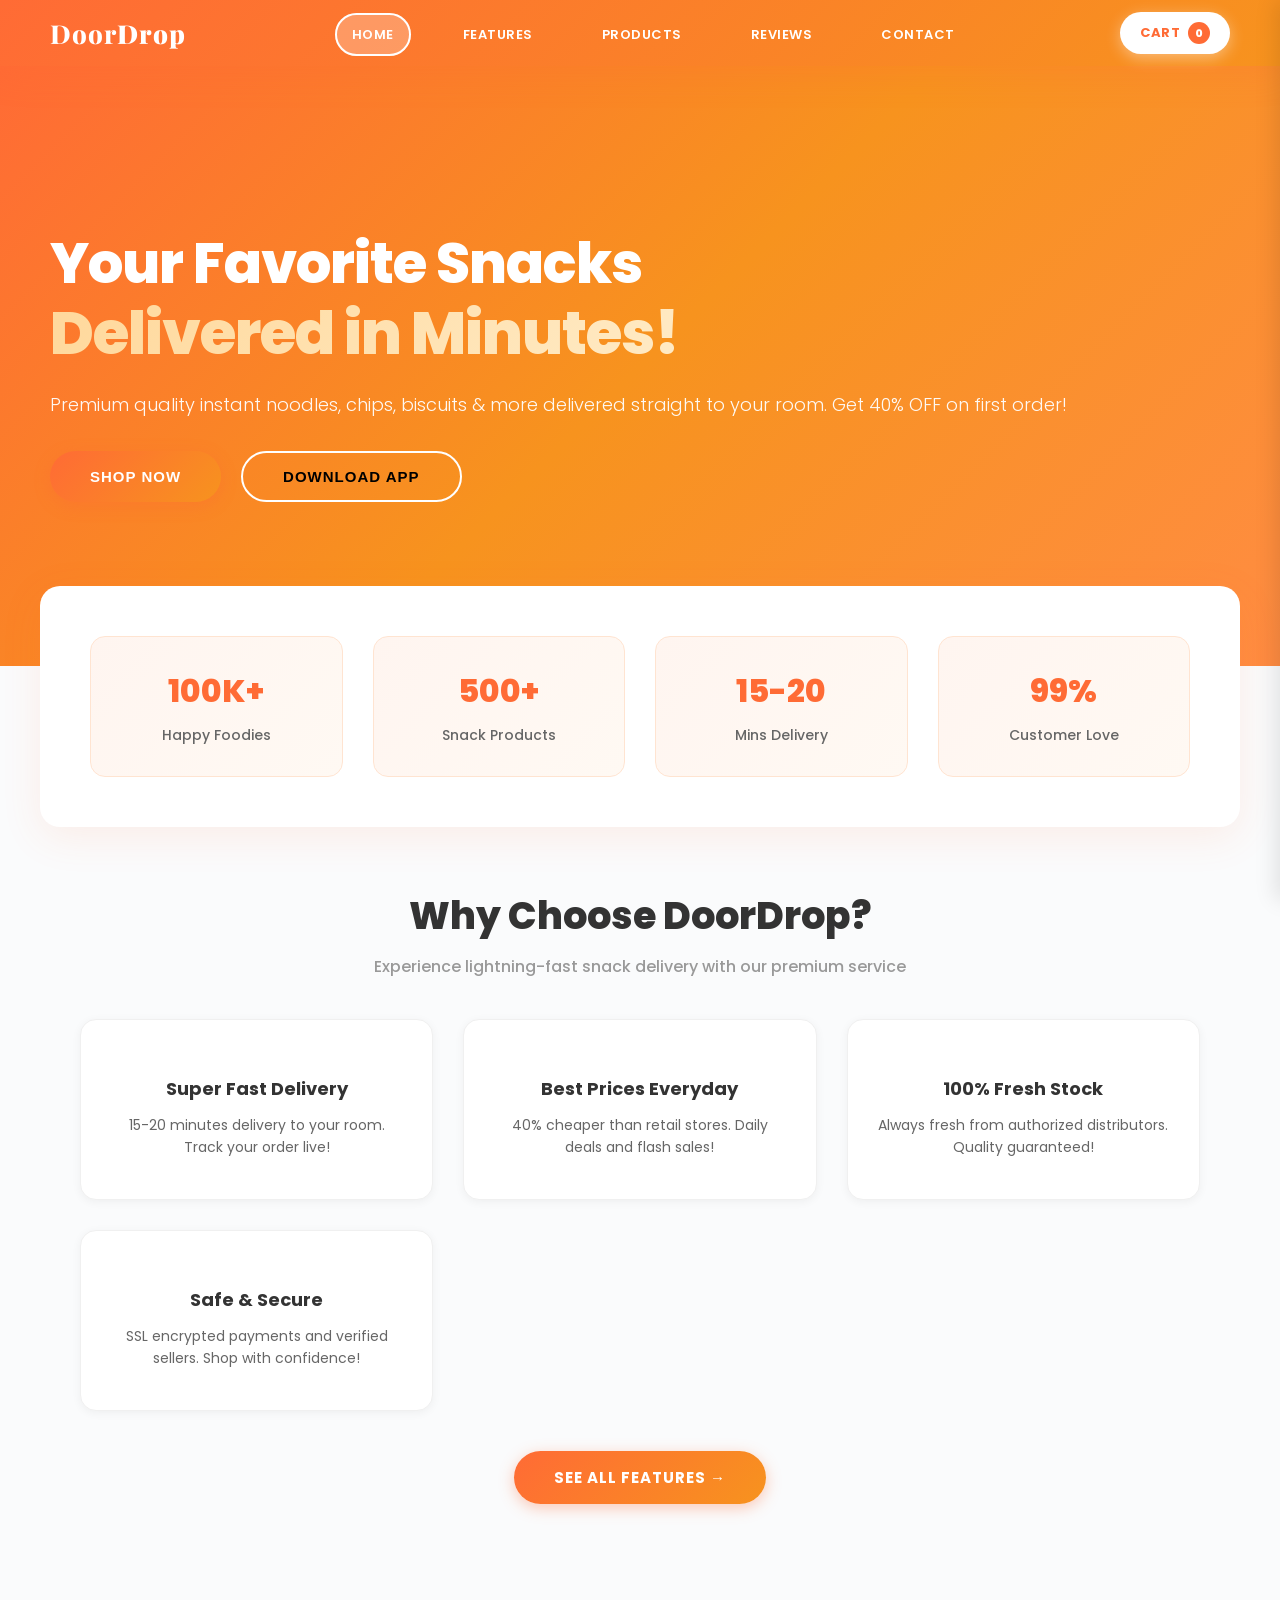
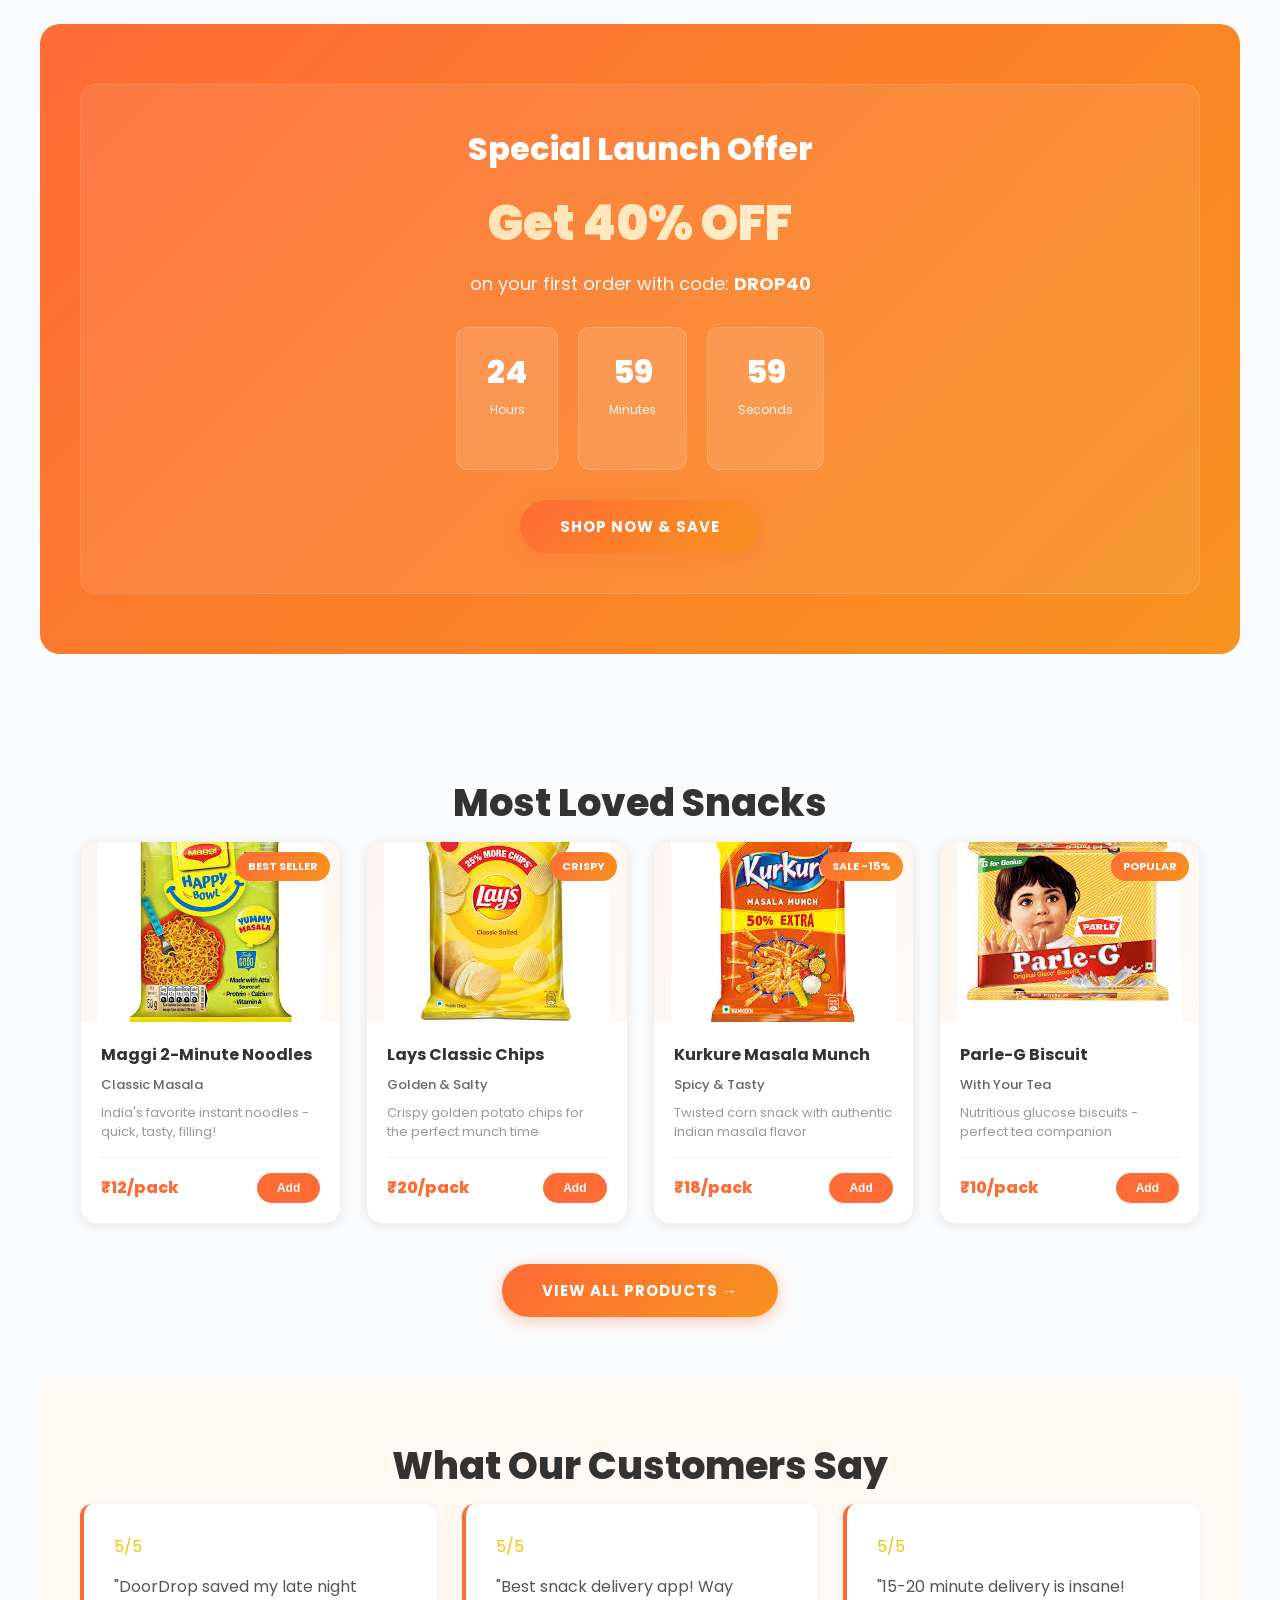
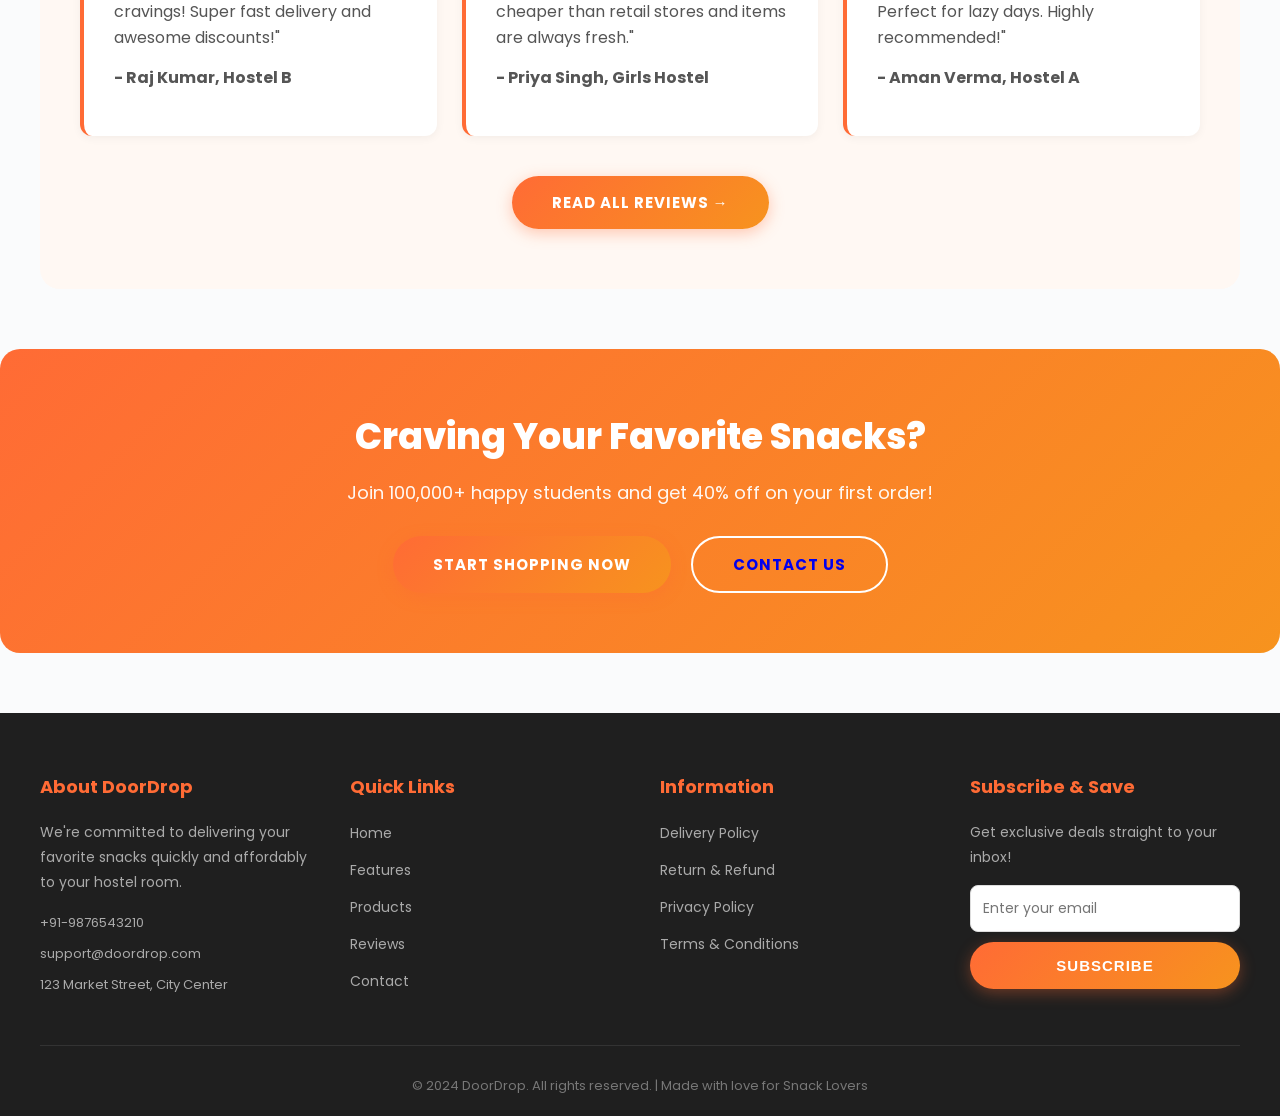
<file: index.html>
<!DOCTYPE html>
<html lang="en">
<head>
    <meta charset="UTF-8">
    <meta name="viewport" content="width=device-width, initial-scale=1.0">
    <title>DoorDrop - Fast Snack Delivery</title>
    <link href="https://fonts.googleapis.com/css2?family=Poppins:wght@300;400;500;600;700;800&family=Playfair+Display:wght@700&display=swap" rel="stylesheet">
    <link rel="stylesheet" href="index.css">
    <script src="script.js"></script>

</head>
<body>

<nav class="navbar">
    <div class="nav-container">
        <div class="logo" onclick="window.location.href='index.html'">Door<span>Drop</span></div>
        <div class="hamburger" onclick="toggleMenu()">
            <span></span><span></span><span></span>
        </div>
        <ul class="nav-links" id="navLinks">
            <li><a href="index.html" class="active">Home</a></li>
            <li><a href="features.html">Features</a></li>
            <li><a href="products.html">Products</a></li>
            <li><a href="reviews.html">Reviews</a></li>
            <li><a href="contact.html">Contact</a></li>
        </ul>
        <button class="nav-cart-btn" onclick="openCart()">
            Cart <span class="cart-badge" id="cartBadge">0</span>
        </button>
    </div>
</nav>

<section class="hero">
    <div class="hero-content">
        <h1>Your Favorite Snacks <span class="highlight">Delivered in Minutes!</span></h1>
        <p>Premium quality instant noodles, chips, biscuits & more delivered straight to your room. Get 40% OFF on first order!</p>
        <div class="cta-buttons">
            <button class="btn-primary" onclick="scrollToSection('offer')">Shop Now</button>
            <button class="btn-secondary" onclick="showToast('Download App Coming Soon!')">Download App</button>
        </div>
    </div>
</section>

<section class="stats">
    <div class="stat-item" onclick="animateCount(this)">
        <h3 data-count="100000">100K+</h3><p>Happy Foodies</p>
    </div>
    <div class="stat-item" onclick="animateCount(this)">
        <h3 data-count="500">500+</h3><p>Snack Products</p>
    </div>
    <div class="stat-item" onclick="animateCount(this)">
        <h3 data-count="15">15-20</h3><p>Mins Delivery</p>
    </div>
    <div class="stat-item" onclick="animateCount(this)">
        <h3 data-count="99">99%</h3><p>Customer Love</p>
    </div>
</section>

<section class="container">
    <h2 class="section-title">Why Choose DoorDrop?</h2>
    <p class="section-subtitle">Experience lightning-fast snack delivery with our premium service</p>
    <div class="features-preview">
        <div class="feature-card" onmouseover="rotateCard(this)" onmouseout="resetCard(this)">
            <div class="feature-icon"></div>
            <h3>Super Fast Delivery</h3>
            <p>15-20 minutes delivery to your room. Track your order live!</p>
        </div>
        <div class="feature-card" onmouseover="rotateCard(this)" onmouseout="resetCard(this)">
            <div class="feature-icon"></div>
            <h3>Best Prices Everyday</h3>
            <p>40% cheaper than retail stores. Daily deals and flash sales!</p>
        </div>
        <div class="feature-card" onmouseover="rotateCard(this)" onmouseout="resetCard(this)">
            <div class="feature-icon"></div>
            <h3>100% Fresh Stock</h3>
            <p>Always fresh from authorized distributors. Quality guaranteed!</p>
        </div>
        <div class="feature-card" onmouseover="rotateCard(this)" onmouseout="resetCard(this)">
            <div class="feature-icon"></div>
            <h3>Safe & Secure</h3>
            <p>SSL encrypted payments and verified sellers. Shop with confidence!</p>
        </div>
    </div>
    <div style="text-align: center; margin-top: 40px;">
        <a href="features.html" class="btn-primary">See All Features →</a>
    </div>
</section>

<section class="offer-section" id="offer">
    <div class="offer-box">
        <h2>Special Launch Offer</h2>
        <h3 class="price-tag">Get 40% OFF</h3>
        <p>on your first order with code: <strong>DROP40</strong></p>
        <div class="countdown">
            <div class="timer-box"><span id="hours">24</span><p>Hours</p></div>
            <div class="timer-box"><span id="minutes">59</span><p>Minutes</p></div>
            <div class="timer-box"><span id="seconds">59</span><p>Seconds</p></div>
        </div>
        <a href="products.html" class="btn-primary">Shop Now & Save</a>
    </div>
</section>

<section class="container">
    <h2 class="section-title">Most Loved Snacks</h2>
    <div class="products-grid">

        <div class="product-card" id="card-1" data-name="Maggi 2-Minute Noodles" data-price="12" data-icon="">
            <div class="product-image">
                <span><img src="maggi.jpg" alt="hee"></span>
                <span class="product-badge">Best Seller</span>
            </div>
            <div class="product-body">
                <h3>Maggi 2-Minute Noodles</h3>
                <p>Classic Masala</p>
                <p class="desc">India's favorite instant noodles - quick, tasty, filling!</p>
                <div class="price-footer">
                    <span class="price">₹12/pack</span>
                    <div class="card-action">
                        <button class="btn-small" onclick="addItem(event,1,'Maggi 2-Minute Noodles',12,'')">Add</button>
                    </div>
                </div>
            </div>
        </div>

        <div class="product-card" id="card-2" data-name="Lays Classic Chips" data-price="20" data-icon="">
            <div class="product-image">
                <span><img src="Lays Classic Chips.jpg" alt="hee"></span>
                <span class="product-badge">Crispy</span>
            </div>
            <div class="product-body">
                <h3>Lays Classic Chips</h3>
                <p>Golden & Salty</p>
                <p class="desc">Crispy golden potato chips for the perfect munch time</p>
                <div class="price-footer">
                    <span class="price">₹20/pack</span>
                    <div class="card-action">
                        <button class="btn-small" onclick="addItem(event,2,'Lays Classic Chips',20,'')">Add</button>
                    </div>
                </div>
            </div>
        </div>

        <div class="product-card" id="card-3" data-name="Kurkure Masala Munch" data-price="18" data-icon="">
            <div class="product-image">
                <span><img src="Kurkure Masala Munch.jpg" alt=""></span>
                <span class="product-badge">Sale -15%</span>
            </div>
            <div class="product-body">
                <h3>Kurkure Masala Munch</h3>
                <p>Spicy & Tasty</p>
                <p class="desc">Twisted corn snack with authentic Indian masala flavor</p>
                <div class="price-footer">
                    <span class="price">₹18/pack</span>
                    <div class="card-action">
                        <button class="btn-small" onclick="addItem(event,3,'Kurkure Masala Munch',18,'')">Add</button>
                    </div>
                </div>
            </div>
        </div>

        <div class="product-card" id="card-4" data-name="Parle-G Biscuit" data-price="10" data-icon="">
            <div class="product-image">
                <span><img src="Parle-G Biscuit.jpg" alt=""></span>
                <span class="product-badge">Popular</span>
            </div>
            <div class="product-body">
                <h3>Parle-G Biscuit</h3>
                <p>With Your Tea</p>
                <p class="desc">Nutritious glucose biscuits - perfect tea companion</p>
                <div class="price-footer">
                    <span class="price">₹10/pack</span>
                    <div class="card-action">
                        <button class="btn-small" onclick="addItem(event,4,'Parle-G Biscuit',10,'')">Add</button>
                    </div>
                </div>
            </div>
        </div>

    </div>
    <div style="text-align: center; margin-top: 40px;">
        <a href="products.html" class="btn-primary">View All Products →</a>
    </div>
</section>

<section class="container" style="background:#fff8f3;border-radius:20px;padding:60px 40px;">
    <h2 class="section-title">What Our Customers Say</h2>
    <div class="testimonials">
        <div class="testimonial-card">
            <div class="rating">5/5</div>
            <p>"DoorDrop saved my late night cravings! Super fast delivery and awesome discounts!"</p>
            <p class="author">- Raj Kumar, Hostel B</p>
        </div>
        <div class="testimonial-card">
            <div class="rating">5/5</div>
            <p>"Best snack delivery app! Way cheaper than retail stores and items are always fresh."</p>
            <p class="author">- Priya Singh, Girls Hostel</p>
        </div>
        <div class="testimonial-card">
            <div class="rating">5/5</div>
            <p>"15-20 minute delivery is insane! Perfect for lazy days. Highly recommended!"</p>
            <p class="author">- Aman Verma, Hostel A</p>
        </div>
    </div>
    <div style="text-align: center; margin-top: 40px;">
        <a href="reviews.html" class="btn-primary">Read All Reviews →</a>
    </div>
</section>

<section class="cta-section">
    <h2>Craving Your Favorite Snacks?</h2>
    <p>Join 100,000+ happy students and get 40% off on your first order!</p>
    <div class="cta-buttons" style="justify-content:center;">
        <a href="products.html" class="btn-primary">Start Shopping Now</a>
        <a href="contact.html" class="btn-secondary">Contact Us</a>
    </div>
</section>

<footer class="footer">
    <div class="footer-content">
        <div class="footer-section">
            <h3>About DoorDrop</h3>
            <p>We're committed to delivering your favorite snacks quickly and affordably to your hostel room.</p>
            <div class="contact-info">
                <p>+91-9876543210</p>
                <p>support@doordrop.com</p>
                <p>123 Market Street, City Center</p>
            </div>
        </div>
        <div class="footer-section">
            <h3>Quick Links</h3>
            <ul>
                <li><a href="index.html">Home</a></li>
                <li><a href="features.html">Features</a></li>
                <li><a href="products.html">Products</a></li>
                <li><a href="reviews.html">Reviews</a></li>
                <li><a href="contact.html">Contact</a></li>
            </ul>
        </div>
        <div class="footer-section">
            <h3>Information</h3>
            <ul>
                <li><a href="#">Delivery Policy</a></li>
                <li><a href="#">Return & Refund</a></li>
                <li><a href="#">Privacy Policy</a></li>
                <li><a href="#">Terms & Conditions</a></li>
            </ul>
        </div>
        <div class="footer-section">
            <h3>Subscribe & Save</h3>
            <p>Get exclusive deals straight to your inbox!</p>
            <div class="form-group" style="margin-bottom:0;">
                <input type="email" id="newsletterEmail" placeholder="Enter your email" style="margin-bottom:10px;">
                <button class="btn-primary" onclick="subscribeNewsletter()" style="width:100%;">Subscribe</button>
            </div>
        </div>
    </div>
    <div class="footer-bottom">
        <p>&copy; 2024 DoorDrop. All rights reserved. | Made with love for Snack Lovers</p>
    </div>
</footer>

<div id="toast" class="toast"></div>

<div class="cart-overlay" id="cartOverlay" onclick="closeCart()"></div>
<aside class="cart-sidebar" id="cartSidebar">
    <div class="cart-sidebar-head">
        <div>
            <h3>Your Cart</h3>
            <div class="cart-head-count" id="cartHeadCount">0 items</div>
        </div>
        <button class="cart-close-btn" onclick="closeCart()">X</button>
    </div>
    <div class="cart-items-scroll" id="cartItemsList">
        <div class="cart-empty-state">
            <div class="cart-empty-icon"></div>
            <p>Your cart is empty.<br>Start adding snacks!</p>
        </div>
    </div>
    <div class="cart-sidebar-foot">
        <div class="cart-total-row">
            <span>Total</span>
            <span class="cart-total-amount" id="cartTotalAmt">₹0</span>
        </div>
        <div class="cart-free-del">Free delivery on orders above ₹199</div>
        <button class="cart-checkout-btn" onclick="openCheckout()">Proceed to Checkout →</button>
    </div>
</aside>

<div class="checkout-modal-bg" id="checkoutModalBg">
    <div class="checkout-modal">
        <div class="checkout-modal-head">
            <h3>Complete Your Order</h3>
            <button class="cart-close-btn" onclick="closeCheckout()">X</button>
        </div>
        <div class="checkout-modal-body">
            <div class="checkout-order-box" id="checkoutSummaryBox"></div>
            <div class="form-group">
                <label>Full Name *</label>
                <input type="text" id="co_name" placeholder="Your full name">
            </div>
            <div class="form-group">
                <label>Phone Number *</label>
                <input type="tel" id="co_phone" placeholder="10-digit mobile number" maxlength="10">
            </div>
            <div class="form-group">
                <label>Email Address</label>
                <input type="email" id="co_email" placeholder="Your email (optional)">
            </div>
            <div class="form-group">
                <label>Hostel Name *</label>
                <select id="co_hostel">
                    <option value="">Select your hostel</option>
                    <option>Archimedes Hostel</option>
                    <option>Franklin Hostel</option>
                    <option>Magellan Hostel</option>
                    <option>Aristotle Hostel</option>
                    <option>Alfred Nobel Hostel</option>
                    <option>Marco Polo Hostel</option>
                    <option>Armstrong Hostel</option>
                    <option>Vasco da Gama Hostel</option>
                    <option>Columbus Hostel</option>
                    <option>IBN Hostel</option>
                    <option>NGH Hostel</option>
                    <option>PI Hostel</option>
                </select>
            </div>
            <div class="hostel-fields-row">
                <div class="form-group" style="margin-bottom:0;">
                    <label>Floor *</label>
                    <select id="co_floor">
                        <option value="">Select floor</option>
                        <option value="Ground">Ground Floor</option>
                        <option value="1st">1st Floor</option>
                        <option value="2nd">2nd Floor</option>
                        <option value="3rd">3rd Floor</option>
                        <option value="4th">4th Floor</option>
                        <option value="5th">5th Floor</option>
                        <option value="6th">6th Floor</option>
                        <option value="7th">7th Floor</option>
                        <option value="8th">8th Floor</option>
                        <option value="9th">9th Floor</option>
                    </select>
                </div>
                <div class="form-group" style="margin-bottom:0;">
                    <label>Room Number *</label>
                    <input type="text" id="co_room" placeholder="e.g. 204">
                </div>
            </div>
            <div class="form-group" style="margin-top:20px;">
                <label>Payment Method *</label>
                <select id="co_payment">
                    <option value="">Select payment method</option>
                    <option value="cod">Cash on Delivery</option>
                    <option value="upi">UPI Payment</option>
                    <option value="card">Credit / Debit Card</option>
                    <option value="netbanking">Net Banking</option>
                </select>
            </div>
            <div class="form-group">
                <label>Promo Code</label>
                <div class="promo-row">
                    <input type="text" id="co_promo" placeholder="e.g. DROP40">
                    <button class="btn-small" onclick="applyPromo()">Apply</button>
                </div>
            </div>
            <button class="cart-checkout-btn" onclick="placeOrder()" style="margin-top:20px;">Place Order</button>
        </div>
    </div>
</div>

<div class="success-modal-bg" id="successModalBg">
    <div class="success-modal-box">
        <div class="success-check"></div>
        <h2>Order Placed Successfully!</h2>
        <p>Thank you for ordering with DoorDrop. Your delicious snacks are on the way!</p>
        <div class="success-order-id" id="successOrderId">DD000000</div>
        <div class="success-delivery-note" id="successDeliveryNote"></div>
        <button class="btn-primary" onclick="closeSuccess()">Back to Home</button>
    </div>
</div>

<script src="script.js"></script>
</body>
</html>
</file>
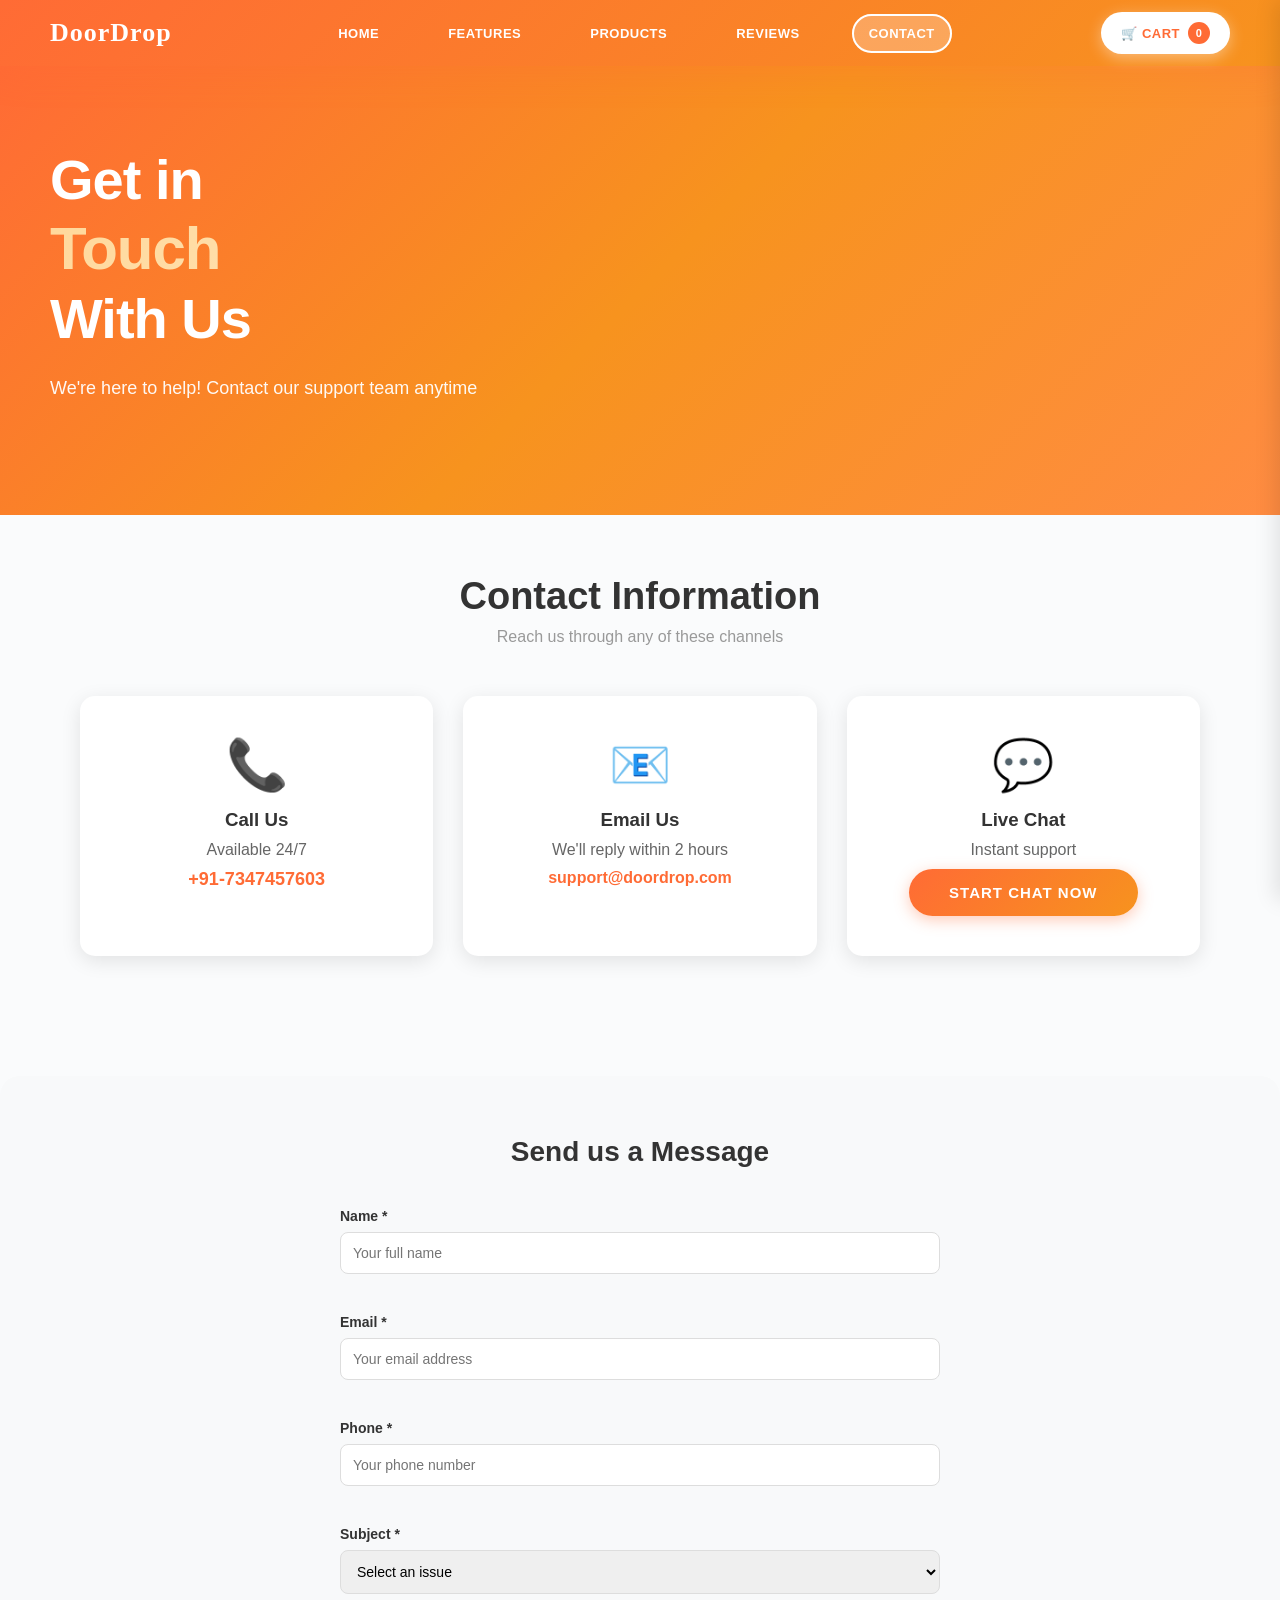
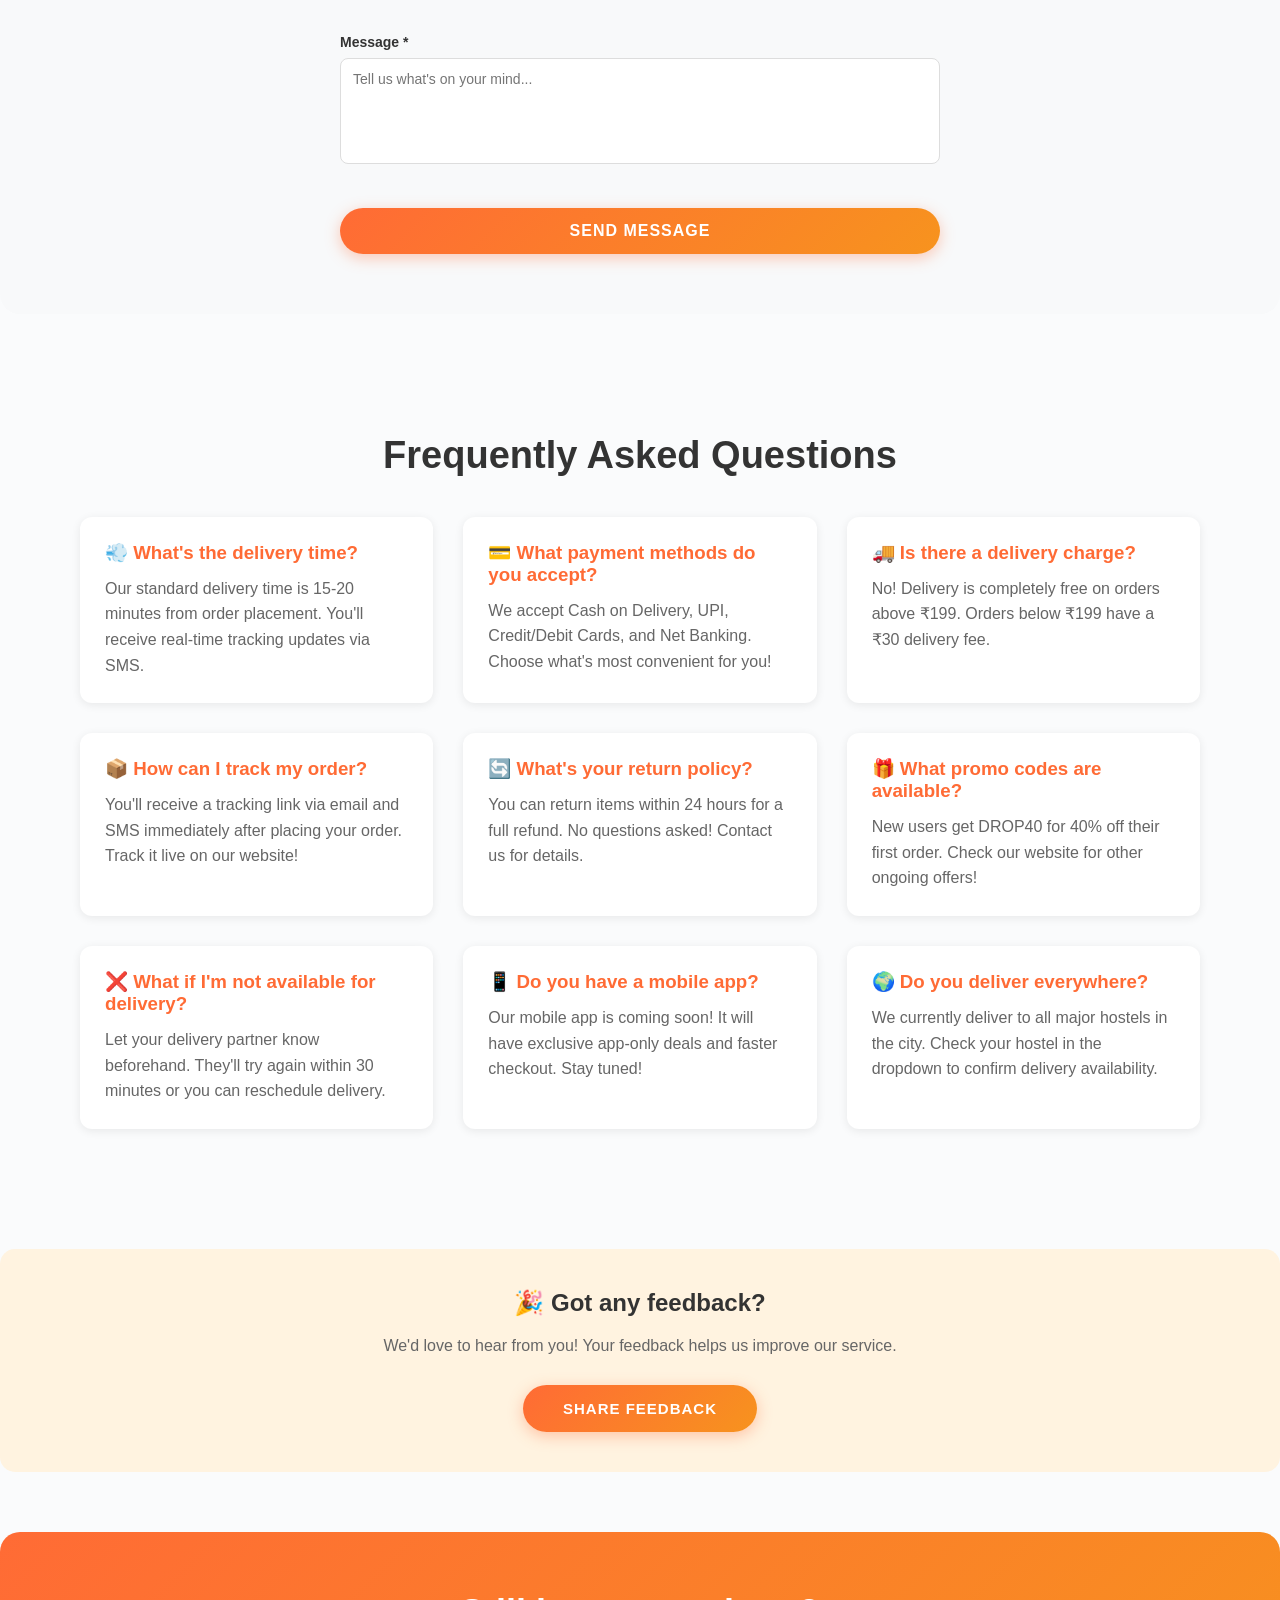
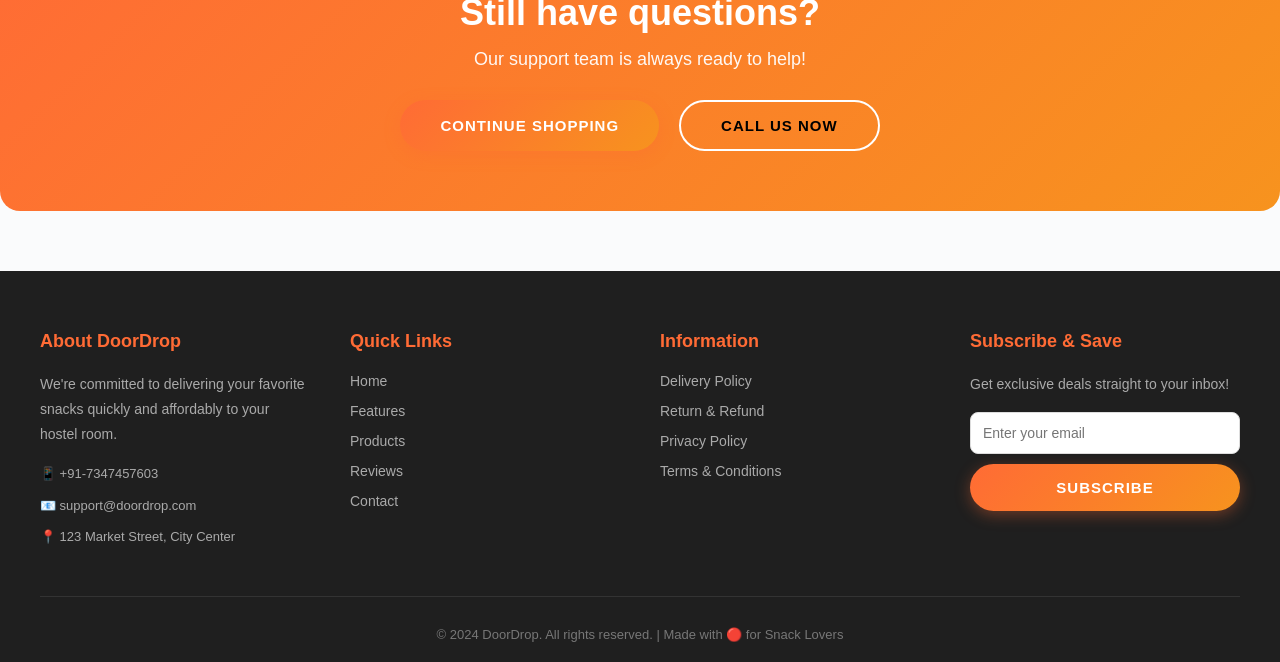
<file: contact.html>
<!DOCTYPE html>
<html lang="en">

<head>
    <meta charset="UTF-8">
    <meta name="viewport" content="width=device-width, initial-scale=1.0">
    <title>Contact Us - DoorDrop</title>
    <link
        rel="stylesheet">
    <link rel="stylesheet" href="style.css">
</head>

<body>

    <nav class="navbar">
        <div class="nav-container">
            <div class="logo" onclick="window.location.href='index.html'"> Door<span>Drop</span></div>
            <ul class="nav-links" id="navLinks">
                <li><a href="index.html">Home</a></li>
                <li><a href="features.html">Features</a></li>
                <li><a href="products.html">Products</a></li>
                <li><a href="reviews.html">Reviews</a></li>
                <li><a href="contact.html" class="active">Contact</a></li>
            </ul>
            <button class="nav-cart-btn" onclick="openCart()">🛒 Cart <span class="cart-badge"
                    id="cartBadge">0</span></button>
        </div>
    </nav>

    <section class="hero" style="min-height:300px;">
        <div class="hero-content">
            <h1>Get in <span class="highlight">Touch</span> With Us</h1>
            <p>We're here to help! Contact our support team anytime</p>
        </div>
    </section>

    <section class="container">
        <h2 class="section-title">Contact Information</h2>
        <p class="section-subtitle">Reach us through any of these channels</p>

        <div
            style="display:grid;grid-template-columns:repeat(auto-fit,minmax(250px,1fr));gap:30px;margin-top:50px;margin-bottom:60px;">
            <div
                style="background:white;padding:40px;border-radius:15px;box-shadow:0 5px 20px rgba(0,0,0,0.1);text-align:center;">
                <div style="font-size:50px;margin-bottom:15px;">📞</div>
                <h3>Call Us</h3>
                <p style="margin:10px 0;color:#666;">Available 24/7</p>
                <p style="font-size:18px;font-weight:600;color:#ff6b35;">+91-7347457603</p>
            </div>

            <div
                style="background:white;padding:40px;border-radius:15px;box-shadow:0 5px 20px rgba(0,0,0,0.1);text-align:center;">
                <div style="font-size:50px;margin-bottom:15px;">📧</div>
                <h3>Email Us</h3>
                <p style="margin:10px 0;color:#666;">We'll reply within 2 hours</p>
                <p style="font-size:16px;font-weight:600;color:#ff6b35;">support@doordrop.com</p>
            </div>

            <div
                style="background:white;padding:40px;border-radius:15px;box-shadow:0 5px 20px rgba(0,0,0,0.1);text-align:center;">
                <div style="font-size:50px;margin-bottom:15px;">💬</div>
                <h3>Live Chat</h3>
                <p style="margin:10px 0;color:#666;">Instant support</p>
                <button class="btn-primary" onclick="showToast('💬 Live chat feature coming soon!')">Start Chat
                    Now</button>
            </div>
        </div>
    </section>

    <section style="background:#f8f9fa;padding:60px 40px;border-radius:20px;">
        <div style="max-width:600px;margin:0 auto;">
            <h2 style="text-align:center;margin-bottom:40px;font-size:28px;">Send us a Message</h2>
            <form style="display:flex;flex-direction:column;gap:20px;">
                <div class="form-group">
                    <label style="color:#333;font-weight:600;display:block;margin-bottom:8px;">Name *</label>
                    <input type="text" placeholder="Your full name"
                        style="width:100%;padding:12px;border:1px solid #ddd;border-radius:8px;font-family:'Poppins',sans-serif;font-size:14px;">
                </div>

                <div class="form-group">
                    <label style="color:#333;font-weight:600;display:block;margin-bottom:8px;">Email *</label>
                    <input type="email" placeholder="Your email address"
                        style="width:100%;padding:12px;border:1px solid #ddd;border-radius:8px;font-family:'Poppins',sans-serif;font-size:14px;">
                </div>

                <div class="form-group">
                    <label style="color:#333;font-weight:600;display:block;margin-bottom:8px;">Phone *</label>
                    <input type="tel" placeholder="Your phone number"
                        style="width:100%;padding:12px;border:1px solid #ddd;border-radius:8px;font-family:'Poppins',sans-serif;font-size:14px;"
                        maxlength="10">
                </div>

                <div class="form-group">
                    <label style="color:#333;font-weight:600;display:block;margin-bottom:8px;">Subject *</label>
                    <select
                        style="width:100%;padding:12px;border:1px solid #ddd;border-radius:8px;font-family:'Poppins',sans-serif;font-size:14px;">
                        <option>Select an issue</option>
                        <option>Order Issue</option>
                        <option>Delivery Problem</option>
                        <option>Product Quality</option>
                        <option>Payment Issue</option>
                        <option>Refund Request</option>
                        <option>General Inquiry</option>
                        <option>Partnership</option>
                    </select>
                </div>

                <div class="form-group">
                    <label style="color:#333;font-weight:600;display:block;margin-bottom:8px;">Message *</label>
                    <textarea placeholder="Tell us what's on your mind..." rows="5"
                        style="width:100%;padding:12px;border:1px solid #ddd;border-radius:8px;font-family:'Poppins',sans-serif;font-size:14px;resize:none;"></textarea>
                </div>

                <button class="btn-primary" onclick="showToast('✅ Message sent! We\'ll get back to you soon.')"
                    type="button" style="padding:14px;font-size:16px;border:none;cursor:pointer;width:100%;">Send
                    Message</button>
            </form>
        </div>
    </section>

    <section class="container" style="margin-top:60px;">
        <h2 class="section-title">Frequently Asked Questions</h2>
        <div style="display:grid;grid-template-columns:repeat(auto-fit,minmax(300px,1fr));gap:30px;margin-top:40px;">

            <div style="background:white;padding:25px;border-radius:12px;box-shadow:0 2px 10px rgba(0,0,0,0.08);">
                <h3 style="color:#ff6b35;margin-bottom:12px;">💨 What's the delivery time?</h3>
                <p style="color:#666;line-height:1.6;">Our standard delivery time is 15-20 minutes from order placement.
                    You'll receive real-time tracking updates via SMS.</p>
            </div>

            <div style="background:white;padding:25px;border-radius:12px;box-shadow:0 2px 10px rgba(0,0,0,0.08);">
                <h3 style="color:#ff6b35;margin-bottom:12px;">💳 What payment methods do you accept?</h3>
                <p style="color:#666;line-height:1.6;">We accept Cash on Delivery, UPI, Credit/Debit Cards, and Net
                    Banking. Choose what's most convenient for you!</p>
            </div>

            <div style="background:white;padding:25px;border-radius:12px;box-shadow:0 2px 10px rgba(0,0,0,0.08);">
                <h3 style="color:#ff6b35;margin-bottom:12px;">🚚 Is there a delivery charge?</h3>
                <p style="color:#666;line-height:1.6;">No! Delivery is completely free on orders above ₹199. Orders
                    below ₹199 have a ₹30 delivery fee.</p>
            </div>

            <div style="background:white;padding:25px;border-radius:12px;box-shadow:0 2px 10px rgba(0,0,0,0.08);">
                <h3 style="color:#ff6b35;margin-bottom:12px;">📦 How can I track my order?</h3>
                <p style="color:#666;line-height:1.6;">You'll receive a tracking link via email and SMS immediately
                    after placing your order. Track it live on our website!</p>
            </div>

            <div style="background:white;padding:25px;border-radius:12px;box-shadow:0 2px 10px rgba(0,0,0,0.08);">
                <h3 style="color:#ff6b35;margin-bottom:12px;">🔄 What's your return policy?</h3>
                <p style="color:#666;line-height:1.6;">You can return items within 24 hours for a full refund. No
                    questions asked! Contact us for details.</p>
            </div>

            <div style="background:white;padding:25px;border-radius:12px;box-shadow:0 2px 10px rgba(0,0,0,0.08);">
                <h3 style="color:#ff6b35;margin-bottom:12px;">🎁 What promo codes are available?</h3>
                <p style="color:#666;line-height:1.6;">New users get DROP40 for 40% off their first order. Check our
                    website for other ongoing offers!</p>
            </div>

            <div style="background:white;padding:25px;border-radius:12px;box-shadow:0 2px 10px rgba(0,0,0,0.08);">
                <h3 style="color:#ff6b35;margin-bottom:12px;">❌ What if I'm not available for delivery?</h3>
                <p style="color:#666;line-height:1.6;">Let your delivery partner know beforehand. They'll try again
                    within 30 minutes or you can reschedule delivery.</p>
            </div>

            <div style="background:white;padding:25px;border-radius:12px;box-shadow:0 2px 10px rgba(0,0,0,0.08);">
                <h3 style="color:#ff6b35;margin-bottom:12px;">📱 Do you have a mobile app?</h3>
                <p style="color:#666;line-height:1.6;">Our mobile app is coming soon! It will have exclusive app-only
                    deals and faster checkout. Stay tuned!</p>
            </div>

            <div style="background:white;padding:25px;border-radius:12px;box-shadow:0 2px 10px rgba(0,0,0,0.08);">
                <h3 style="color:#ff6b35;margin-bottom:12px;">🌍 Do you deliver everywhere?</h3>
                <p style="color:#666;line-height:1.6;">We currently deliver to all major hostels in the city. Check your
                    hostel in the dropdown to confirm delivery availability.</p>
            </div>

        </div>
    </section>

    <section style="background:#fff3e0;padding:40px;border-radius:15px;margin:60px 0;">
        <h2 style="text-align:center;margin-bottom:20px;">🎉 Got any feedback?</h2>
        <p style="text-align:center;color:#666;margin-bottom:30px;">We'd love to hear from you! Your feedback helps us
            improve our service.</p>
        <div style="text-align:center;">
            <button class="btn-primary"
                onclick="showToast('Thanks for your feedback! Please fill the contact form above.')">Share
                Feedback</button>
        </div>
    </section>

    <section class="cta-section">
        <h2>Still have questions?</h2>
        <p>Our support team is always ready to help!</p>
        <div class="cta-buttons" style="justify-content:center;">
            <a href="products.html" class="btn-primary">Continue Shopping</a>
            <button class="btn-secondary" onclick="showToast('📞 Calling support team...')">Call Us Now</button>
        </div>
    </section>

    <footer class="footer">
        <div class="footer-content">
            <div class="footer-section">
                <h3>About DoorDrop</h3>
                <p>We're committed to delivering your favorite snacks quickly and affordably to your hostel room.</p>
                <div class="contact-info">
                    <p>📱 +91-7347457603</p>
                    <p>📧 support@doordrop.com</p>
                    <p>📍 123 Market Street, City Center</p>
                </div>
            </div>
            <div class="footer-section">
                <h3>Quick Links</h3>
                <ul>
                    <li><a href="index.html">Home</a></li>
                    <li><a href="features.html">Features</a></li>
                    <li><a href="products.html">Products</a></li>
                    <li><a href="reviews.html">Reviews</a></li>
                    <li><a href="contact.html">Contact</a></li>
                </ul>
            </div>
            <div class="footer-section">
                <h3>Information</h3>
                <ul>
                    <li><a href="#">Delivery Policy</a></li>
                    <li><a href="#">Return & Refund</a></li>
                    <li><a href="#">Privacy Policy</a></li>
                    <li><a href="#">Terms & Conditions</a></li>
                </ul>
            </div>
            <div class="footer-section">
                <h3>Subscribe & Save</h3>
                <p>Get exclusive deals straight to your inbox!</p>
                <div class="form-group" style="margin-bottom:0;">
                    <input type="email" id="newsletterEmail" placeholder="Enter your email" style="margin-bottom:10px;">
                    <button class="btn-primary" onclick="subscribeNewsletter()" style="width:100%;">Subscribe</button>
                </div>
            </div>
        </div>
        <div class="footer-bottom">
            <p>&copy; 2024 DoorDrop. All rights reserved. | Made with 🔴 for Snack Lovers</p>
        </div>
    </footer>

    <div id="toast" class="toast"></div>
    <div class="cart-overlay" id="cartOverlay" onclick="closeCart()"></div>
    <aside class="cart-sidebar" id="cartSidebar">
        <div class="cart-sidebar-head">
            <div>
                <h3>🛒 Your Cart</h3>
                <div class="cart-head-count" id="cartHeadCount">0 items</div>
            </div>
            <button class="cart-close-btn" onclick="closeCart()">✕</button>
        </div>
        <div class="cart-items-scroll" id="cartItemsList">
            <div class="cart-empty-state">
                <div class="cart-empty-icon">🛒</div>
                <p>Your cart is empty.<br>Start adding snacks!</p>
            </div>
        </div>
        <div class="cart-sidebar-foot">
            <div class="cart-total-row">
                <span>Total</span>
                <span class="cart-total-amount" id="cartTotalAmt">₹0</span>
            </div>
            <div class="cart-free-del">🚚 Free delivery on orders above ₹199</div>
            <button class="cart-checkout-btn" onclick="openCheckout()">Proceed to Checkout →</button>
        </div>
    </aside>

    <div class="checkout-modal-bg" id="checkoutModalBg">
        <div class="checkout-modal">
            <div class="checkout-modal-head">
                <h3>📋 Complete Your Order</h3>
                <button class="cart-close-btn" onclick="closeCheckout()">✕</button>
            </div>
            <div class="checkout-modal-body">
                <div class="checkout-order-box" id="checkoutSummaryBox"></div>
                <div class="form-group">
                    <label>Full Name *</label>
                    <input type="text" id="co_name" placeholder="Your full name">
                </div>
                <div class="form-group">
                    <label>Phone Number *</label>
                    <input type="tel" id="co_phone" placeholder="10-digit mobile number" maxlength="10">
                </div>
                <div class="form-group">
                    <label>Email Address</label>
                    <input type="email" id="co_email" placeholder="Your email (optional)">
                </div>
                <div class="form-group">
                    <label>🏠 Hostel Name *</label>
                    <select id="co_hostel">
                        <option value="">Select your hostel</option>
                        <option>Archimedes Hostel</option>
                        <option>Franklin Hostel</option>
                        <option>Magellan Hostel</option>
                        <option>Aristotle Hostel</option>
                        <option>Alfred Nobel Hostel</option>
                        <option>Marco Polo Hostel</option>
                        <option>Armstrong Hostel</option>
                        <option>Vasco da Gama Hostel</option>
                        <option>Columbus Hostel</option>
                        <option>IBN Hostel</option>
                        <option>NGH Hostel</option>
                        <option>PI Hostel</option>
                    </select>
                </div>
                <div class="hostel-fields-row">
                    <div class="form-group" style="margin-bottom:0;">
                        <label>🏢 Floor *</label>
                        <select id="co_floor">
                            <option value="">Select floor</option>
                            <option value="Ground">Ground Floor</option>
                            <option value="1st">1st Floor</option>
                            <option value="2nd">2nd Floor</option>
                            <option value="3rd">3rd Floor</option>
                            <option value="4th">4th Floor</option>
                            <option value="5th">5th Floor</option>
                            <option value="6th">6th Floor</option>
                            <option value="7th">7th Floor</option>
                            <option value="8th">8th Floor</option>
                            <option value="9th">9th Floor</option>
                        </select>
                    </div>
                    <div class="form-group" style="margin-bottom:0;">
                        <label>🚪 Room Number *</label>
                        <input type="text" id="co_room" placeholder="e.g. 204">
                    </div>
                </div>
                <div class="form-group" style="margin-top:20px;">
                    <label>Payment Method *</label>
                    <select id="co_payment">
                        <option value="">Select payment method</option>
                        <option value="cod">Cash on Delivery</option>
                        <option value="upi">UPI Payment</option>
                        <option value="card">Credit / Debit Card</option>
                        <option value="netbanking">Net Banking</option>
                    </select>
                </div>
                <div class="form-group">
                    <label>Promo Code</label>
                    <div class="promo-row">
                        <input type="text" id="co_promo" placeholder="e.g. DROP40">
                        <button class="btn-small" onclick="applyPromo()">Apply</button>
                    </div>
                </div>
                <button class="cart-checkout-btn" onclick="placeOrder()" style="margin-top:20px;">✅ Place Order</button>
            </div>
        </div>
    </div>

    <div class="success-modal-bg" id="successModalBg">
        <div class="success-modal-box">
            <div class="success-check">✅</div>
            <h2>Order Placed Successfully!</h2>
            <p>Thank you for shopping with DoorDrop. Your snacks are on the way to your room!</p>
            <div class="success-order-id" id="successOrderId">DD000000</div>
            <div class="success-delivery-note" id="successDeliveryNote"></div>
            <button class="btn-primary" onclick="closeSuccess()">Back to Home</button>
        </div>
    </div>

    <script src="script.js"></script>
</body>

</html>
</file>
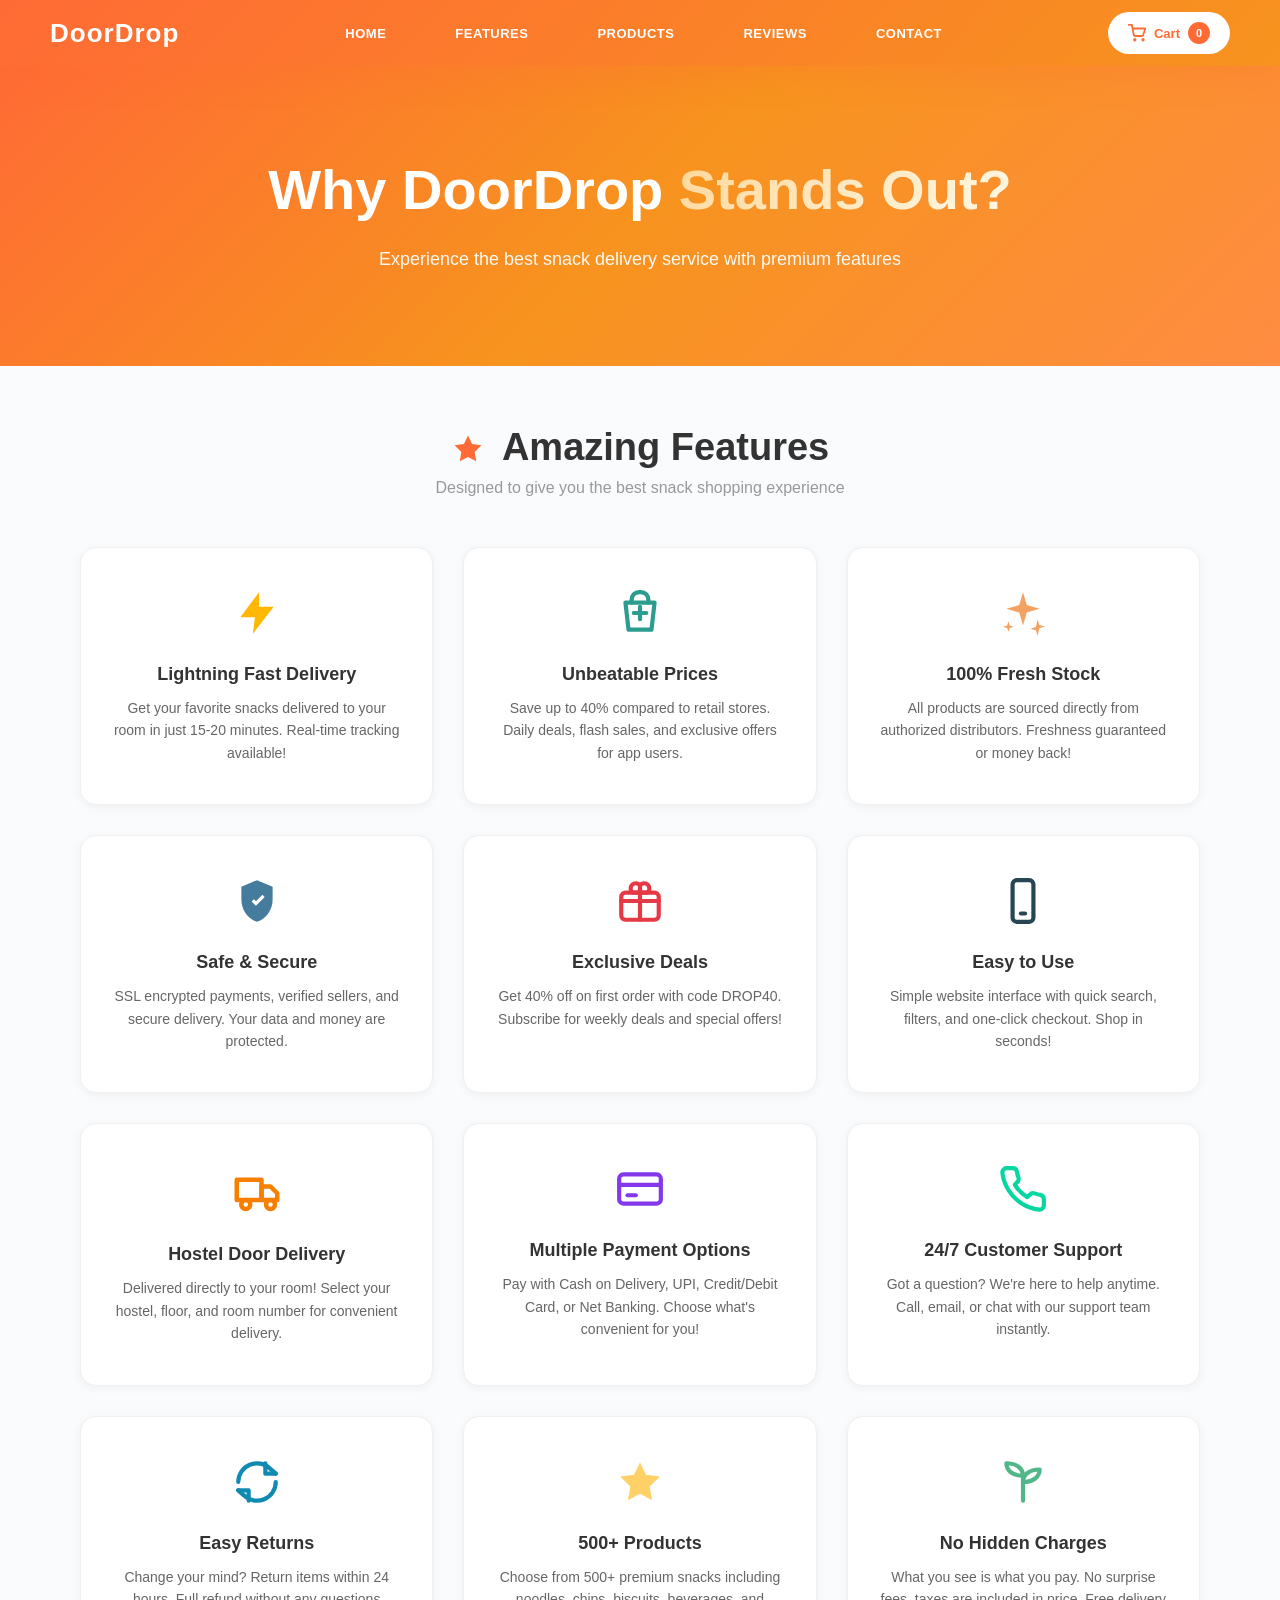
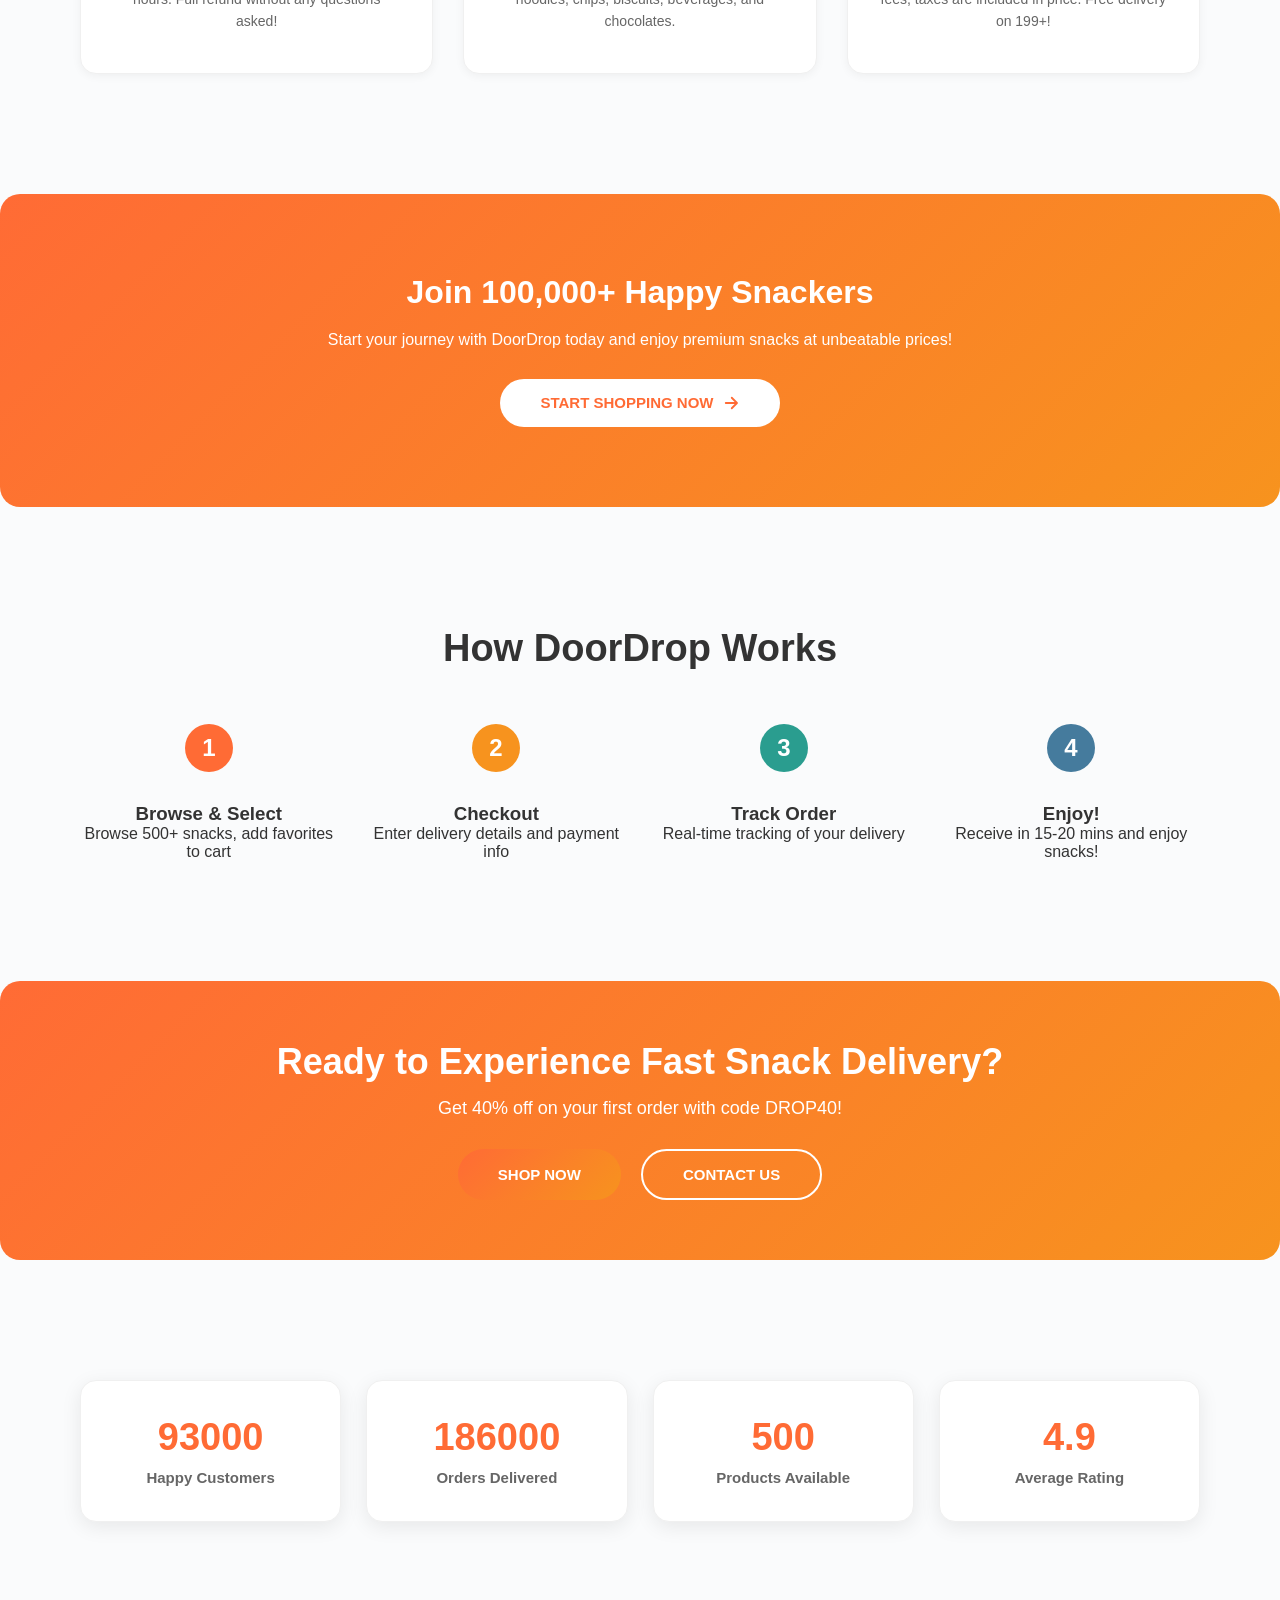
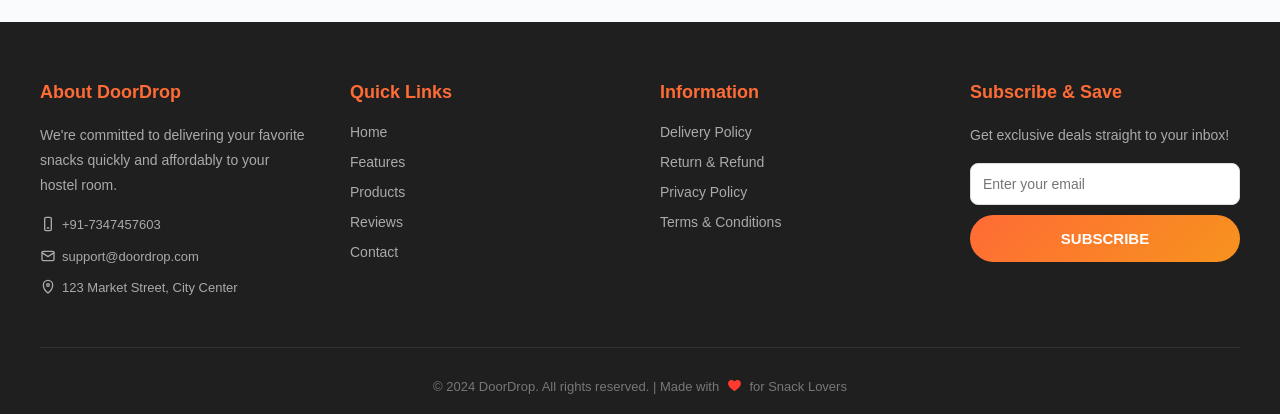
<file: features.html>
<!DOCTYPE html>
<html lang="en">
<head>
    <meta charset="UTF-8">
    <meta name="viewport" content="width=device-width, initial-scale=1.0">
    <title>Features - DoorDrop</title>
    <link rel="stylesheet" href="feature.css">
</head>
<body>

<nav class="navbar">
    <div class="nav-container">
        <div class="logo" onclick="window.location.href='index.html'"> Door<span>Drop</span></div>

        <ul class="nav-links" id="navLinks">
            <li><a href="index.html">Home</a></li>
            <li><a href="feature.html" class="active">Features</a></li>
            <li><a href="products.html">Products</a></li>
            <li><a href="reviews.html">Reviews</a></li>
            <li><a href="contact.html">Contact</a></li>
        </ul>
        <button class="nav-cart-btn" onclick="openCart()">
            <svg width="18" height="18" viewBox="0 0 24 24" fill="none" stroke="currentColor" stroke-width="2.4" stroke-linecap="round" stroke-linejoin="round" aria-hidden="true">
                <circle cx="9" cy="21" r="1"></circle>
                <circle cx="20" cy="21" r="1"></circle>
                <path d="M1 1h4l2.7 13.4a2 2 0 0 0 2 1.6h8.7a2 2 0 0 0 2-1.6L23 6H6"></path>
            </svg>
            Cart <span class="cart-badge" id="cartBadge">0</span>
        </button>
    </div>
</nav>

<section class="hero" style="min-height:300px;">
    <div class="hero-content">
        <h1>Why DoorDrop <span class="highlight">Stands Out?</span></h1>
        <p>Experience the best snack delivery service with premium features</p>
    </div>
</section>

<section class="container">
    <h2 class="section-title">
        <svg width="34" height="34" viewBox="0 0 24 24" fill="#ff6b35" aria-hidden="true" style="vertical-align:-6px;margin-right:8px;">
            <path d="M12 2.5l2.9 6 6.6.9-4.8 4.7 1.1 6.6L12 17.6l-5.8 3.1 1.1-6.6-4.8-4.7 6.6-.9L12 2.5z"></path>
        </svg>
        Amazing Features
    </h2>
    <p class="section-subtitle">Designed to give you the best snack shopping experience</p>

    <div style="display:grid;grid-template-columns:repeat(auto-fit,minmax(280px,1fr));gap:30px;margin-top:50px;">

        <div class="feature-card" onmouseover="rotateCard(this)" onmouseout="resetCard(this)">
            <div class="feature-icon"><svg width="50" height="50" viewBox="0 0 24 24" fill="#ffb703" aria-hidden="true"><path d="M13 2 4 14h7l-1 8 10-13h-7V2z"></path></svg></div>
            <h3>Lightning Fast Delivery</h3>
            <p>Get your favorite snacks delivered to your room in just 15-20 minutes. Real-time tracking available!</p>
        </div>

        <div class="feature-card" onmouseover="rotateCard(this)" onmouseout="resetCard(this)">
            <div class="feature-icon"><svg width="50" height="50" viewBox="0 0 24 24" fill="none" stroke="#2a9d8f" stroke-width="2" stroke-linecap="round" stroke-linejoin="round" aria-hidden="true"><path d="M8 7V5.5A3.5 3.5 0 0 1 11.5 2h1A3.5 3.5 0 0 1 16 5.5V7"></path><path d="M5 7h14l-1.5 13h-11L5 7z"></path><path d="M9 12h6"></path><path d="M12 9v6"></path></svg></div>
            <h3>Unbeatable Prices</h3>
            <p>Save up to 40% compared to retail stores. Daily deals, flash sales, and exclusive offers for app users.</p>
        </div>

        <div class="feature-card" onmouseover="rotateCard(this)" onmouseout="resetCard(this)">
            <div class="feature-icon"><svg width="50" height="50" viewBox="0 0 24 24" fill="#f4a261" aria-hidden="true"><path d="M12 2l1.8 6.2L20 10l-6.2 1.8L12 18l-1.8-6.2L4 10l6.2-1.8L12 2z"></path><path d="M19 15l.8 2.7 2.7.8-2.7.8L19 23l-.8-2.7-2.7-.8 2.7-.8L19 15z"></path><path d="M5 16l.6 2 2 .6-2 .6L5 21l-.6-1.8-2-.6 2-.6L5 16z"></path></svg></div>
            <h3>100% Fresh Stock</h3>
            <p>All products are sourced directly from authorized distributors. Freshness guaranteed or money back!</p>
        </div>

        <div class="feature-card" onmouseover="rotateCard(this)" onmouseout="resetCard(this)">
            <div class="feature-icon"><svg width="50" height="50" viewBox="0 0 24 24" fill="#457b9d" aria-hidden="true"><path d="M12 2 4.5 5.2v6.1c0 4.9 3.1 9.3 7.5 10.7 4.4-1.4 7.5-5.8 7.5-10.7V5.2L12 2zm3.7 8.1-4.2 4.2-2.1-2.1 1.1-1.1 1 1 3.1-3.1 1.1 1.1z"></path></svg></div>
            <h3>Safe & Secure</h3>
            <p>SSL encrypted payments, verified sellers, and secure delivery. Your data and money are protected.</p>
        </div>

        <div class="feature-card" onmouseover="rotateCard(this)" onmouseout="resetCard(this)">
            <div class="feature-icon"><svg width="50" height="50" viewBox="0 0 24 24" fill="none" stroke="#e63946" stroke-width="2" stroke-linecap="round" stroke-linejoin="round" aria-hidden="true"><rect x="3" y="8" width="18" height="13" rx="2"></rect><path d="M12 8v13"></path><path d="M3 12h18"></path><path d="M12 8H8.5A2.5 2.5 0 1 1 12 4.5V8z"></path><path d="M12 8h3.5A2.5 2.5 0 1 0 12 4.5V8z"></path></svg></div>
            <h3>Exclusive Deals</h3>
            <p>Get 40% off on first order with code DROP40. Subscribe for weekly deals and special offers!</p>
        </div>

        <div class="feature-card" onmouseover="rotateCard(this)" onmouseout="resetCard(this)">
            <div class="feature-icon"><svg width="50" height="50" viewBox="0 0 24 24" fill="none" stroke="#264653" stroke-width="2" stroke-linecap="round" stroke-linejoin="round" aria-hidden="true"><rect x="7" y="2" width="10" height="20" rx="2"></rect><path d="M11 18h2"></path></svg></div>
            <h3>Easy to Use</h3>
            <p>Simple website interface with quick search, filters, and one-click checkout. Shop in seconds!</p>
        </div>

        <div class="feature-card" onmouseover="rotateCard(this)" onmouseout="resetCard(this)">
            <div class="feature-icon"><svg width="54" height="54" viewBox="0 0 24 24" fill="none" stroke="#f77f00" stroke-width="2" stroke-linecap="round" stroke-linejoin="round" aria-hidden="true"><path d="M3 7h11v9H3z"></path><path d="M14 10h4l3 3v3h-7z"></path><circle cx="7" cy="18" r="2"></circle><circle cx="18" cy="18" r="2"></circle></svg></div>
            <h3>Hostel Door Delivery</h3>
            <p>Delivered directly to your room! Select your hostel, floor, and room number for convenient delivery.</p>
        </div>

        <div class="feature-card" onmouseover="rotateCard(this)" onmouseout="resetCard(this)">
            <div class="feature-icon"><svg width="50" height="50" viewBox="0 0 24 24" fill="none" stroke="#8338ec" stroke-width="2" stroke-linecap="round" stroke-linejoin="round" aria-hidden="true"><rect x="2" y="5" width="20" height="14" rx="2"></rect><path d="M2 10h20"></path><path d="M6 15h4"></path></svg></div>
            <h3>Multiple Payment Options</h3>
            <p>Pay with Cash on Delivery, UPI, Credit/Debit Card, or Net Banking. Choose what's convenient for you!</p>
        </div>

        <div class="feature-card" onmouseover="rotateCard(this)" onmouseout="resetCard(this)">
            <div class="feature-icon"><svg width="50" height="50" viewBox="0 0 24 24" fill="none" stroke="#06d6a0" stroke-width="2" stroke-linecap="round" stroke-linejoin="round" aria-hidden="true"><path d="M22 16.9v3a2 2 0 0 1-2.2 2 19.8 19.8 0 0 1-8.6-3.1 19.5 19.5 0 0 1-6-6A19.8 19.8 0 0 1 2.1 4.2 2 2 0 0 1 4.1 2h3a2 2 0 0 1 2 1.7c.1 1 .4 2 .7 2.8a2 2 0 0 1-.5 2.1L8.1 9.9a16 16 0 0 0 6 6l1.3-1.3a2 2 0 0 1 2.1-.5c.9.3 1.8.6 2.8.7a2 2 0 0 1 1.7 2.1z"></path></svg></div>
            <h3>24/7 Customer Support</h3>
            <p>Got a question? We're here to help anytime. Call, email, or chat with our support team instantly.</p>
        </div>

        <div class="feature-card" onmouseover="rotateCard(this)" onmouseout="resetCard(this)">
            <div class="feature-icon"><svg width="50" height="50" viewBox="0 0 24 24" fill="none" stroke="#118ab2" stroke-width="2" stroke-linecap="round" stroke-linejoin="round" aria-hidden="true"><path d="M21 12a9 9 0 0 1-15.3 6.4L3 16"></path><path d="M3 16h5v5"></path><path d="M3 12A9 9 0 0 1 18.3 5.6L21 8"></path><path d="M21 8h-5V3"></path></svg></div>
            <h3>Easy Returns</h3>
            <p>Change your mind? Return items within 24 hours. Full refund without any questions asked!</p>
        </div>

        <div class="feature-card" onmouseover="rotateCard(this)" onmouseout="resetCard(this)">
            <div class="feature-icon"><svg width="50" height="50" viewBox="0 0 24 24" fill="#ffd166" aria-hidden="true"><path d="M12 2.5l2.9 6 6.6.9-4.8 4.7 1.1 6.6L12 17.6l-5.8 3.1 1.1-6.6-4.8-4.7 6.6-.9L12 2.5z"></path></svg></div>
            <h3>500+ Products</h3>
            <p>Choose from 500+ premium snacks including noodles, chips, biscuits, beverages, and chocolates.</p>
        </div>

        <div class="feature-card" onmouseover="rotateCard(this)" onmouseout="resetCard(this)">
            <div class="feature-icon"><svg width="50" height="50" viewBox="0 0 24 24" fill="none" stroke="#52b788" stroke-width="2" stroke-linecap="round" stroke-linejoin="round" aria-hidden="true"><path d="M12 21V9"></path><path d="M12 9c-5 0-8-2.5-8-6 5 0 8 2.5 8 6z"></path><path d="M12 12c5 0 8-2.5 8-6-5 0-8 2.5-8 6z"></path></svg></div>
            <h3>No Hidden Charges</h3>
            <p>What you see is what you pay. No surprise fees, taxes are included in price. Free delivery on 199+!</p>
        </div>

    </div>
</section>

<section style="background:linear-gradient(135deg,#ff6b35,#f7931e);color:white;padding:80px 40px;border-radius:20px;margin:60px 0;text-align:center;">
    <h2 style="font-size:32px;margin-bottom:20px;">Join 100,000+ Happy Snackers</h2>
    <p style="font-size:16px;margin-bottom:30px;">Start your journey with DoorDrop today and enjoy premium snacks at unbeatable prices!</p>
    <a href="products.html" class="btn-primary" style="background:white;color:#ff6b35;border:none;display:inline-flex;gap:8px;">
        Start Shopping Now
        <svg width="18" height="18" viewBox="0 0 24 24" fill="none" stroke="currentColor" stroke-width="2.4" stroke-linecap="round" stroke-linejoin="round" aria-hidden="true">
            <path d="M5 12h14"></path>
            <path d="m13 5 7 7-7 7"></path>
        </svg>
    </a>
</section>

<section class="container">
    <h2 class="section-title">How DoorDrop Works</h2>
    <div style="display:grid;grid-template-columns:repeat(auto-fit,minmax(200px,1fr));gap:30px;margin-top:50px;">
        <div style="text-align:center;">
            <div style="font-size:50px;margin-bottom:15px;"><svg width="56" height="56" viewBox="0 0 56 56" aria-hidden="true"><circle cx="28" cy="28" r="24" fill="#ff6b35"></circle><text x="28" y="36" text-anchor="middle" font-size="24" font-weight="800" fill="white" font-family="Arial, sans-serif">1</text></svg></div>
            <h3>Browse & Select</h3>
            <p>Browse 500+ snacks, add favorites to cart</p>
        </div>
        <div style="text-align:center;">
            <div style="font-size:50px;margin-bottom:15px;"><svg width="56" height="56" viewBox="0 0 56 56" aria-hidden="true"><circle cx="28" cy="28" r="24" fill="#f7931e"></circle><text x="28" y="36" text-anchor="middle" font-size="24" font-weight="800" fill="white" font-family="Arial, sans-serif">2</text></svg></div>
            <h3>Checkout</h3>
            <p>Enter delivery details and payment info</p>
        </div>
        <div style="text-align:center;">
            <div style="font-size:50px;margin-bottom:15px;"><svg width="56" height="56" viewBox="0 0 56 56" aria-hidden="true"><circle cx="28" cy="28" r="24" fill="#2a9d8f"></circle><text x="28" y="36" text-anchor="middle" font-size="24" font-weight="800" fill="white" font-family="Arial, sans-serif">3</text></svg></div>
            <h3>Track Order</h3>
            <p>Real-time tracking of your delivery</p>
        </div>
        <div style="text-align:center;">
            <div style="font-size:50px;margin-bottom:15px;"><svg width="56" height="56" viewBox="0 0 56 56" aria-hidden="true"><circle cx="28" cy="28" r="24" fill="#457b9d"></circle><text x="28" y="36" text-anchor="middle" font-size="24" font-weight="800" fill="white" font-family="Arial, sans-serif">4</text></svg></div>
            <h3>Enjoy!</h3>
            <p>Receive in 15-20 mins and enjoy snacks!</p>
        </div>
    </div>
</section>

<section class="cta-section">
    <h2>Ready to Experience Fast Snack Delivery?</h2>
    <p>Get 40% off on your first order with code DROP40!</p>
    <div class="cta-buttons" style="justify-content:center;">
        <a href="products.html" class="btn-primary">Shop Now</a>
        <a href="contact.html" class="btn-secondary">Contact Us</a>
    </div>
</section>
<section class="stats-section">

    <div class="stat-box">
        <h2 id="customers">0</h2>
        <p>Happy Customers</p>
    </div>

    <div class="stat-box">
        <h2 id="orders">0</h2>
        <p>Orders Delivered</p>
    </div>

    <div class="stat-box">
        <h2 id="products">0</h2>
        <p>Products Available</p>
    </div>

    <div class="stat-box">
        <h2 id="rating">0</h2>
        <p>Average Rating</p>
    </div>

</section>

<footer class="footer">
    <div class="footer-content">
        <div class="footer-section">
            <h3>About DoorDrop</h3>
            <p>We're committed to delivering your favorite snacks quickly and affordably to your hostel room.</p>
            <div class="contact-info">
                <p><svg width="16" height="16" viewBox="0 0 24 24" fill="none" stroke="currentColor" stroke-width="2" stroke-linecap="round" stroke-linejoin="round" aria-hidden="true" style="vertical-align:-3px;margin-right:6px;"><rect x="7" y="2" width="10" height="20" rx="2"></rect><path d="M11 18h2"></path></svg>+91-7347457603</p>
                <p><svg width="16" height="16" viewBox="0 0 24 24" fill="none" stroke="currentColor" stroke-width="2" stroke-linecap="round" stroke-linejoin="round" aria-hidden="true" style="vertical-align:-3px;margin-right:6px;"><rect x="3" y="5" width="18" height="14" rx="2"></rect><path d="m3 7 9 6 9-6"></path></svg>support@doordrop.com</p>
                <p><svg width="16" height="16" viewBox="0 0 24 24" fill="none" stroke="currentColor" stroke-width="2" stroke-linecap="round" stroke-linejoin="round" aria-hidden="true" style="vertical-align:-3px;margin-right:6px;"><path d="M12 21s7-5.2 7-12A7 7 0 0 0 5 9c0 6.8 7 12 7 12z"></path><circle cx="12" cy="9" r="2"></circle></svg>123 Market Street, City Center</p>
            </div>
        </div>
        <div class="footer-section">
            <h3>Quick Links</h3>
            <ul>
                <li><a href="index.html">Home</a></li>
                <li><a href="feature.html">Features</a></li>
                <li><a href="products.html">Products</a></li>
                <li><a href="reviews.html">Reviews</a></li>
                <li><a href="contact.html">Contact</a></li>
            </ul>
        </div>
        <div class="footer-section">
            <h3>Information</h3>
            <ul>
                <li><a href="#">Delivery Policy</a></li>
                <li><a href="#">Return & Refund</a></li>
                <li><a href="#">Privacy Policy</a></li>
                <li><a href="#">Terms & Conditions</a></li>
            </ul>
        </div>
        <div class="footer-section">
            <h3>Subscribe & Save</h3>
            <p>Get exclusive deals straight to your inbox!</p>
            <div class="form-group" style="margin-bottom:0;">
                <input type="email" id="newsletterEmail" placeholder="Enter your email" style="margin-bottom:10px;">
                <button class="btn-primary" onclick="subscribeNewsletter()" style="width:100%;">Subscribe</button>
            </div>
        </div>
    </div>
    <div class="footer-bottom">
        <p>&copy; 2024 DoorDrop. All rights reserved. | Made with <svg width="15" height="15" viewBox="0 0 24 24" fill="#ff3b30" aria-hidden="true" style="vertical-align:-2px;margin:0 4px;"><path d="M12 21s-7.5-4.6-9.6-9.5C.6 7.2 3.1 3 7.2 3c2 0 3.7 1 4.8 2.6C13.1 4 14.8 3 16.8 3c4.1 0 6.6 4.2 4.8 8.5C19.5 16.4 12 21 12 21z"></path></svg> for Snack Lovers</p>
    </div>
</footer>


<script src="feature.js"></script>
</body>
</html>
</file>
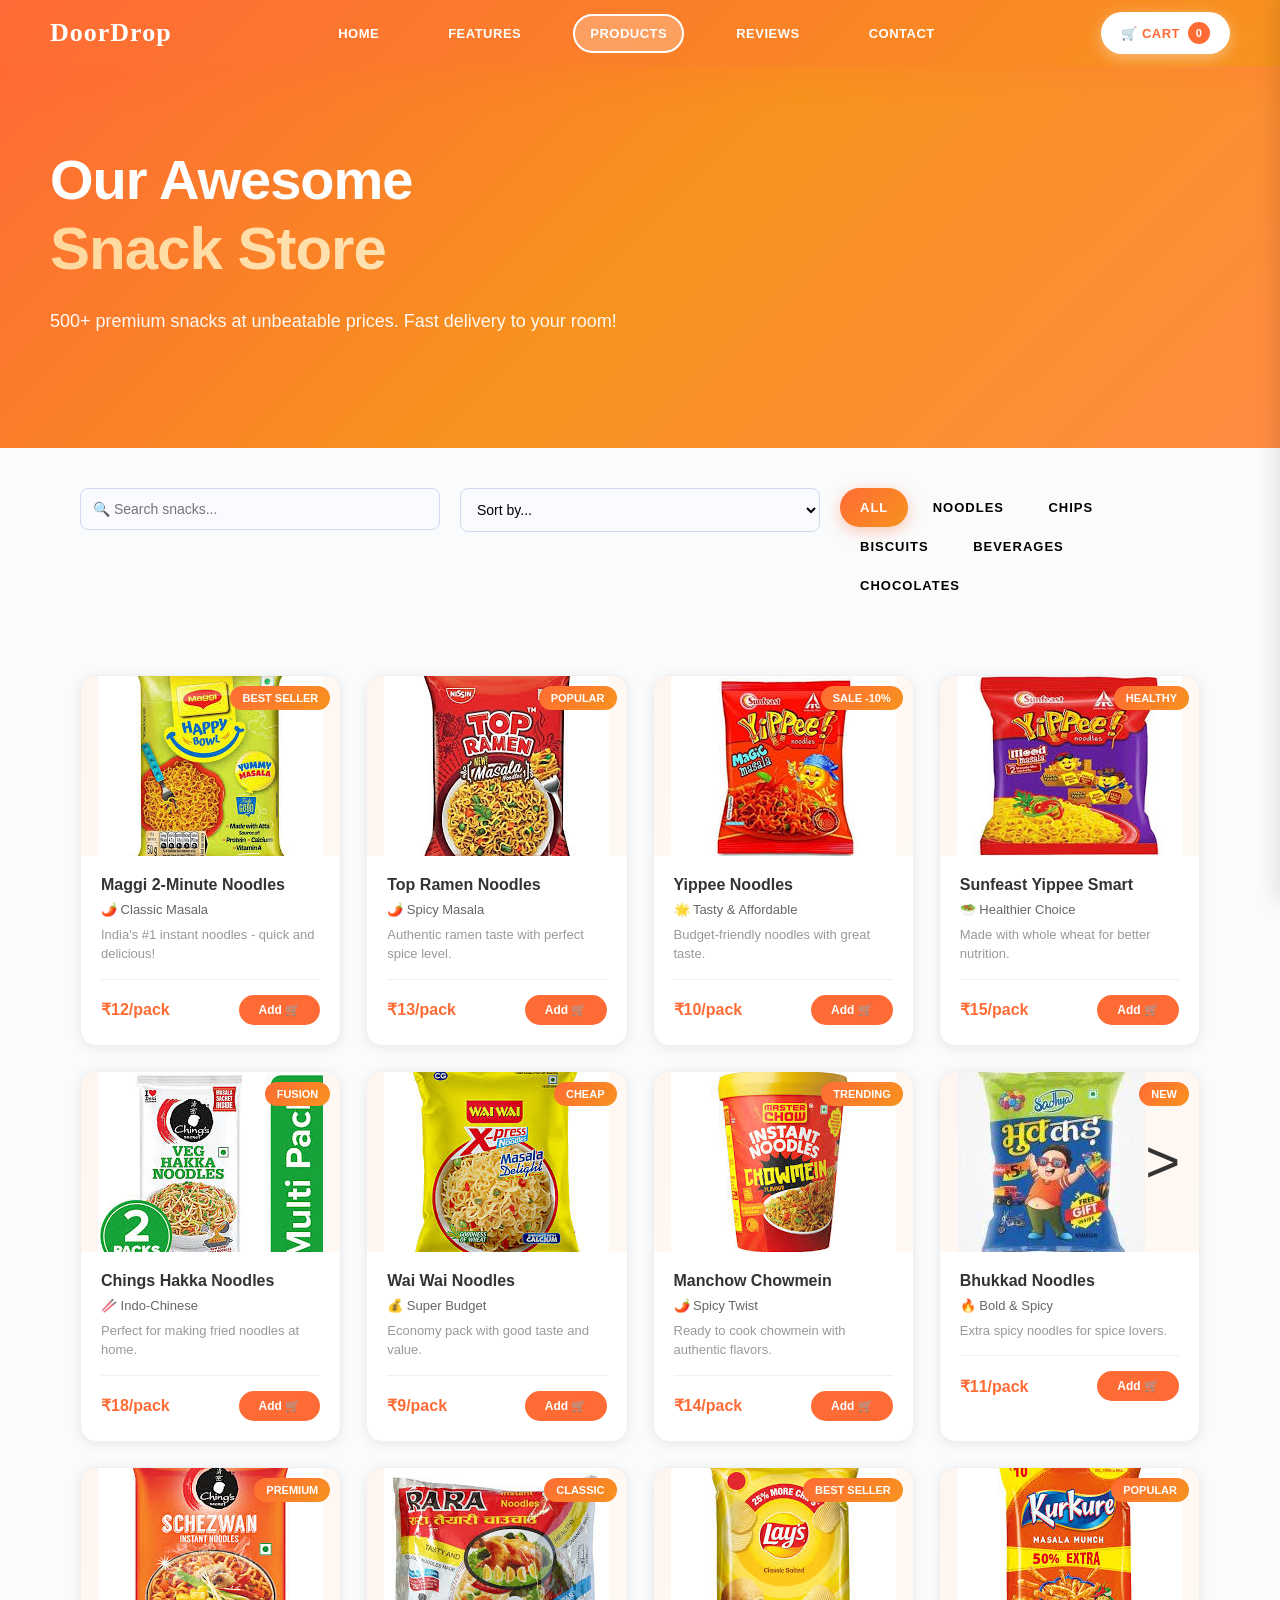
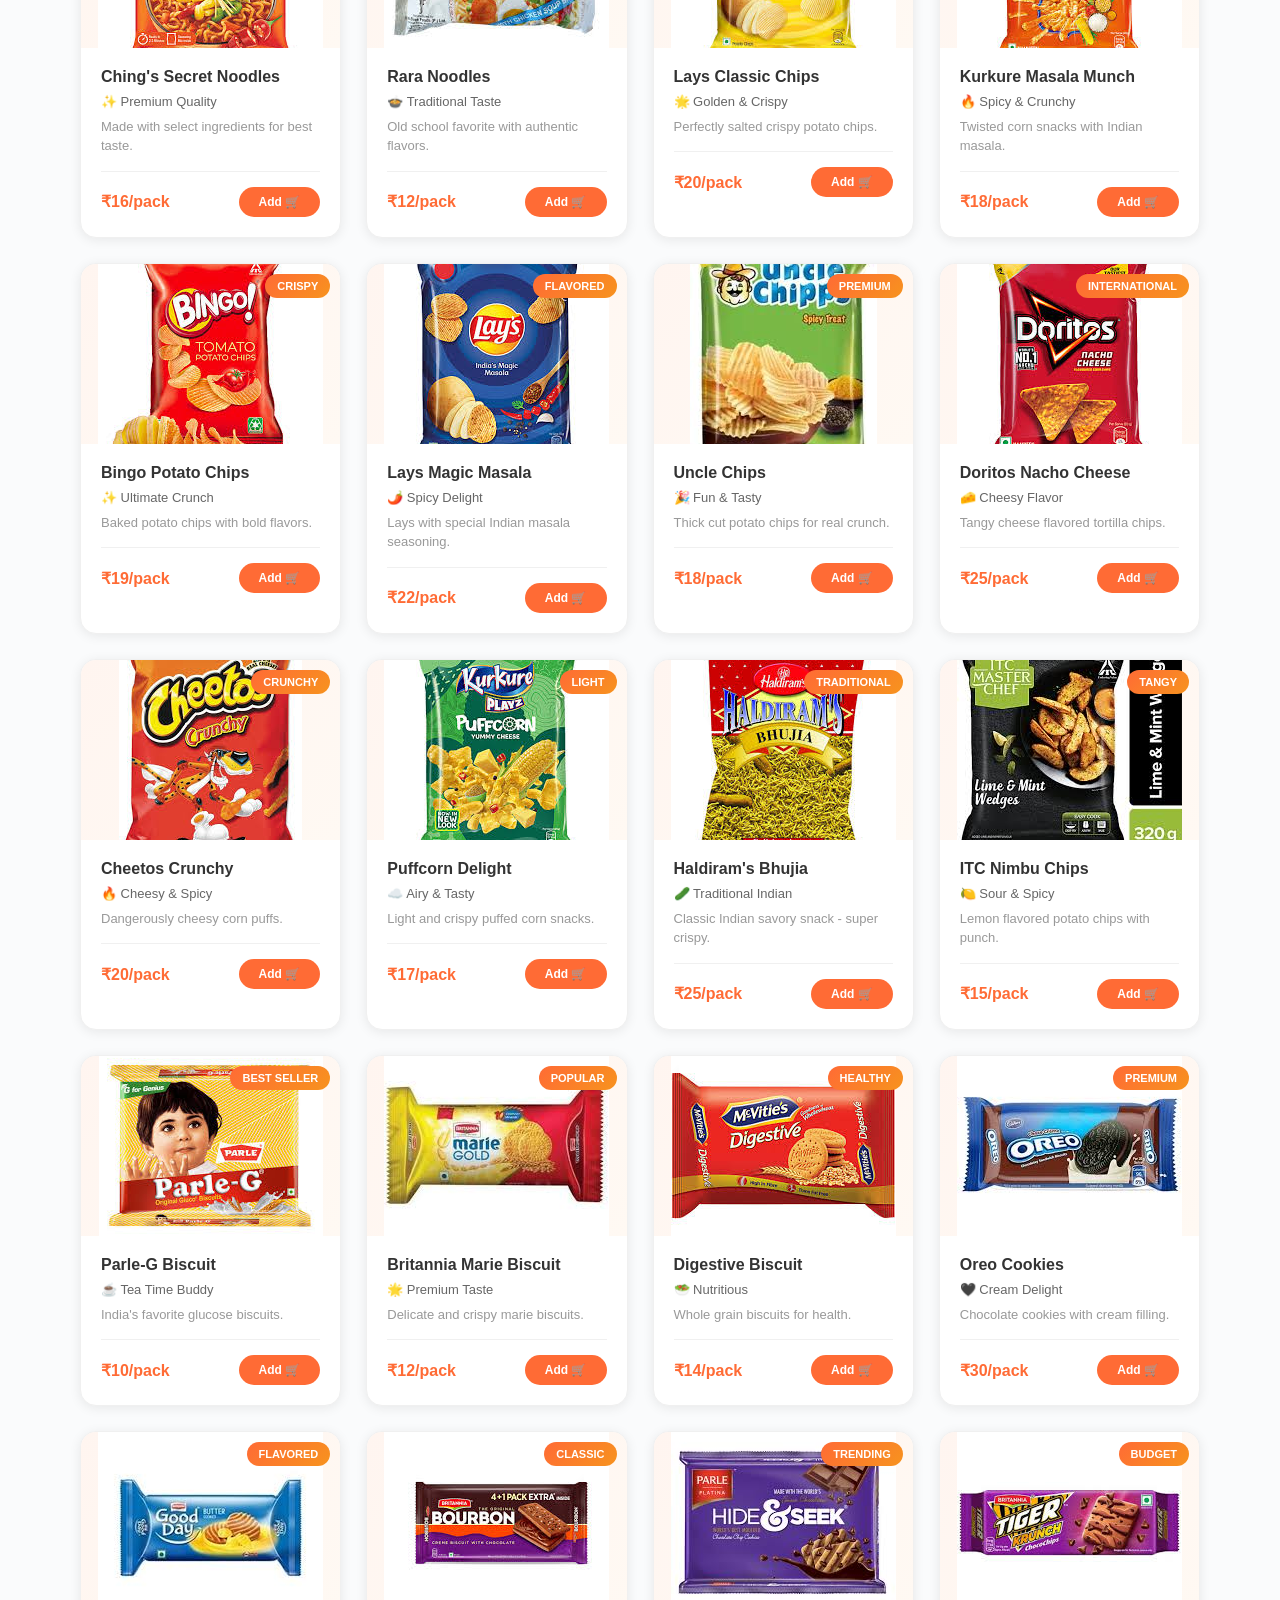
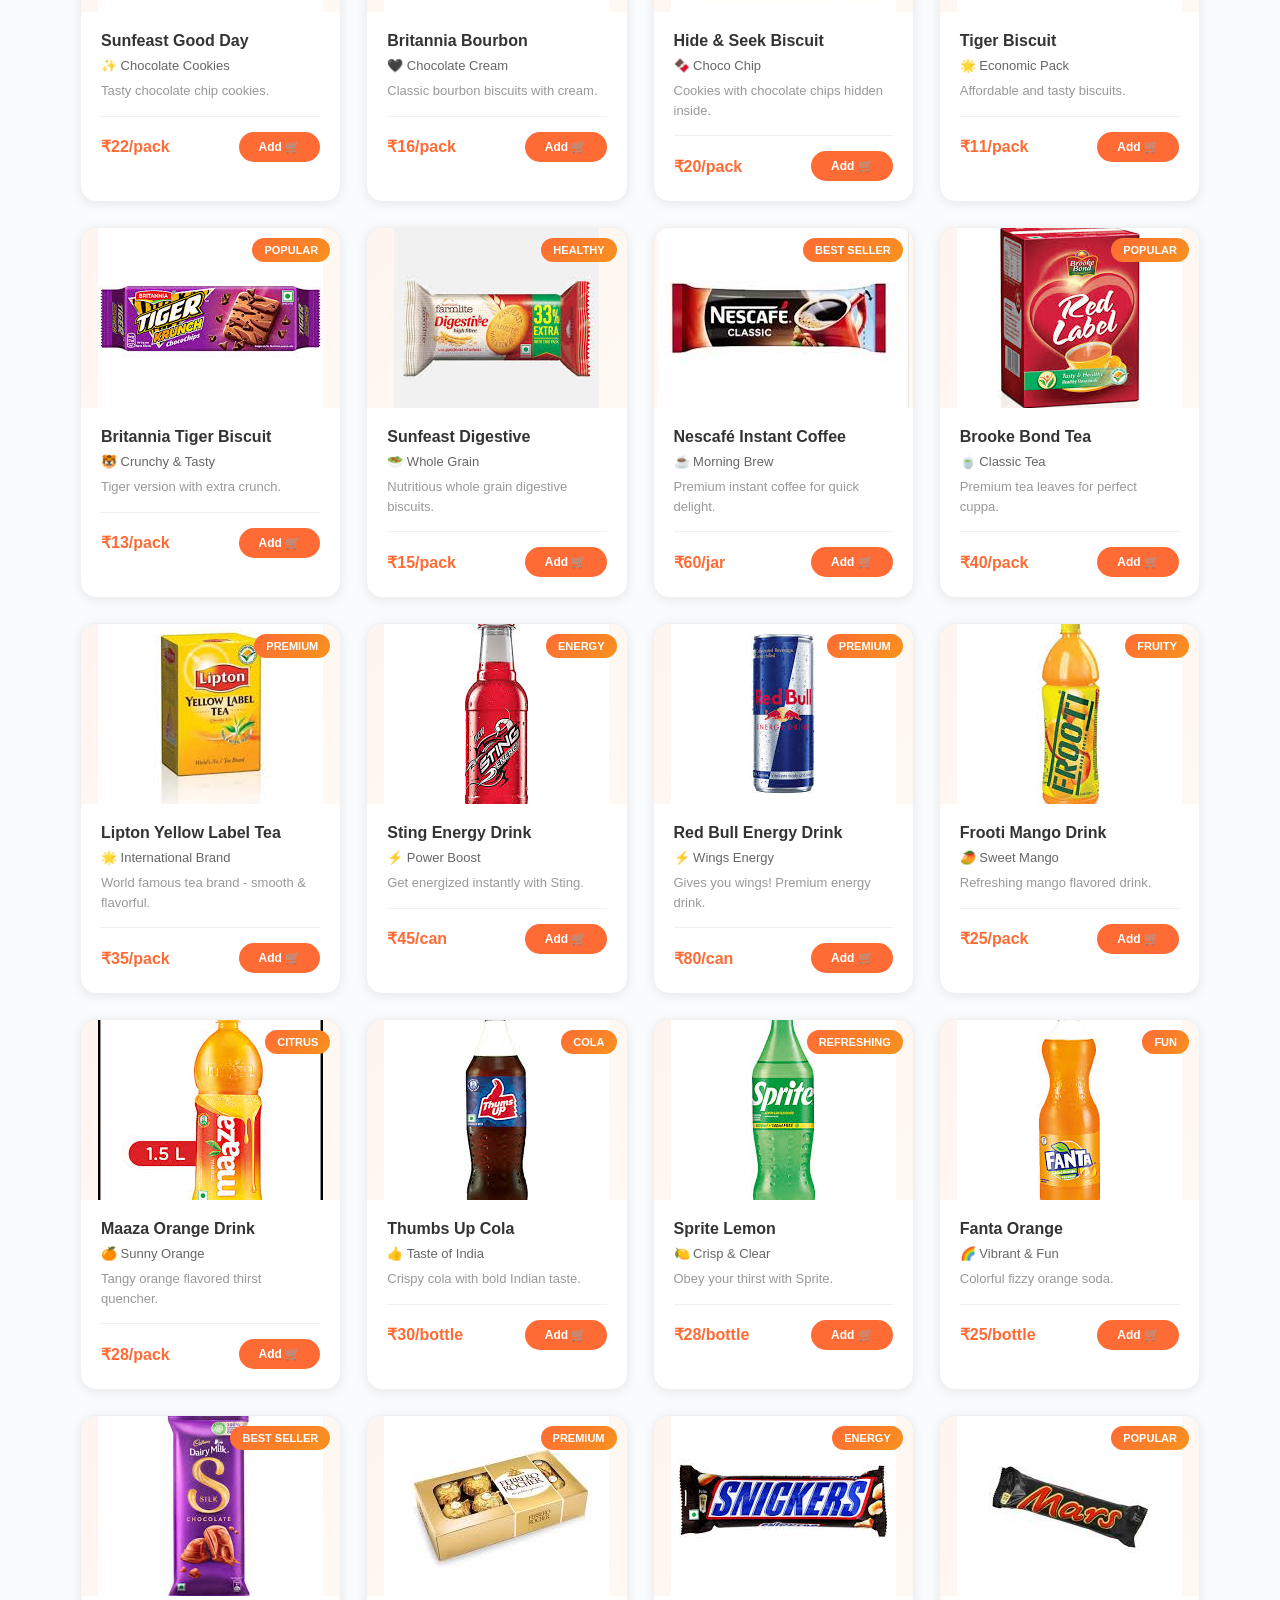
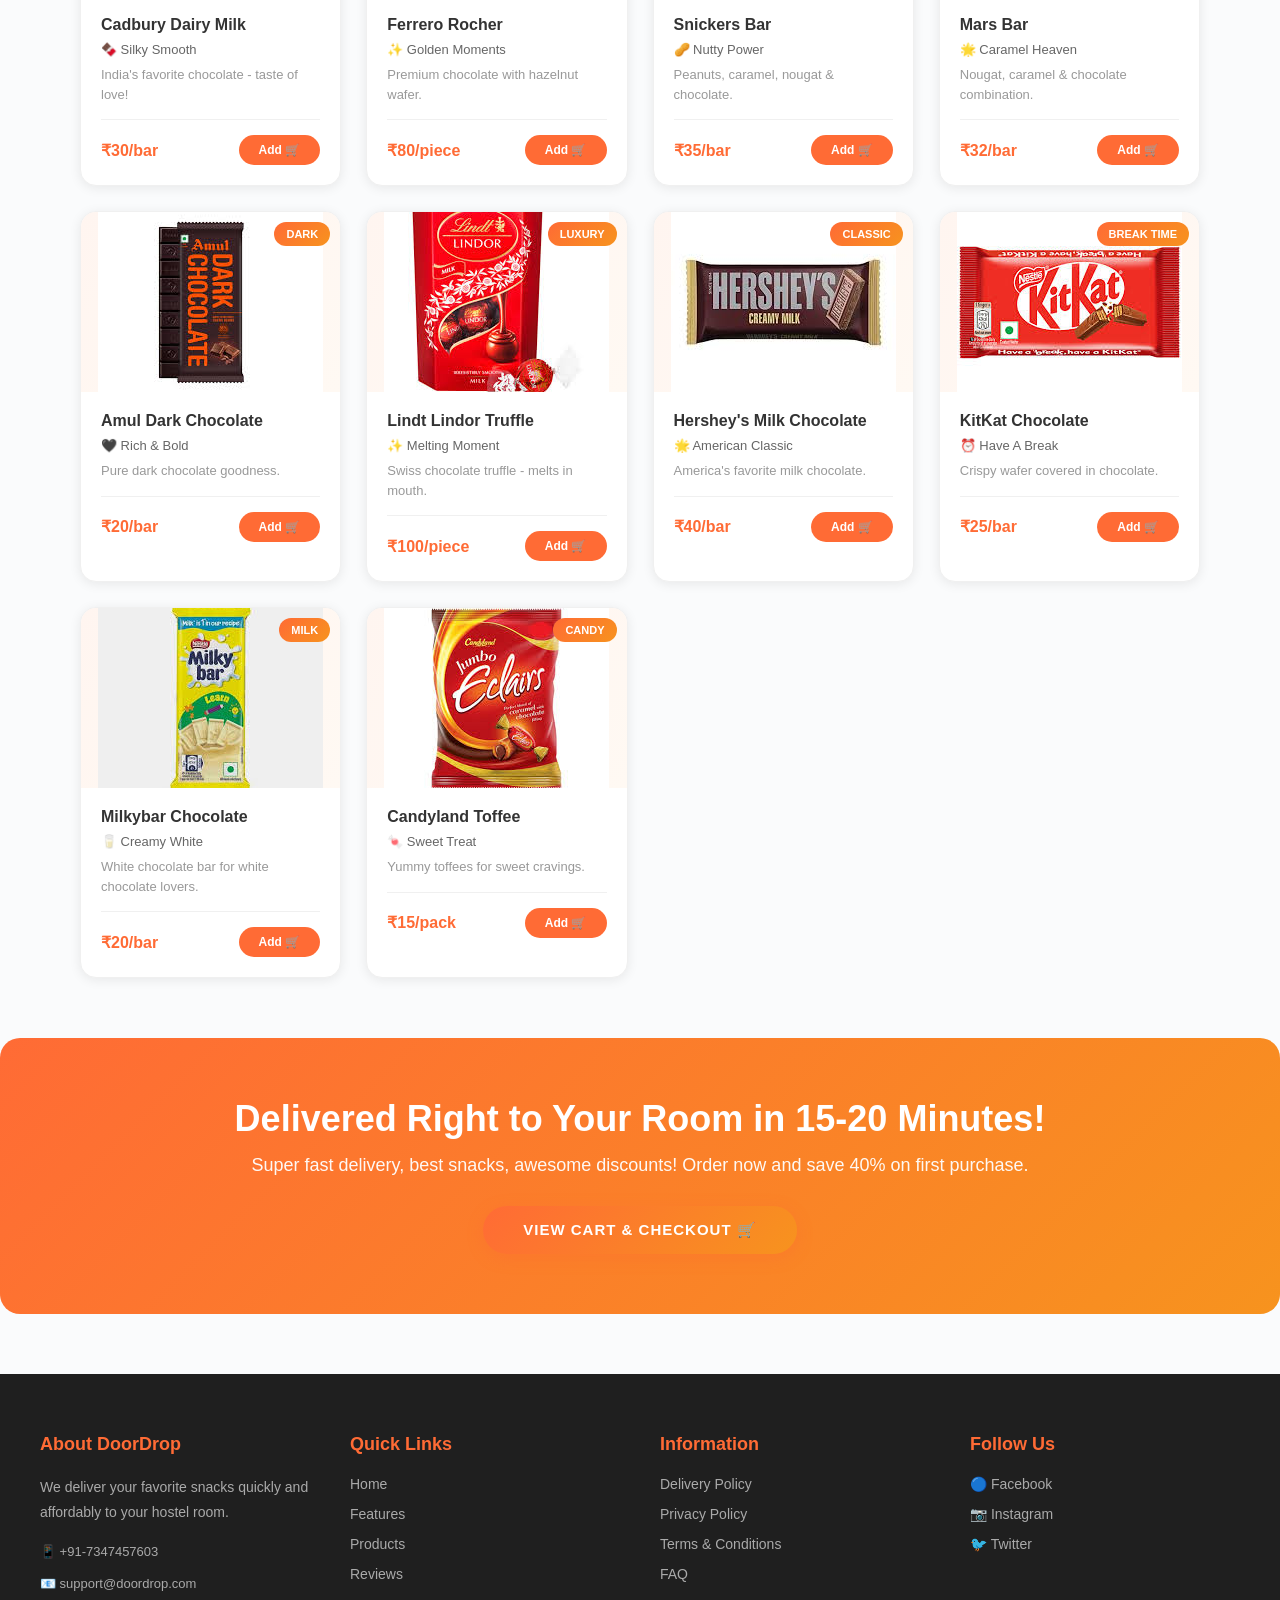
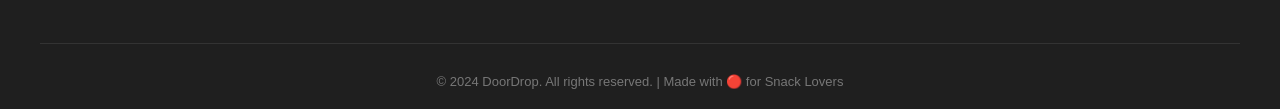
<file: products.html>
<!DOCTYPE html>
<html lang="en">

<head>
    <meta charset="UTF-8">
    <meta name="viewport" content="width=device-width, initial-scale=1.0">
    <title>Products - DoorDrop</title>
    <link rel="stylesheet" href="style.css">
</head>

<body>

    <nav class="navbar">
        <div class="nav-container">
            <div class="logo" onclick="window.location.href='index.html'"> Door<span>Drop</span></div>
            <ul class="nav-links" id="navLinks">
                <li><a href="index.html">Home</a></li>
                <li><a href="features.html">Features</a></li>
                <li><a href="products.html" class="active">Products</a></li>
                <li><a href="reviews.html">Reviews</a></li>
                <li><a href="contact.html">Contact</a></li>
            </ul>
            <button class="nav-cart-btn" onclick="openCart()">🛒 Cart <span class="cart-badge" id="cartBadge">0</span></button>
        </div>
    </nav>

    <section class="hero" style="min-height:300px;">
        <div class="hero-content">
            <h1>Our Awesome <span class="highlight">Snack Store</span></h1>
            <p>500+ premium snacks at unbeatable prices. Fast delivery to your room!</p>
        </div>
    </section>

    <section class="container" style="padding-top:40px;padding-bottom:40px;">
        <div style="display:grid;grid-template-columns:repeat(auto-fit,minmax(200px,1fr));gap:20px;margin-bottom:30px;">
            <div>
                <input type="search" placeholder="🔍 Search snacks..."
                    style="width:100%;padding:12px;border:1px solid #d0daf0;border-radius:8px;font-size:14px;font-family:'Poppins',sans-serif;background:#fafbff;"
                    onkeyup="searchProducts(this.value)">
            </div>
            <div>
                <select style="width:100%;padding:12px;border:1px solid #d0daf0;border-radius:8px;font-size:14px;font-family:'Poppins',sans-serif;background:#fafbff;"
                    onchange="sortProducts(this.value)">
                    <option value="">Sort by...</option>
                    <option value="price-low">Price: Low to High</option>
                    <option value="price-high">Price: High to Low</option>
                </select>
            </div>
            <div class="filter-btn-group">
                <button class="filter-btn btn-primary active">All</button>
                <button class="filter-btn btn-secondary">Noodles</button>
                <button class="filter-btn btn-secondary">Chips</button>
                <button class="filter-btn btn-secondary">Biscuits</button>
                <button class="filter-btn btn-secondary">Beverages</button>
                <button class="filter-btn btn-secondary">Chocolates</button>
            </div>
        </div>
    </section>

    <section class="container" style="padding-top:0;">
        <div class="products-grid">

            <div class="product-card" id="card-101" data-category="noodles" data-name="Maggi 2-Minute Noodles" data-price="12" data-icon="🍜">
                <div class="product-image"><img src="maggi.jpg" alt="🍜"><span class="product-badge">Best Seller</span></div>
                <div class="product-body">
                    <h3>Maggi 2-Minute Noodles</h3>
                    <p>🌶️ Classic Masala</p>
                    <p class="desc">India's #1 instant noodles - quick and delicious!</p>
                    <div class="price-footer"><span class="price">₹12/pack</span>
                        <div class="card-action"><button class="btn-small" onclick="addItem(event,101,'Maggi 2-Minute Noodles',12,'🍜')">Add 🛒</button></div>
                    </div>
                </div>
            </div>

            <div class="product-card" id="card-102" data-category="noodles" data-name="Top Ramen Noodles" data-price="13" data-icon="🍜">
                <div class="product-image"><img src="top ramen.jpg" alt="hee"><span class="product-badge">Popular</span></div>
                <div class="product-body">
                    <h3>Top Ramen Noodles</h3>
                    <p>🌶️ Spicy Masala</p>
                    <p class="desc">Authentic ramen taste with perfect spice level.</p>
                    <div class="price-footer"><span class="price">₹13/pack</span>
                        <div class="card-action"><button class="btn-small" onclick="addItem(event,102,'Top Ramen Noodles',13,'🍜')">Add 🛒</button></div>
                    </div>
                </div>
            </div>

            <div class="product-card" id="card-103" data-category="noodles" data-name="Yippee Noodles" data-price="10" data-icon="🍜">
                <div class="product-image"><img src="yippee.jpg" alt=""><span class="product-badge">Sale -10%</span></div>
                <div class="product-body">
                    <h3>Yippee Noodles</h3>
                    <p>🌟 Tasty & Affordable</p>
                    <p class="desc">Budget-friendly noodles with great taste.</p>
                    <div class="price-footer"><span class="price">₹10/pack</span>
                        <div class="card-action"><button class="btn-small" onclick="addItem(event,103,'Yippee Noodles',10,'🍜')">Add 🛒</button></div>
                    </div>
                </div>
            </div>

            <div class="product-card" id="card-104" data-category="noodles" data-name="Sunfeast Yippee Smart Noodles" data-price="15" data-icon="🍜">
                <div class="product-image"><img src="yippee smart.jpg" alt=""><span class="product-badge">Healthy</span></div>
                <div class="product-body">
                    <h3>Sunfeast Yippee Smart</h3>
                    <p>🥗 Healthier Choice</p>
                    <p class="desc">Made with whole wheat for better nutrition.</p>
                    <div class="price-footer"><span class="price">₹15/pack</span>
                        <div class="card-action"><button class="btn-small" onclick="addItem(event,104,'Sunfeast Yippee Smart Noodles',15,'🍜')">Add 🛒</button></div>
                    </div>
                </div>
            </div>

            <div class="product-card" id="card-105" data-category="noodles" data-name="Chings Hakka Noodles" data-price="18" data-icon="🍜">
                <div class="product-image"><img src="Chings Hakka Noodles.jpg" alt=""><span class="product-badge">Fusion</span></div>
                <div class="product-body">
                    <h3>Chings Hakka Noodles</h3>
                    <p>🥢 Indo-Chinese</p>
                    <p class="desc">Perfect for making fried noodles at home.</p>
                    <div class="price-footer"><span class="price">₹18/pack</span>
                        <div class="card-action"><button class="btn-small" onclick="addItem(event,105,'Chings Hakka Noodles',18,'🍜')">Add 🛒</button></div>
                    </div>
                </div>
            </div>

            <div class="product-card" id="card-106" data-category="noodles" data-name="Wai Wai Noodles" data-price="9" data-icon="🍜">
                <div class="product-image"><img src="Wai Wai Noodles.jpg" alt=""><span class="product-badge">Cheap</span></div>
                <div class="product-body">
                    <h3>Wai Wai Noodles</h3>
                    <p>💰 Super Budget</p>
                    <p class="desc">Economy pack with good taste and value.</p>
                    <div class="price-footer"><span class="price">₹9/pack</span>
                        <div class="card-action"><button class="btn-small" onclick="addItem(event,106,'Wai Wai Noodles',9,'🍜')">Add 🛒</button></div>
                    </div>
                </div>
            </div>

            <div class="product-card" id="card-107" data-category="noodles" data-name="Munchow Chowmein" data-price="14" data-icon="🍜">
                <div class="product-image"><img src="Manchow Chowmein.jpg" alt=""><span class="product-badge">Trending</span></div>
                <div class="product-body">
                    <h3>Manchow Chowmein</h3>
                    <p>🌶️ Spicy Twist</p>
                    <p class="desc">Ready to cook chowmein with authentic flavors.</p>
                    <div class="price-footer"><span class="price">₹14/pack</span>
                        <div class="card-action"><button class="btn-small" onclick="addItem(event,107,'Munchow Chowmein',14,'🍜')">Add 🛒</button></div>
                    </div>
                </div>
            </div>

            <div class="product-card" id="card-108" data-category="noodles" data-name="Bhukkad Noodles" data-price="11" data-icon="🍜">
                <div class="product-image"><img src="Bhukkad Noodles.jpg" alt="">><span class="product-badge">New</span></div>
                <div class="product-body">
                    <h3>Bhukkad Noodles</h3>
                    <p>🔥 Bold & Spicy</p>
                    <p class="desc">Extra spicy noodles for spice lovers.</p>
                    <div class="price-footer"><span class="price">₹11/pack</span>
                        <div class="card-action"><button class="btn-small" onclick="addItem(event,108,'Bhukkad Noodles',11,'🍜')">Add 🛒</button></div>
                    </div>
                </div>
            </div>

            <div class="product-card" id="card-109" data-category="noodles" data-name="Ching's Secret Noodles" data-price="16" data-icon="🍜">
                <div class="product-image"><img src="Ching's Secret Noodles.jpg" alt=""><span class="product-badge">Premium</span></div>
                <div class="product-body">
                    <h3>Ching's Secret Noodles</h3>
                    <p>✨ Premium Quality</p>
                    <p class="desc">Made with select ingredients for best taste.</p>
                    <div class="price-footer"><span class="price">₹16/pack</span>
                        <div class="card-action"><button class="btn-small" onclick="addItem(event,109,'Ching\'s Secret Noodles',16,'🍜')">Add 🛒</button></div>
                    </div>
                </div>
            </div>

            <div class="product-card" id="card-110" data-category="noodles" data-name="Rara Noodles" data-price="12" data-icon="🍜">
                <div class="product-image"><img src="Rara Noodles.jpg" alt=""><span class="product-badge">Classic</span></div>
                <div class="product-body">
                    <h3>Rara Noodles</h3>
                    <p>🍲 Traditional Taste</p>
                    <p class="desc">Old school favorite with authentic flavors.</p>
                    <div class="price-footer"><span class="price">₹12/pack</span>
                        <div class="card-action"><button class="btn-small" onclick="addItem(event,110,'Rara Noodles',12,'🍜')">Add 🛒</button></div>
                    </div>
                </div>
            </div>

            <!-- ============ CHIPS & CRISPS ============ -->
            <div class="product-card" id="card-201" data-category="chips" data-name="Lays Classic Chips" data-price="20" data-icon="🥔">
                <div class="product-image"><img src="Lays Classic Chips.jpg" alt=""><span class="product-badge">Best Seller</span></div>
                <div class="product-body">
                    <h3>Lays Classic Chips</h3>
                    <p>🌟 Golden & Crispy</p>
                    <p class="desc">Perfectly salted crispy potato chips.</p>
                    <div class="price-footer"><span class="price">₹20/pack</span>
                        <div class="card-action"><button class="btn-small" onclick="addItem(event,201,'Lays Classic Chips',20,'🥔')">Add 🛒</button></div>
                    </div>
                </div>
            </div>

            <div class="product-card" id="card-202" data-category="chips" data-name="Kurkure Masala Munch" data-price="18" data-icon="🟠">
                <div class="product-image"><img src="Kurkure Masala Munch.jpg" alt=""><span class="product-badge">Popular</span></div>
                <div class="product-body">
                    <h3>Kurkure Masala Munch</h3>
                    <p>🔥 Spicy & Crunchy</p>
                    <p class="desc">Twisted corn snacks with Indian masala.</p>
                    <div class="price-footer"><span class="price">₹18/pack</span>
                        <div class="card-action"><button class="btn-small" onclick="addItem(event,202,'Kurkure Masala Munch',18,'🟠')">Add 🛒</button></div>
                    </div>
                </div>
            </div>

            <div class="product-card" id="card-203" data-category="chips" data-name="Bingo Potato Chips" data-price="19" data-icon="🥔">
                <div class="product-image"><img src="Bingo Potato Chips.jpg" alt=""><span class="product-badge">Crispy</span></div>
                <div class="product-body">
                    <h3>Bingo Potato Chips</h3>
                    <p>✨ Ultimate Crunch</p>
                    <p class="desc">Baked potato chips with bold flavors.</p>
                    <div class="price-footer"><span class="price">₹19/pack</span>
                        <div class="card-action"><button class="btn-small" onclick="addItem(event,203,'Bingo Potato Chips',19,'🥔')">Add 🛒</button></div>
                    </div>
                </div>
            </div>

            <div class="product-card" id="card-204" data-category="chips" data-name="Lays Magic Masala" data-price="22" data-icon="🥔">
                <div class="product-image"><img src="Lays Magic Masala.jpg" alt=""><span class="product-badge">Flavored</span></div>
                <div class="product-body">
                    <h3>Lays Magic Masala</h3>
                    <p>🌶️ Spicy Delight</p>
                    <p class="desc">Lays with special Indian masala seasoning.</p>
                    <div class="price-footer"><span class="price">₹22/pack</span>
                        <div class="card-action"><button class="btn-small" onclick="addItem(event,204,'Lays Magic Masala',22,'🥔')">Add 🛒</button></div>
                    </div>
                </div>
            </div>

            <div class="product-card" id="card-205" data-category="chips" data-name="Uncle Chips" data-price="18" data-icon="🥔">
                <div class="product-image"><img src="Uncle Chips.jpg" alt=""><span class="product-badge">Premium</span></div>
                <div class="product-body">
                    <h3>Uncle Chips</h3>
                    <p>🎉 Fun & Tasty</p>
                    <p class="desc">Thick cut potato chips for real crunch.</p>
                    <div class="price-footer"><span class="price">₹18/pack</span>
                        <div class="card-action"><button class="btn-small" onclick="addItem(event,205,'Uncle Chips',18,'🥔')">Add 🛒</button></div>
                    </div>
                </div>
            </div>

            <div class="product-card" id="card-206" data-category="chips" data-name="Doritos Nacho Cheese" data-price="25" data-icon="🟡">
                <div class="product-image"><img src="Doritos Nacho Cheese.jpg" alt=""><span class="product-badge">International</span></div>
                <div class="product-body">
                    <h3>Doritos Nacho Cheese</h3>
                    <p>🧀 Cheesy Flavor</p>
                    <p class="desc">Tangy cheese flavored tortilla chips.</p>
                    <div class="price-footer"><span class="price">₹25/pack</span>
                        <div class="card-action"><button class="btn-small" onclick="addItem(event,206,'Doritos Nacho Cheese',25,'🟡')">Add 🛒</button></div>
                    </div>
                </div>
            </div>

            <div class="product-card" id="card-207" data-category="chips" data-name="Cheetos Crunchy" data-price="20" data-icon="🟠">
                <div class="product-image"><img src="Cheetos Crunchy.jpg" alt=""><span class="product-badge">Crunchy</span></div>
                <div class="product-body">
                    <h3>Cheetos Crunchy</h3>
                    <p>🔥 Cheesy & Spicy</p>
                    <p class="desc">Dangerously cheesy corn puffs.</p>
                    <div class="price-footer"><span class="price">₹20/pack</span>
                        <div class="card-action"><button class="btn-small" onclick="addItem(event,207,'Cheetos Crunchy',20,'🟠')">Add 🛒</button></div>
                    </div>
                </div>
            </div>

            <div class="product-card" id="card-208" data-category="chips" data-name="Puffcorn Delight" data-price="17" data-icon="🟡">
                <div class="product-image"><img src="Puffcorn Delight.jpg" alt=""><span class="product-badge">Light</span></div>
                <div class="product-body">
                    <h3>Puffcorn Delight</h3>
                    <p>☁️ Airy & Tasty</p>
                    <p class="desc">Light and crispy puffed corn snacks.</p>
                    <div class="price-footer"><span class="price">₹17/pack</span>
                        <div class="card-action"><button class="btn-small" onclick="addItem(event,208,'Puffcorn Delight',17,'🟡')">Add 🛒</button></div>
                    </div>
                </div>
            </div>

            <div class="product-card" id="card-209" data-category="chips" data-name="Haldiram's Bhujia" data-price="25" data-icon="🟤">
                <div class="product-image"><img src="Haldiram's Bhujia.jpg" alt=""><span class="product-badge">Traditional</span></div>
                <div class="product-body">
                    <h3>Haldiram's Bhujia</h3>
                    <p>🥒 Traditional Indian</p>
                    <p class="desc">Classic Indian savory snack - super crispy.</p>
                    <div class="price-footer"><span class="price">₹25/pack</span>
                        <div class="card-action"><button class="btn-small" onclick="addItem(event,209,'Haldiram\'s Bhujia',25,'🟤')">Add 🛒</button></div>
                    </div>
                </div>
            </div>

            <div class="product-card" id="card-210" data-category="chips" data-name="ITC Nimbu Chips" data-price="15" data-icon="🟡">
                <div class="product-image"><img src="ITC Nimbu Chips.jpg" alt=""><span class="product-badge">Tangy</span></div>
                <div class="product-body">
                    <h3>ITC Nimbu Chips</h3>
                    <p>🍋 Sour & Spicy</p>
                    <p class="desc">Lemon flavored potato chips with punch.</p>
                    <div class="price-footer"><span class="price">₹15/pack</span>
                        <div class="card-action"><button class="btn-small" onclick="addItem(event,210,'ITC Nimbu Chips',15,'🟡')">Add 🛒</button></div>
                    </div>
                </div>
            </div>

            <!-- ============ BISCUITS & COOKIES ============ -->
            <div class="product-card" id="card-301" data-category="biscuits" data-name="Parle-G Biscuit" data-price="10" data-icon="🍪">
                <div class="product-image"><img src="Parle-G Biscuit.jpg" alt=""><span class="product-badge">Best Seller</span></div>
                <div class="product-body">
                    <h3>Parle-G Biscuit</h3>
                    <p>☕ Tea Time Buddy</p>
                    <p class="desc">India's favorite glucose biscuits.</p>
                    <div class="price-footer"><span class="price">₹10/pack</span>
                        <div class="card-action"><button class="btn-small" onclick="addItem(event,301,'Parle-G Biscuit',10,'🍪')">Add 🛒</button></div>
                    </div>
                </div>
            </div>

            <div class="product-card" id="card-302" data-category="biscuits" data-name="Britannia Marie Biscuit" data-price="12" data-icon="🍪">
                <div class="product-image"><img src="britannia marie biscuit.jpg" alt=""><span class="product-badge">Popular</span></div>
                <div class="product-body">
                    <h3>Britannia Marie Biscuit</h3>
                    <p>🌟 Premium Taste</p>
                    <p class="desc">Delicate and crispy marie biscuits.</p>
                    <div class="price-footer"><span class="price">₹12/pack</span>
                        <div class="card-action"><button class="btn-small" onclick="addItem(event,302,'Britannia Marie Biscuit',12,'🍪')">Add 🛒</button></div>
                    </div>
                </div>
            </div>

            <div class="product-card" id="card-303" data-category="biscuits" data-name="Digestive Biscuit" data-price="14" data-icon="🍪">
                <div class="product-image"><img src="Digestive Biscuit.jpg" alt=""><span class="product-badge">Healthy</span></div>
                <div class="product-body">
                    <h3>Digestive Biscuit</h3>
                    <p>🥗 Nutritious</p>
                    <p class="desc">Whole grain biscuits for health.</p>
                    <div class="price-footer"><span class="price">₹14/pack</span>
                        <div class="card-action"><button class="btn-small" onclick="addItem(event,303,'Digestive Biscuit',14,'🍪')">Add 🛒</button></div>
                    </div>
                </div>
            </div>

            <div class="product-card" id="card-304" data-category="biscuits" data-name="Oreo Cookies" data-price="30" data-icon="🍪">
                <div class="product-image"><img src="Oreo Cookies.jpg" alt=""><span class="product-badge">Premium</span></div>
                <div class="product-body">
                    <h3>Oreo Cookies</h3>
                    <p>🖤 Cream Delight</p>
                    <p class="desc">Chocolate cookies with cream filling.</p>
                    <div class="price-footer"><span class="price">₹30/pack</span>
                        <div class="card-action"><button class="btn-small" onclick="addItem(event,304,'Oreo Cookies',30,'🍪')">Add 🛒</button></div>
                    </div>
                </div>
            </div>

            <div class="product-card" id="card-305" data-category="biscuits" data-name="Sunfeast Good Day" data-price="22" data-icon="🍪">
                <div class="product-image"><img src="Sunfeast Good Day.jpg" alt=""><span class="product-badge">Flavored</span></div>
                <div class="product-body">
                    <h3>Sunfeast Good Day</h3>
                    <p>✨ Chocolate Cookies</p>
                    <p class="desc">Tasty chocolate chip cookies.</p>
                    <div class="price-footer"><span class="price">₹22/pack</span>
                        <div class="card-action"><button class="btn-small" onclick="addItem(event,305,'Sunfeast Good Day',22,'🍪')">Add 🛒</button></div>
                    </div>
                </div>
            </div>

            <div class="product-card" id="card-306" data-category="biscuits" data-name="Britannia Bourbon" data-price="16" data-icon="🍪">
                <div class="product-image"><img src="Britannia Bourbon.jpg" alt=""><span class="product-badge">Classic</span></div>
                <div class="product-body">
                    <h3>Britannia Bourbon</h3>
                    <p>🖤 Chocolate Cream</p>
                    <p class="desc">Classic bourbon biscuits with cream.</p>
                    <div class="price-footer"><span class="price">₹16/pack</span>
                        <div class="card-action"><button class="btn-small" onclick="addItem(event,306,'Britannia Bourbon',16,'🍪')">Add 🛒</button></div>
                    </div>
                </div>
            </div>

            <div class="product-card" id="card-307" data-category="biscuits" data-name="Hide & Seek Biscuit" data-price="20" data-icon="🍪">
                <div class="product-image"><img src="Hide & Seek Biscuit.jpg" alt=""><span class="product-badge">Trending</span></div>
                <div class="product-body">
                    <h3>Hide & Seek Biscuit</h3>
                    <p>🍫 Choco Chip</p>
                    <p class="desc">Cookies with chocolate chips hidden inside.</p>
                    <div class="price-footer"><span class="price">₹20/pack</span>
                        <div class="card-action"><button class="btn-small" onclick="addItem(event,307,'Hide & Seek Biscuit',20,'🍪')">Add 🛒</button></div>
                    </div>
                </div>
            </div>

            <div class="product-card" id="card-308" data-category="biscuits" data-name="Tiger Biscuit" data-price="11" data-icon="🍪">
                <div class="product-image"><img src="Tiger Biscuit.jpg" alt=""><span class="product-badge">Budget</span></div>
                <div class="product-body">
                    <h3>Tiger Biscuit</h3>
                    <p>🌟 Economic Pack</p>
                    <p class="desc">Affordable and tasty biscuits.</p>
                    <div class="price-footer"><span class="price">₹11/pack</span>
                        <div class="card-action"><button class="btn-small" onclick="addItem(event,308,'Tiger Biscuit',11,'🍪')">Add 🛒</button></div>
                    </div>
                </div>
            </div>

            <div class="product-card" id="card-309" data-category="biscuits" data-name="Britannia Tiger Biscuit" data-price="13" data-icon="🍪">
                <div class="product-image"><img src="Britannia Tiger Biscuit.jpg" alt=""><span class="product-badge">Popular</span></div>
                <div class="product-body">
                    <h3>Britannia Tiger Biscuit</h3>
                    <p>🐯 Crunchy & Tasty</p>
                    <p class="desc">Tiger version with extra crunch.</p>
                    <div class="price-footer"><span class="price">₹13/pack</span>
                        <div class="card-action"><button class="btn-small" onclick="addItem(event,309,'Britannia Tiger Biscuit',13,'🍪')">Add 🛒</button></div>
                    </div>
                </div>
            </div>

            <div class="product-card" id="card-310" data-category="biscuits" data-name="Sunfeast Digestive" data-price="15" data-icon="🍪">
                <div class="product-image"><img src="Sunfeast Digestive.jpg" alt=""><span class="product-badge">Healthy</span></div>
                <div class="product-body">
                    <h3>Sunfeast Digestive</h3>
                    <p>🥗 Whole Grain</p>
                    <p class="desc">Nutritious whole grain digestive biscuits.</p>
                    <div class="price-footer"><span class="price">₹15/pack</span>
                        <div class="card-action"><button class="btn-small" onclick="addItem(event,310,'Sunfeast Digestive',15,'🍪')">Add 🛒</button></div>
                    </div>
                </div>
            </div>

            <!-- ============ BEVERAGES ============ -->
            <div class="product-card" id="card-401" data-category="beverages" data-name="Nescafé Instant Coffee" data-price="60" data-icon="☕">
                <div class="product-image"><img src="Nescafé Instant Coffee.jpg" alt=""><span class="product-badge">Best Seller</span></div>
                <div class="product-body">
                    <h3>Nescafé Instant Coffee</h3>
                    <p>☕ Morning Brew</p>
                    <p class="desc">Premium instant coffee for quick delight.</p>
                    <div class="price-footer"><span class="price">₹60/jar</span>
                        <div class="card-action"><button class="btn-small" onclick="addItem(event,401,'Nescafé Instant Coffee',60,'☕')">Add 🛒</button></div>
                    </div>
                </div>
            </div>

            <div class="product-card" id="card-402" data-category="beverages" data-name="Brooke Bond Tea" data-price="40" data-icon="🍵">
                <div class="product-image"><img src="Brooke Bond Tea.jpg" alt=""><span class="product-badge">Popular</span></div>
                <div class="product-body">
                    <h3>Brooke Bond Tea</h3>
                    <p>🍵 Classic Tea</p>
                    <p class="desc">Premium tea leaves for perfect cuppa.</p>
                    <div class="price-footer"><span class="price">₹40/pack</span>
                        <div class="card-action"><button class="btn-small" onclick="addItem(event,402,'Brooke Bond Tea',40,'🍵')">Add 🛒</button></div>
                    </div>
                </div>
            </div>

            <div class="product-card" id="card-403" data-category="beverages" data-name="Lipton Yellow Label Tea" data-price="35" data-icon="🍵">
                <div class="product-image"><img src="Lipton Yellow Label Tea.jpg" alt=""><span class="product-badge">Premium</span></div>
                <div class="product-body">
                    <h3>Lipton Yellow Label Tea</h3>
                    <p>🌟 International Brand</p>
                    <p class="desc">World famous tea brand - smooth & flavorful.</p>
                    <div class="price-footer"><span class="price">₹35/pack</span>
                        <div class="card-action"><button class="btn-small" onclick="addItem(event,403,'Lipton Yellow Label Tea',35,'🍵')">Add 🛒</button></div>
                    </div>
                </div>
            </div>

            <div class="product-card" id="card-404" data-category="beverages" data-name="Sting Energy Drink" data-price="45" data-icon="🥤">
                <div class="product-image"><img src="Sting Energy Drink.jpg" alt=""><span class="product-badge">Energy</span></div>
                <div class="product-body">
                    <h3>Sting Energy Drink</h3>
                    <p>⚡ Power Boost</p>
                    <p class="desc">Get energized instantly with Sting.</p>
                    <div class="price-footer"><span class="price">₹45/can</span>
                        <div class="card-action"><button class="btn-small" onclick="addItem(event,404,'Sting Energy Drink',45,'🥤')">Add 🛒</button></div>
                    </div>
                </div>
            </div>

            <div class="product-card" id="card-405" data-category="beverages" data-name="Red Bull Energy Drink" data-price="80" data-icon="🥤">
                <div class="product-image"><img src="Red Bull Energy Drink.jpg" alt=""><span class="product-badge">Premium</span></div>
                <div class="product-body">
                    <h3>Red Bull Energy Drink</h3>
                    <p>⚡ Wings Energy</p>
                    <p class="desc">Gives you wings! Premium energy drink.</p>
                    <div class="price-footer"><span class="price">₹80/can</span>
                        <div class="card-action"><button class="btn-small" onclick="addItem(event,405,'Red Bull Energy Drink',80,'🥤')">Add 🛒</button></div>
                    </div>
                </div>
            </div>

            <div class="product-card" id="card-406" data-category="beverages" data-name="Frooti Mango Drink" data-price="25" data-icon="🥭">
                <div class="product-image"><img src="Frooti Mango Drink.jpg" alt=""><span class="product-badge">Fruity</span></div>
                <div class="product-body">
                    <h3>Frooti Mango Drink</h3>
                    <p>🥭 Sweet Mango</p>
                    <p class="desc">Refreshing mango flavored drink.</p>
                    <div class="price-footer"><span class="price">₹25/pack</span>
                        <div class="card-action"><button class="btn-small" onclick="addItem(event,406,'Frooti Mango Drink',25,'🥭')">Add 🛒</button></div>
                    </div>
                </div>
            </div>

            <div class="product-card" id="card-407" data-category="beverages" data-name="Maaza Orange Drink" data-price="28" data-icon="🟠">
                <div class="product-image"><img src="Maaza Orange Drink.jpg" alt=""><span class="product-badge">Citrus</span></div>
                <div class="product-body">
                    <h3>Maaza Orange Drink</h3>
                    <p>🍊 Sunny Orange</p>
                    <p class="desc">Tangy orange flavored thirst quencher.</p>
                    <div class="price-footer"><span class="price">₹28/pack</span>
                        <div class="card-action"><button class="btn-small" onclick="addItem(event,407,'Maaza Orange Drink',28,'🟠')">Add 🛒</button></div>
                    </div>
                </div>
            </div>

            <div class="product-card" id="card-408" data-category="beverages" data-name="Thumbs Up Cola" data-price="30" data-icon="🥤">
                <div class="product-image"><img src="Thumbs Up Cola.jpg" alt=""><span class="product-badge">Cola</span></div>
                <div class="product-body">
                    <h3>Thumbs Up Cola</h3>
                    <p>👍 Taste of India</p>
                    <p class="desc">Crispy cola with bold Indian taste.</p>
                    <div class="price-footer"><span class="price">₹30/bottle</span>
                        <div class="card-action"><button class="btn-small" onclick="addItem(event,408,'Thumbs Up Cola',30,'🥤')">Add 🛒</button></div>
                    </div>
                </div>
            </div>

            <div class="product-card" id="card-409" data-category="beverages" data-name="Sprite Lemon" data-price="28" data-icon="🥤">
                <div class="product-image"><img src="Sprite Lemon.jpg" alt=""><span class="product-badge">Refreshing</span></div>
                <div class="product-body">
                    <h3>Sprite Lemon</h3>
                    <p>🍋 Crisp & Clear</p>
                    <p class="desc">Obey your thirst with Sprite.</p>
                    <div class="price-footer"><span class="price">₹28/bottle</span>
                        <div class="card-action"><button class="btn-small" onclick="addItem(event,409,'Sprite Lemon',28,'🥤')">Add 🛒</button></div>
                    </div>
                </div>
            </div>

            <div class="product-card" id="card-410" data-category="beverages" data-name="Fanta Orange" data-price="25" data-icon="🟠">
                <div class="product-image"><img src="Fanta Orange.jpg" alt=""><span class="product-badge">Fun</span></div>
                <div class="product-body">
                    <h3>Fanta Orange</h3>
                    <p>🌈 Vibrant & Fun</p>
                    <p class="desc">Colorful fizzy orange soda.</p>
                    <div class="price-footer"><span class="price">₹25/bottle</span>
                        <div class="card-action"><button class="btn-small" onclick="addItem(event,410,'Fanta Orange',25,'🟠')">Add 🛒</button></div>
                    </div>
                </div>
            </div>

            <!-- ============ CHOCOLATES & CANDIES ============ -->
            <div class="product-card" id="card-501" data-category="chocolates" data-name="Cadbury Dairy Milk" data-price="30" data-icon="🍫">
                <div class="product-image"><img src="Cadbury Dairy Milk.jpg" alt=""><span class="product-badge">Best Seller</span></div>
                <div class="product-body">
                    <h3>Cadbury Dairy Milk</h3>
                    <p>🍫 Silky Smooth</p>
                    <p class="desc">India's favorite chocolate - taste of love!</p>
                    <div class="price-footer"><span class="price">₹30/bar</span>
                        <div class="card-action"><button class="btn-small" onclick="addItem(event,501,'Cadbury Dairy Milk',30,'🍫')">Add 🛒</button></div>
                    </div>
                </div>
            </div>

            <div class="product-card" id="card-502" data-category="chocolates" data-name="Ferrero Rocher" data-price="80" data-icon="🍫">
                <div class="product-image"><img src="Ferrero Rocher.jpg" alt=""><span class="product-badge">Premium</span></div>
                <div class="product-body">
                    <h3>Ferrero Rocher</h3>
                    <p>✨ Golden Moments</p>
                    <p class="desc">Premium chocolate with hazelnut wafer.</p>
                    <div class="price-footer"><span class="price">₹80/piece</span>
                        <div class="card-action"><button class="btn-small" onclick="addItem(event,502,'Ferrero Rocher',80,'🍫')">Add 🛒</button></div>
                    </div>
                </div>
            </div>

            <div class="product-card" id="card-503" data-category="chocolates" data-name="Snickers Bar" data-price="35" data-icon="🍫">
                <div class="product-image"><img src="Snickers Bar.jpg" alt=""><span class="product-badge">Energy</span></div>
                <div class="product-body">
                    <h3>Snickers Bar</h3>
                    <p>🥜 Nutty Power</p>
                    <p class="desc">Peanuts, caramel, nougat & chocolate.</p>
                    <div class="price-footer"><span class="price">₹35/bar</span>
                        <div class="card-action"><button class="btn-small" onclick="addItem(event,503,'Snickers Bar',35,'🍫')">Add 🛒</button></div>
                    </div>
                </div>
            </div>

            <div class="product-card" id="card-504" data-category="chocolates" data-name="Mars Bar" data-price="32" data-icon="🍫">
                <div class="product-image"><img src="Mars Bar.jpg" alt=""><span class="product-badge">Popular</span></div>
                <div class="product-body">
                    <h3>Mars Bar</h3>
                    <p>🌟 Caramel Heaven</p>
                    <p class="desc">Nougat, caramel & chocolate combination.</p>
                    <div class="price-footer"><span class="price">₹32/bar</span>
                        <div class="card-action"><button class="btn-small" onclick="addItem(event,504,'Mars Bar',32,'🍫')">Add 🛒</button></div>
                    </div>
                </div>
            </div>

            <div class="product-card" id="card-505" data-category="chocolates" data-name="Amul Dark Chocolate" data-price="20" data-icon="🍫">
                <div class="product-image"><img src="Amul Dark Chocolate.jpg" alt=""><span class="product-badge">Dark</span></div>
                <div class="product-body">
                    <h3>Amul Dark Chocolate</h3>
                    <p>🖤 Rich & Bold</p>
                    <p class="desc">Pure dark chocolate goodness.</p>
                    <div class="price-footer"><span class="price">₹20/bar</span>
                        <div class="card-action"><button class="btn-small" onclick="addItem(event,505,'Amul Dark Chocolate',20,'🍫')">Add 🛒</button></div>
                    </div>
                </div>
            </div>

            <div class="product-card" id="card-506" data-category="chocolates" data-name="Lindt Lindor Truffle" data-price="100" data-icon="🍫">
                <div class="product-image"><img src="Lindt Lindor Truffle.jpg" alt=""><span class="product-badge">Luxury</span></div>
                <div class="product-body">
                    <h3>Lindt Lindor Truffle</h3>
                    <p>✨ Melting Moment</p>
                    <p class="desc">Swiss chocolate truffle - melts in mouth.</p>
                    <div class="price-footer"><span class="price">₹100/piece</span>
                        <div class="card-action"><button class="btn-small" onclick="addItem(event,506,'Lindt Lindor Truffle',100,'🍫')">Add 🛒</button></div>
                    </div>
                </div>
            </div>

            <div class="product-card" id="card-507" data-category="chocolates" data-name="Hershey's Milk Chocolate" data-price="40" data-icon="🍫">
                <div class="product-image"><img src="Hershey's Milk Chocolate.jpg" alt=""><span class="product-badge">Classic</span></div>
                <div class="product-body">
                    <h3>Hershey's Milk Chocolate</h3>
                    <p>🌟 American Classic</p>
                    <p class="desc">America's favorite milk chocolate.</p>
                    <div class="price-footer"><span class="price">₹40/bar</span>
                        <div class="card-action"><button class="btn-small" onclick="addItem(event,507,'Hershey\'s Milk Chocolate',40,'🍫')">Add 🛒</button></div>
                    </div>
                </div>
            </div>

            <div class="product-card" id="card-508" data-category="chocolates" data-name="KitKat Chocolate" data-price="25" data-icon="🍫">
                <div class="product-image"><img src="KitKat Chocolate.jpg" alt=""><span class="product-badge">Break Time</span></div>
                <div class="product-body">
                    <h3>KitKat Chocolate</h3>
                    <p>⏰ Have A Break</p>
                    <p class="desc">Crispy wafer covered in chocolate.</p>
                    <div class="price-footer"><span class="price">₹25/bar</span>
                        <div class="card-action"><button class="btn-small" onclick="addItem(event,508,'KitKat Chocolate',25,'🍫')">Add 🛒</button></div>
                    </div>
                </div>
            </div>

            <div class="product-card" id="card-509" data-category="chocolates" data-name="Milkybar Chocolate" data-price="20" data-icon="🍫">
                <div class="product-image"><img src="Milkybar Chocolate.jpg" alt=""><span class="product-badge">Milk</span></div>
                <div class="product-body">
                    <h3>Milkybar Chocolate</h3>
                    <p>🥛 Creamy White</p>
                    <p class="desc">White chocolate bar for white chocolate lovers.</p>
                    <div class="price-footer"><span class="price">₹20/bar</span>
                        <div class="card-action"><button class="btn-small" onclick="addItem(event,509,'Milkybar Chocolate',20,'🍫')">Add 🛒</button></div>
                    </div>
                </div>
            </div>

            <div class="product-card" id="card-510" data-category="chocolates" data-name="Candyland Toffee" data-price="15" data-icon="🍬">
                <div class="product-image"><img src="Candyland Toffee.jpg" alt=""><span class="product-badge">Candy</span></div>
                <div class="product-body">
                    <h3>Candyland Toffee</h3>
                    <p>🍬 Sweet Treat</p>
                    <p class="desc">Yummy toffees for sweet cravings.</p>
                    <div class="price-footer"><span class="price">₹15/pack</span>
                        <div class="card-action"><button class="btn-small" onclick="addItem(event,510,'Candyland Toffee',15,'🍬')">Add 🛒</button></div>
                    </div>
                </div>
            </div>

        </div>
    </section>

    <section class="cta-section" style="margin-top:0;">
        <h2>Delivered Right to Your Room in 15-20 Minutes!</h2>
        <p>Super fast delivery, best snacks, awesome discounts! Order now and save 40% on first purchase.</p>
        <button class="btn-primary" onclick="openCart()">View Cart & Checkout 🛒</button>
    </section>

    <footer class="footer">
        <div class="footer-content">
            <div class="footer-section">
                <h3>About DoorDrop</h3>
                <p>We deliver your favorite snacks quickly and affordably to your hostel room.</p>
                <div class="contact-info">
                    <p>📱 +91-7347457603</p>
                    <p>📧 support@doordrop.com</p>
                </div>
            </div>
            <div class="footer-section">
                <h3>Quick Links</h3>
                <ul>
                    <li><a href="index.html">Home</a></li>
                    <li><a href="features.html">Features</a></li>
                    <li><a href="products.html">Products</a></li>
                    <li><a href="reviews.html">Reviews</a></li>
                </ul>
            </div>
            <div class="footer-section">
                <h3>Information</h3>
                <ul>
                    <li><a href="#">Delivery Policy</a></li>
                    <li><a href="#">Privacy Policy</a></li>
                    <li><a href="#">Terms & Conditions</a></li>
                    <li><a href="#">FAQ</a></li>
                </ul>
            </div>
            <div class="footer-section">
                <h3>Follow Us</h3>
                <ul>
                    <li><a href="#">🔵 Facebook</a></li>
                    <li><a href="#">📷 Instagram</a></li>
                    <li><a href="#">🐦 Twitter</a></li>
                </ul>
            </div>
        </div>
        <div class="footer-bottom">
            <p>&copy; 2024 DoorDrop. All rights reserved. | Made with 🔴 for Snack Lovers</p>
        </div>
    </footer>

    <div id="toast" class="toast"></div>
    <div class="cart-overlay" id="cartOverlay" onclick="closeCart()"></div>
    <aside class="cart-sidebar" id="cartSidebar">
        <div class="cart-sidebar-head">
            <div>
                <h3>🛒 Your Cart</h3>
                <div class="cart-head-count" id="cartHeadCount">0 items</div>
            </div><button class="cart-close-btn" onclick="closeCart()">✕</button>
        </div>
        <div class="cart-items-scroll" id="cartItemsList">
            <div class="cart-empty-state">
                <div class="cart-empty-icon">🛒</div>
                <p>Your cart is empty.<br>Start adding snacks!</p>
            </div>
        </div>
        <div class="cart-sidebar-foot">
            <div class="cart-total-row"><span>Total</span><span class="cart-total-amount" id="cartTotalAmt">₹0</span></div>
            <div class="cart-free-del">🚚 Free delivery on orders above ₹199</div><button class="cart-checkout-btn" onclick="openCheckout()">Proceed to Checkout →</button>
        </div>
    </aside>
    <div class="checkout-modal-bg" id="checkoutModalBg">
        <div class="checkout-modal">
            <div class="checkout-modal-head">
                <h3>📋 Complete Your Order</h3><button class="cart-close-btn" onclick="closeCheckout()">✕</button>
            </div>
            <div class="checkout-modal-body">
                <div class="checkout-order-box" id="checkoutSummaryBox"></div>
                <div class="form-group"><label>Full Name *</label><input type="text" id="co_name" placeholder="Your full name"></div>
                <div class="form-group"><label>Phone Number *</label><input type="tel" id="co_phone" placeholder="10-digit mobile number" maxlength="10"></div>
                <div class="form-group"><label>Email Address</label><input type="email" id="co_email" placeholder="Your email (optional)"></div>
                <div class="form-group">
                    <label>🏠 Hostel Name *</label>
                    <select id="co_hostel">
                    <option value="">Select your hostel</option>
                    <option>Archimedes Hostel</option>
                    <option>Franklin Hostel</option>
                    <option>Magellan Hostel</option>
                    <option>Aristotle Hostel</option>
                    <option>Alfred Nobel Hostel</option>
                    <option>Marco Polo Hostel</option>
                    <option>Armstrong Hostel</option>
                    <option>Vasco da Gama Hostel</option>
                    <option>Columbus Hostel</option>
                    <option>IBN Hostel</option>
                    <option>NGH Hostel</option>
                    <option>PI Hostel</option>
                </select>
            </div>
            <div class="hostel-fields-row">
                <div class="form-group" style="margin-bottom:0;">
                    <label>🏢 Floor *</label>
                    <select id="co_floor">
                        <option value="">Select floor</option>
                        <option value="Ground">Ground Floor</option>
                        <option value="1st">1st Floor</option>
                        <option value="2nd">2nd Floor</option>
                        <option value="3rd">3rd Floor</option>
                        <option value="4th">4th Floor</option>
                        <option value="5th">5th Floor</option>
                        <option value="6th">6th Floor</option>
                        <option value="7th">7th Floor</option>
                        <option value="8th">8th Floor</option>
                        <option value="9th">9th Floor</option>
                    </select>
                    </div>
                    <div class="form-group" style="margin-bottom:0;">
                        <label>🚪 Room Number *</label>
                        <input type="text" id="co_room" placeholder="e.g. 204">
                    </div>
                </div>
                <div class="form-group" style="margin-top:20px;"><label>Payment Method *</label>
                    <select id="co_payment">
                        <option value="">Select payment method</option>
                        <option value="cod">Cash on Delivery</option>
                        <option value="upi">UPI Payment</option>
                        <option value="card">Credit / Debit Card</option>
                        <option value="netbanking">Net Banking</option>
                    </select>
                </div>
                <div class="form-group"><label>Promo Code</label>
                    <div class="promo-row"><input type="text" id="co_promo" placeholder="e.g. DROP40"><button class="btn-small" onclick="applyPromo()">Apply</button></div>
                </div>
                <button class="cart-checkout-btn" onclick="placeOrder()" style="margin-top:20px;">✅ Place Order</button>
            </div>
        </div>
    </div>
    <div class="success-modal-bg" id="successModalBg">
        <div class="success-modal-box">
            <div class="success-check">✅</div>
            <h2>Order Placed Successfully!</h2>
            <p>Thank you for shopping with DoorDrop. Your snacks are on the way!</p>
            <div class="success-order-id" id="successOrderId">DD000000</div>
            <div class="success-delivery-note" id="successDeliveryNote"></div>
            <button class="btn-primary" onclick="closeSuccess()">Back to Home</button>
        </div>
    </div>

    <script src="script.js"></script>
</body>
</html>
</file>
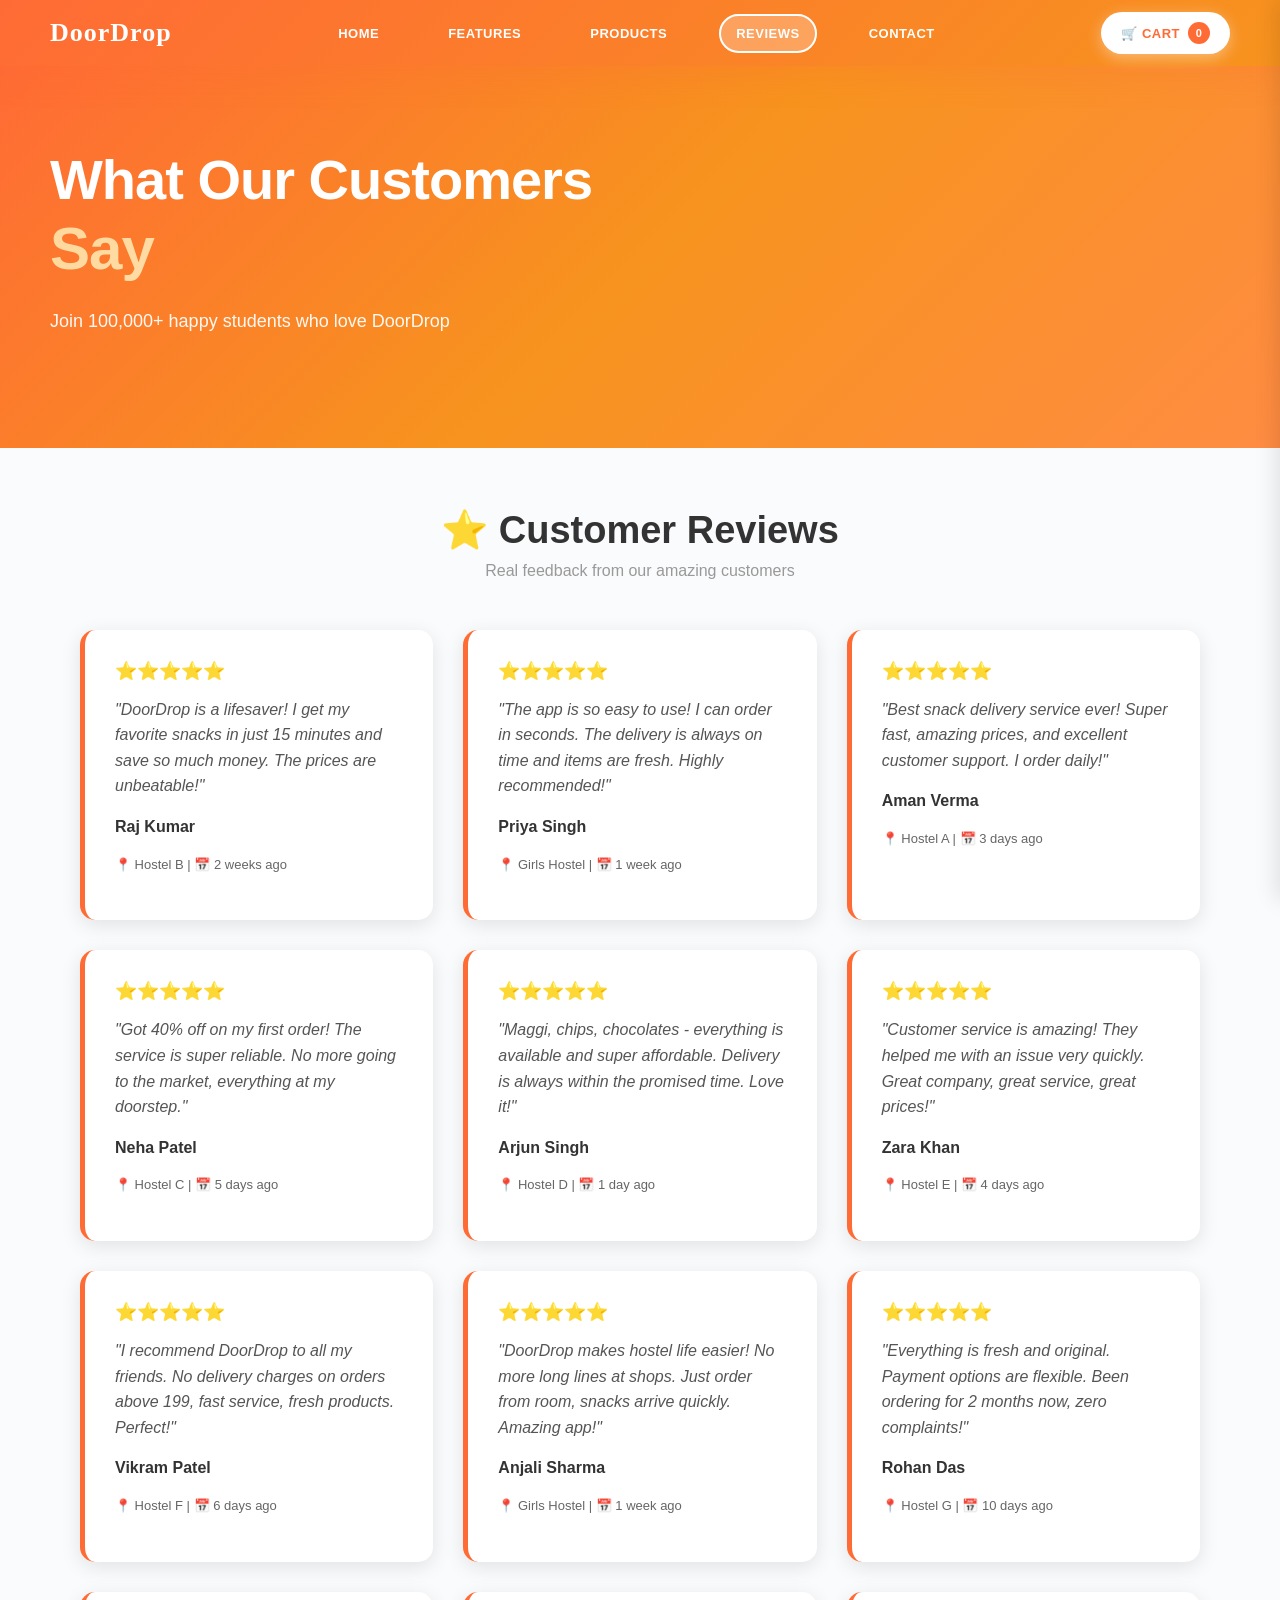
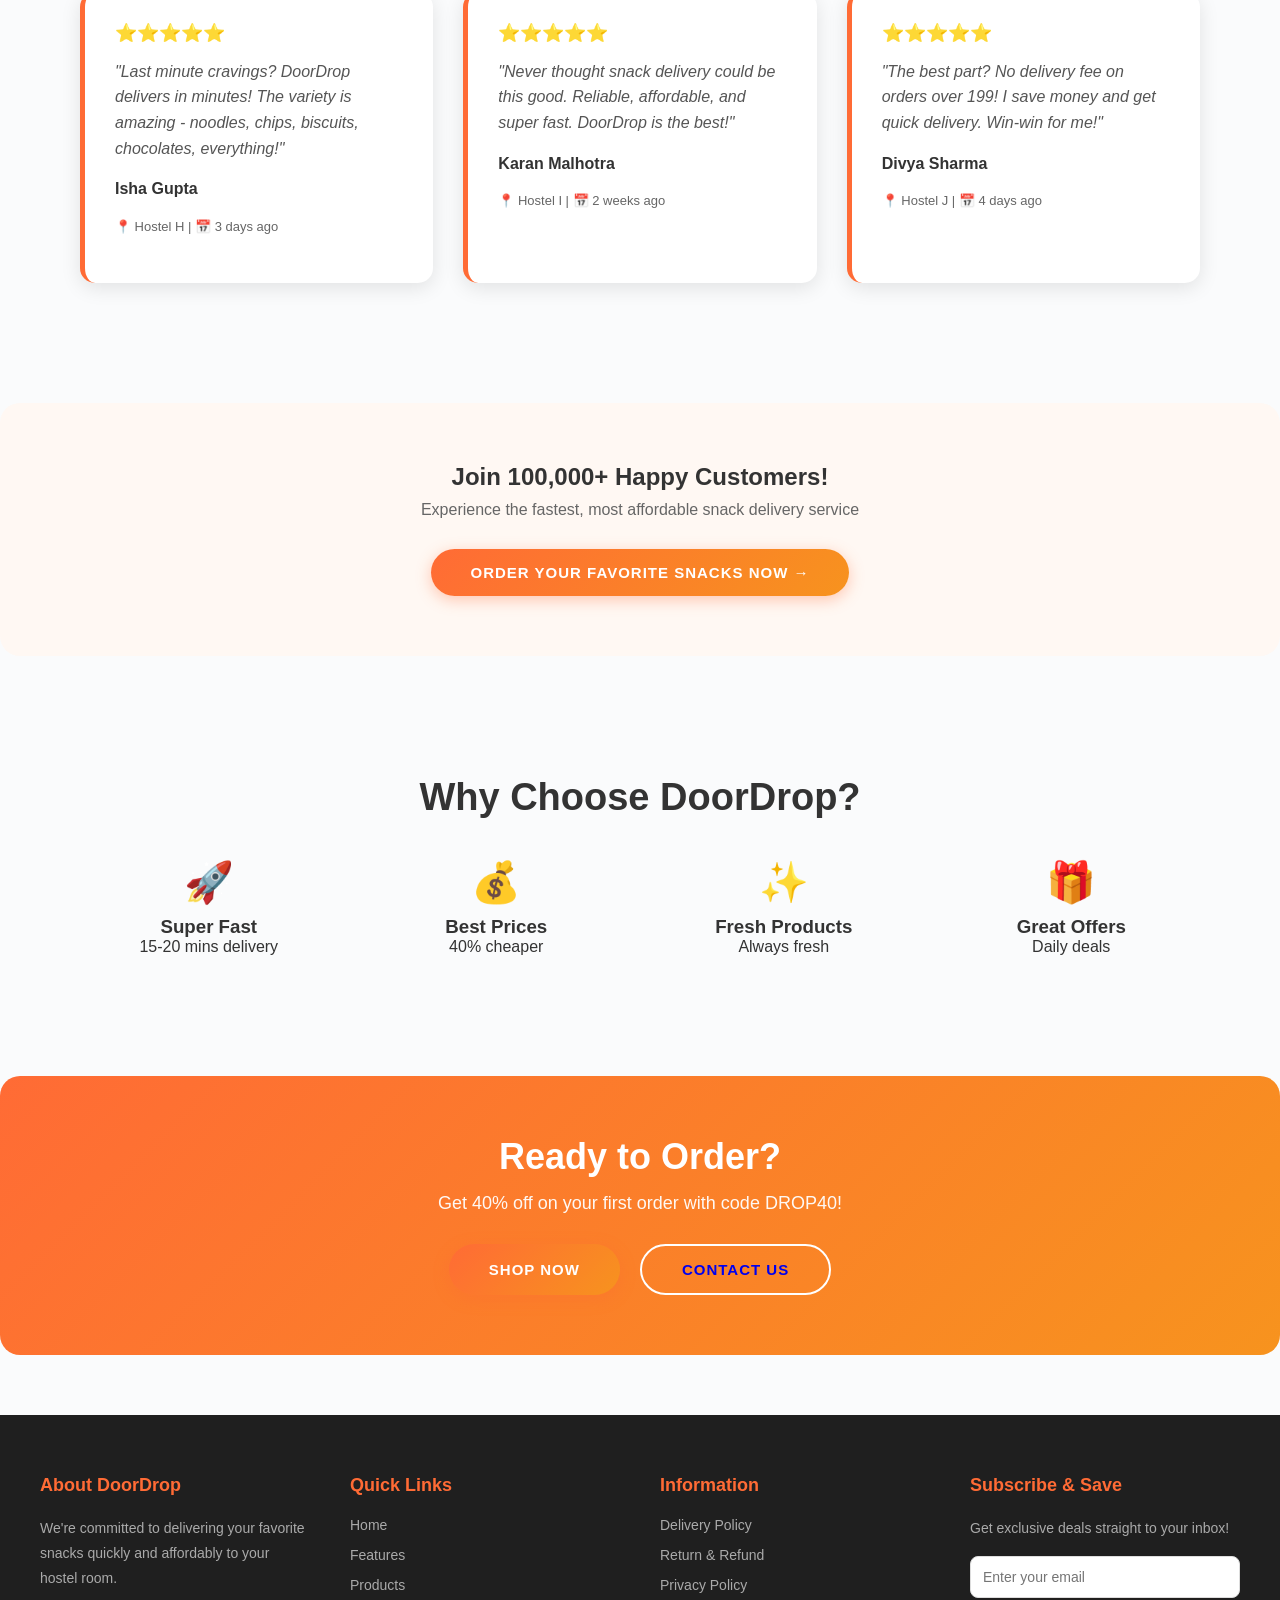
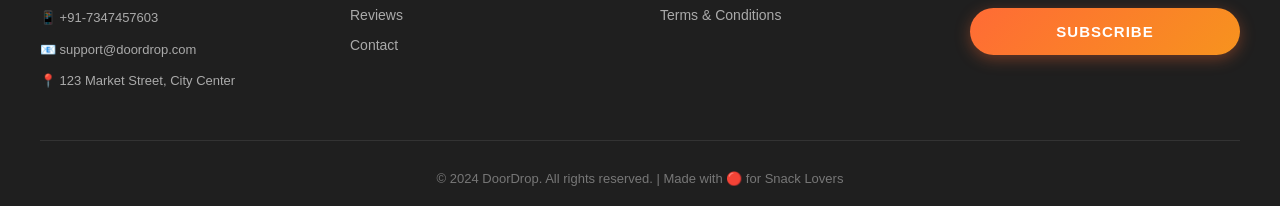
<file: reviews.html>
<!DOCTYPE html>
<html lang="en">

<head>
    <meta charset="UTF-8">
    <meta name="viewport" content="width=device-width, initial-scale=1.0">
    <title>Reviews - DoorDrop</title>
    <link
    <link rel="stylesheet" href="style.css">
</head>

<body>

    <nav class="navbar">
        <div class="nav-container">
            <div class="logo" onclick="window.location.href='index.html'"> Door<span>Drop</span></div>
          
            <ul class="nav-links" id="navLinks">
                <li><a href="index.html">Home</a></li>
                <li><a href="features.html">Features</a></li>
                <li><a href="products.html">Products</a></li>
                <li><a href="reviews.html" class="active">Reviews</a></li>
                <li><a href="contact.html">Contact</a></li>
            </ul>
            <button class="nav-cart-btn" onclick="openCart()">🛒 Cart <span class="cart-badge"
                    id="cartBadge">0</span></button>
        </div>
    </nav>

    <section class="hero" style="min-height:300px;">
        <div class="hero-content">
            <h1>What Our Customers <span class="highlight">Say</span></h1>
            <p>Join 100,000+ happy students who love DoorDrop</p>
        </div>
    </section>

    <section class="container">
        <h2 class="section-title">⭐ Customer Reviews</h2>
        <p class="section-subtitle">Real feedback from our amazing customers</p>

        <div style="display:grid;grid-template-columns:repeat(auto-fit,minmax(300px,1fr));gap:30px;margin-top:50px;">

            <div class="testimonial-card"
                style="background:white;padding:30px;border-radius:15px;box-shadow:0 5px 20px rgba(0,0,0,0.1);border-left:5px solid #ff6b35;">
                <div class="rating" style="color:#ffc107;font-size:18px;margin-bottom:10px;">⭐⭐⭐⭐⭐</div>
                <p style="font-style:italic;margin:15px 0;">"DoorDrop is a lifesaver! I get my favorite snacks in just
                    15 minutes and save so much money. The prices are unbeatable!"</p>
                <p style="font-weight:600;color:#333;">Raj Kumar</p>
                <p style="color:#666;font-size:13px;">📍 Hostel B | 📅 2 weeks ago</p>
            </div>

            <div class="testimonial-card"
                style="background:white;padding:30px;border-radius:15px;box-shadow:0 5px 20px rgba(0,0,0,0.1);border-left:5px solid #ff6b35;">
                <div class="rating" style="color:#ffc107;font-size:18px;margin-bottom:10px;">⭐⭐⭐⭐⭐</div>
                <p style="font-style:italic;margin:15px 0;">"The app is so easy to use! I can order in seconds. The
                    delivery is always on time and items are fresh. Highly recommended!"</p>
                <p style="font-weight:600;color:#333;">Priya Singh</p>
                <p style="color:#666;font-size:13px;">📍 Girls Hostel | 📅 1 week ago</p>
            </div>

            <div class="testimonial-card"
                style="background:white;padding:30px;border-radius:15px;box-shadow:0 5px 20px rgba(0,0,0,0.1);border-left:5px solid #ff6b35;">
                <div class="rating" style="color:#ffc107;font-size:18px;margin-bottom:10px;">⭐⭐⭐⭐⭐</div>
                <p style="font-style:italic;margin:15px 0;">"Best snack delivery service ever! Super fast, amazing
                    prices, and excellent customer support. I order daily!"</p>
                <p style="font-weight:600;color:#333;">Aman Verma</p>
                <p style="color:#666;font-size:13px;">📍 Hostel A | 📅 3 days ago</p>
            </div>

            <div class="testimonial-card"
                style="background:white;padding:30px;border-radius:15px;box-shadow:0 5px 20px rgba(0,0,0,0.1);border-left:5px solid #ff6b35;">
                <div class="rating" style="color:#ffc107;font-size:18px;margin-bottom:10px;">⭐⭐⭐⭐⭐</div>
                <p style="font-style:italic;margin:15px 0;">"Got 40% off on my first order! The service is super
                    reliable. No more going to the market, everything at my doorstep."</p>
                <p style="font-weight:600;color:#333;">Neha Patel</p>
                <p style="color:#666;font-size:13px;">📍 Hostel C | 📅 5 days ago</p>
            </div>

            <div class="testimonial-card"
                style="background:white;padding:30px;border-radius:15px;box-shadow:0 5px 20px rgba(0,0,0,0.1);border-left:5px solid #ff6b35;">
                <div class="rating" style="color:#ffc107;font-size:18px;margin-bottom:10px;">⭐⭐⭐⭐⭐</div>
                <p style="font-style:italic;margin:15px 0;">"Maggi, chips, chocolates - everything is available and
                    super affordable. Delivery is always within the promised time. Love it!"</p>
                <p style="font-weight:600;color:#333;">Arjun Singh</p>
                <p style="color:#666;font-size:13px;">📍 Hostel D | 📅 1 day ago</p>
            </div>

            <div class="testimonial-card"
                style="background:white;padding:30px;border-radius:15px;box-shadow:0 5px 20px rgba(0,0,0,0.1);border-left:5px solid #ff6b35;">
                <div class="rating" style="color:#ffc107;font-size:18px;margin-bottom:10px;">⭐⭐⭐⭐⭐</div>
                <p style="font-style:italic;margin:15px 0;">"Customer service is amazing! They helped me with an issue
                    very quickly. Great company, great service, great prices!"</p>
                <p style="font-weight:600;color:#333;">Zara Khan</p>
                <p style="color:#666;font-size:13px;">📍 Hostel E | 📅 4 days ago</p>
            </div>

            <div class="testimonial-card"
                style="background:white;padding:30px;border-radius:15px;box-shadow:0 5px 20px rgba(0,0,0,0.1);border-left:5px solid #ff6b35;">
                <div class="rating" style="color:#ffc107;font-size:18px;margin-bottom:10px;">⭐⭐⭐⭐⭐</div>
                <p style="font-style:italic;margin:15px 0;">"I recommend DoorDrop to all my friends. No delivery charges
                    on orders above 199, fast service, fresh products. Perfect!"</p>
                <p style="font-weight:600;color:#333;">Vikram Patel</p>
                <p style="color:#666;font-size:13px;">📍 Hostel F | 📅 6 days ago</p>
            </div>

            <div class="testimonial-card"
                style="background:white;padding:30px;border-radius:15px;box-shadow:0 5px 20px rgba(0,0,0,0.1);border-left:5px solid #ff6b35;">
                <div class="rating" style="color:#ffc107;font-size:18px;margin-bottom:10px;">⭐⭐⭐⭐⭐</div>
                <p style="font-style:italic;margin:15px 0;">"DoorDrop makes hostel life easier! No more long lines at
                    shops. Just order from room, snacks arrive quickly. Amazing app!"</p>
                <p style="font-weight:600;color:#333;">Anjali Sharma</p>
                <p style="color:#666;font-size:13px;">📍 Girls Hostel | 📅 1 week ago</p>
            </div>

            <div class="testimonial-card"
                style="background:white;padding:30px;border-radius:15px;box-shadow:0 5px 20px rgba(0,0,0,0.1);border-left:5px solid #ff6b35;">
                <div class="rating" style="color:#ffc107;font-size:18px;margin-bottom:10px;">⭐⭐⭐⭐⭐</div>
                <p style="font-style:italic;margin:15px 0;">"Everything is fresh and original. Payment options are
                    flexible. Been ordering for 2 months now, zero complaints!"</p>
                <p style="font-weight:600;color:#333;">Rohan Das</p>
                <p style="color:#666;font-size:13px;">📍 Hostel G | 📅 10 days ago</p>
            </div>

            <div class="testimonial-card"
                style="background:white;padding:30px;border-radius:15px;box-shadow:0 5px 20px rgba(0,0,0,0.1);border-left:5px solid #ff6b35;">
                <div class="rating" style="color:#ffc107;font-size:18px;margin-bottom:10px;">⭐⭐⭐⭐⭐</div>
                <p style="font-style:italic;margin:15px 0;">"Last minute cravings? DoorDrop delivers in minutes! The
                    variety is amazing - noodles, chips, biscuits, chocolates, everything!"</p>
                <p style="font-weight:600;color:#333;">Isha Gupta</p>
                <p style="color:#666;font-size:13px;">📍 Hostel H | 📅 3 days ago</p>
            </div>

            <div class="testimonial-card"
                style="background:white;padding:30px;border-radius:15px;box-shadow:0 5px 20px rgba(0,0,0,0.1);border-left:5px solid #ff6b35;">
                <div class="rating" style="color:#ffc107;font-size:18px;margin-bottom:10px;">⭐⭐⭐⭐⭐</div>
                <p style="font-style:italic;margin:15px 0;">"Never thought snack delivery could be this good. Reliable,
                    affordable, and super fast. DoorDrop is the best!"</p>
                <p style="font-weight:600;color:#333;">Karan Malhotra</p>
                <p style="color:#666;font-size:13px;">📍 Hostel I | 📅 2 weeks ago</p>
            </div>

            <div class="testimonial-card"
                style="background:white;padding:30px;border-radius:15px;box-shadow:0 5px 20px rgba(0,0,0,0.1);border-left:5px solid #ff6b35;">
                <div class="rating" style="color:#ffc107;font-size:18px;margin-bottom:10px;">⭐⭐⭐⭐⭐</div>
                <p style="font-style:italic;margin:15px 0;">"The best part? No delivery fee on orders over 199! I save
                    money and get quick delivery. Win-win for me!"</p>
                <p style="font-weight:600;color:#333;">Divya Sharma</p>
                <p style="color:#666;font-size:13px;">📍 Hostel J | 📅 4 days ago</p>
            </div>

        </div>
    </section>

    <section style="background:#fff8f3;padding:60px 40px;border-radius:20px;margin:60px 0;text-align:center;">
        <h2 style="margin-bottom:10px;">Join 100,000+ Happy Customers!</h2>
        <p style="margin-bottom:30px;color:#666;">Experience the fastest, most affordable snack delivery service</p>
        <a href="products.html" class="btn-primary">Order Your Favorite Snacks Now →</a>
    </section>

    <section class="container">
        <h2 class="section-title">Why Choose DoorDrop?</h2>
        <div style="display:grid;grid-template-columns:repeat(auto-fit,minmax(200px,1fr));gap:30px;margin-top:40px;">
            <div style="text-align:center;">
                <div style="font-size:40px;margin-bottom:10px;">🚀</div>
                <h3>Super Fast</h3>
                <p>15-20 mins delivery</p>
            </div>
            <div style="text-align:center;">
                <div style="font-size:40px;margin-bottom:10px;">💰</div>
                <h3>Best Prices</h3>
                <p>40% cheaper</p>
            </div>
            <div style="text-align:center;">
                <div style="font-size:40px;margin-bottom:10px;">✨</div>
                <h3>Fresh Products</h3>
                <p>Always fresh</p>
            </div>
            <div style="text-align:center;">
                <div style="font-size:40px;margin-bottom:10px;">🎁</div>
                <h3>Great Offers</h3>
                <p>Daily deals</p>
            </div>
        </div>
    </section>

    <section class="cta-section">
        <h2>Ready to Order?</h2>
        <p>Get 40% off on your first order with code DROP40!</p>
        <div class="cta-buttons" style="justify-content:center;">
            <a href="products.html" class="btn-primary">Shop Now</a>
            <a href="contact.html" class="btn-secondary">Contact Us</a>
        </div>
    </section>

    <footer class="footer">
        <div class="footer-content">
            <div class="footer-section">
                <h3>About DoorDrop</h3>
                <p>We're committed to delivering your favorite snacks quickly and affordably to your hostel room.</p>
                <div class="contact-info">
                    <p>📱 +91-7347457603</p>
                    <p>📧 support@doordrop.com</p>
                    <p>📍 123 Market Street, City Center</p>
                </div>
            </div>
            <div class="footer-section">
                <h3>Quick Links</h3>
                <ul>
                    <li><a href="index.html">Home</a></li>
                    <li><a href="features.html">Features</a></li>
                    <li><a href="products.html">Products</a></li>
                    <li><a href="reviews.html">Reviews</a></li>
                    <li><a href="contact.html">Contact</a></li>
                </ul>
            </div>
            <div class="footer-section">
                <h3>Information</h3>
                <ul>
                    <li><a href="#">Delivery Policy</a></li>
                    <li><a href="#">Return & Refund</a></li>
                    <li><a href="#">Privacy Policy</a></li>
                    <li><a href="#">Terms & Conditions</a></li>
                </ul>
            </div>
            <div class="footer-section">
                <h3>Subscribe & Save</h3>
                <p>Get exclusive deals straight to your inbox!</p>
                <div class="form-group" style="margin-bottom:0;">
                    <input type="email" id="newsletterEmail" placeholder="Enter your email" style="margin-bottom:10px;">
                    <button class="btn-primary" onclick="subscribeNewsletter()" style="width:100%;">Subscribe</button>
                </div>
            </div>
        </div>
        <div class="footer-bottom">
            <p>&copy; 2024 DoorDrop. All rights reserved. | Made with 🔴 for Snack Lovers</p>
        </div>
    </footer>

    <div id="toast" class="toast"></div>
    <div class="cart-overlay" id="cartOverlay" onclick="closeCart()"></div>
    <aside class="cart-sidebar" id="cartSidebar">
        <div class="cart-sidebar-head">
            <div>
                <h3>🛒 Your Cart</h3>
                <div class="cart-head-count" id="cartHeadCount">0 items</div>
            </div>
            <button class="cart-close-btn" onclick="closeCart()">✕</button>
        </div>
        <div class="cart-items-scroll" id="cartItemsList">
            <div class="cart-empty-state">
                <div class="cart-empty-icon">🛒</div>
                <p>Your cart is empty.<br>Start adding snacks!</p>
            </div>
        </div>
        <div class="cart-sidebar-foot">
            <div class="cart-total-row">
                <span>Total</span>
                <span class="cart-total-amount" id="cartTotalAmt">₹0</span>
            </div>
            <div class="cart-free-del">🚚 Free delivery on orders above ₹199</div>
            <button class="cart-checkout-btn" onclick="openCheckout()">Proceed to Checkout →</button>
        </div>
    </aside>

    <div class="checkout-modal-bg" id="checkoutModalBg">
        <div class="checkout-modal">
            <div class="checkout-modal-head">
                <h3>📋 Complete Your Order</h3>
                <button class="cart-close-btn" onclick="closeCheckout()">✕</button>
            </div>
            <div class="checkout-modal-body">
                <div class="checkout-order-box" id="checkoutSummaryBox"></div>
                <div class="form-group">
                    <label>Full Name *</label>
                    <input type="text" id="co_name" placeholder="Your full name">
                </div>
                <div class="form-group">
                    <label>Phone Number *</label>
                    <input type="tel" id="co_phone" placeholder="10-digit mobile number" maxlength="10">
                </div>
                <div class="form-group">
                    <label>Email Address</label>
                    <input type="email" id="co_email" placeholder="Your email (optional)">
                </div>
                <div class="form-group">
                    <label>🏠 Hostel Name *</label>
                    <select id="co_hostel">
                        <option value="">Select your hostel</option>
                        <option>Archimedes Hostel</option>
                        <option>Franklin Hostel</option>
                        <option>Magellan Hostel</option>
                        <option>Aristotle Hostel</option>
                        <option>Alfred Nobel Hostel</option>
                        <option>Marco Polo Hostel</option>
                        <option>Armstrong Hostel</option>
                        <option>Vasco da Gama Hostel</option>
                        <option>Columbus Hostel</option>
                        <option>IBN Hostel</option>
                        <option>NGH Hostel</option>
                        <option>PI Hostel</option>
                    </select>
                </div>
                <div class="hostel-fields-row">
                    <div class="form-group" style="margin-bottom:0;">
                        <label>🏢 Floor *</label>
                        <select id="co_floor">
                            <option value="">Select floor</option>
                            <option value="Ground">Ground Floor</option>
                            <option value="1st">1st Floor</option>
                            <option value="2nd">2nd Floor</option>
                            <option value="3rd">3rd Floor</option>
                            <option value="4th">4th Floor</option>
                            <option value="5th">5th Floor</option>
                            <option value="6th">6th Floor</option>
                            <option value="7th">7th Floor</option>
                            <option value="8th">8th Floor</option>
                            <option value="9th">9th Floor</option>
                        </select>
                    </div>
                    <div class="form-group" style="margin-bottom:0;">
                        <label>🚪 Room Number *</label>
                        <input type="text" id="co_room" placeholder="e.g. 204">
                    </div>
                </div>
                <div class="form-group" style="margin-top:20px;">
                    <label>Payment Method *</label>
                    <select id="co_payment">
                        <option value="">Select payment method</option>
                        <option value="cod">Cash on Delivery</option>
                        <option value="upi">UPI Payment</option>
                        <option value="card">Credit / Debit Card</option>
                        <option value="netbanking">Net Banking</option>
                    </select>
                </div>
                <div class="form-group">
                    <label>Promo Code</label>
                    <div class="promo-row">
                        <input type="text" id="co_promo" placeholder="e.g. DROP40">
                        <button class="btn-small" onclick="applyPromo()">Apply</button>
                    </div>
                </div>
                <button class="cart-checkout-btn" onclick="placeOrder()" style="margin-top:20px;">✅ Place Order</button>
            </div>
        </div>
    </div>

    <div class="success-modal-bg" id="successModalBg">
        <div class="success-modal-box">
            <div class="success-check">✅</div>
            <h2>Order Placed Successfully!</h2>
            <p>Thank you for shopping with DoorDrop. Your snacks are on the way to your room!</p>
            <div class="success-order-id" id="successOrderId">DD000000</div>
            <div class="success-delivery-note" id="successDeliveryNote"></div>
            <button class="btn-primary" onclick="closeSuccess()">Back to Home</button>
        </div>
    </div>

    <script src="script.js"></script>
</body>

</html>
</file>
<file: index.css>
* {
    margin: 0;
    padding: 0;
    box-sizing: border-box;
}

body {
    font-family: 'Poppins', sans-serif;
    background-color: #fafbfc;
    color: #333;
    overflow-x: hidden;
}

html {
    scroll-behavior: smooth;
}

.navbar {
    background: linear-gradient(135deg, #ff6b35 0%, #f7931e 100%);
    padding: 12px 50px;
    position: sticky;
    top: 0;
    z-index: 1000;
    box-shadow: 0 8px 32px rgba(255, 107, 53, 0.25);
}

.nav-container {
    max-width: 1200px;
    margin: 0 auto;
    display: flex;
    justify-content: space-between;
    align-items: center;
    gap: 20px;
}

.logo {
    color: white;
    font-size: 26px;
    font-weight: 800;
    font-family: 'Playfair Display', serif;
    letter-spacing: 1px;
    cursor: pointer;
    flex-shrink: 0;
    transition: transform 0.3s ease;
}

.logo:hover {
    transform: scale(1.05);
}

.logo span {
    color: #fff;
    font-weight: 900;
}

.nav-links {
    display: flex;
    gap: 35px;
    list-style: none;
    flex: 1;
    justify-content: center;
}

.nav-links a {
    color: white;
    text-decoration: none;
    font-size: 13px;
    font-weight: 600;
    padding: 10px 15px;
    border-radius: 25px;
    transition: all 0.3s;
    text-transform: uppercase;
    letter-spacing: 0.5px;
    border: 2px solid transparent;
}

.nav-links a:hover,
.nav-links a.active {
    background-color: rgba(255, 255, 255, 0.25);
    transform: translateY(-2px);
    border-color: white;
}

.nav-cart-btn {
    display: flex;
    align-items: center;
    gap: 8px;
    background: white;
    color: #ff6b35;
    border: none;
    padding: 10px 20px;
    border-radius: 50px;
    font-family: 'Poppins', sans-serif;
    font-size: 13px;
    font-weight: 700;
    cursor: pointer;
    transition: all 0.3s;
    flex-shrink: 0;
    text-transform: uppercase;
    letter-spacing: 0.5px;
    box-shadow: 0 4px 15px rgba(255, 255, 255, 0.4);
}

.nav-cart-btn:hover {
    transform: translateY(-2px);
    box-shadow: 0 8px 24px rgba(255, 255, 255, 0.6);
    background: #fafafa;
}

.cart-badge {
    background: #ff6b35;
    color: white;
    border-radius: 50%;
    min-width: 22px;
    height: 22px;
    font-size: 11px;
    font-weight: 800;
    display: inline-flex;
    align-items: center;
    justify-content: center;
    padding: 0 4px;
    transition: transform 0.2s;
}

.cart-badge.pop {
    animation: badgePop 0.25s ease;
}

.hamburger {
    display: none;
    flex-direction: column;
    gap: 5px;
    cursor: pointer;
}

.hamburger span {
    width: 25px;
    height: 3px;
    background: white;
    border-radius: 2px;
    transition: all 0.3s;
}

.hero {
    background: linear-gradient(135deg, #ff6b35 0%, #f7931e 50%, #ff8c42 100%);
    color: white;
    padding: 80px 50px;
    display: flex;
    align-items: center;
    justify-content: space-between;
    gap: 60px;
    position: relative;
    overflow: hidden;
    min-height: 600px;
}

.hero-content {
    flex: 1;
    z-index: 2;
}

.hero h1 {
    font-size: 56px;
    font-weight: 800;
    margin-bottom: 20px;
    letter-spacing: -1px;
    line-height: 1.2;
    animation: slideInLeft 0.8s ease-out;
}

.hero .highlight {
    color: #fff;
    font-size: 60px;
    display: block;
    background: linear-gradient(135deg, #ffd89b, #fff9e6);
    -webkit-background-clip: text;
    -webkit-text-fill-color: transparent;
    background-clip: text;
}

.hero p {
    font-size: 18px;
    opacity: 0.95;
    margin-bottom: 30px;
    line-height: 1.8;
    font-weight: 300;
    animation: slideInLeft 0.8s ease-out 0.1s both;
}

.hero-image {
    flex: 1;
    position: relative;
    height: 400px;
    z-index: 2;
}

.floating-item {
    position: absolute;
    font-size: 70px;
    animation: float 3s ease-in-out infinite;
    filter: drop-shadow(0 4px 8px rgba(0,0,0,0.1));
}

.cta-buttons {
    display: flex;
    gap: 20px;
    flex-wrap: wrap;
    animation: slideInLeft 0.8s ease-out 0.2s both;
}

.btn-primary,
.btn-secondary {
    padding: 15px 40px;
    border-radius: 50px;
    cursor: pointer;
    font-size: 15px;
    font-weight: 700;
    transition: all 0.3s;
    text-transform: uppercase;
    letter-spacing: 1px;
    text-decoration: none;
    display: inline-flex;
    align-items: center;
    justify-content: center;
    border: none;
}

.btn-primary {
    background: linear-gradient(135deg, #ff6b35 0%, #f7931e 100%);
    color: white;
    box-shadow: 0 4px 15px rgba(255, 107, 53, 0.35);
}

.btn-primary:hover {
    transform: translateY(-3px);
    box-shadow: 0 8px 25px rgba(255, 107, 53, 0.45);
}

.btn-secondary {
    background: transparent;
    border: 2px solid white;
}

.btn-secondary:hover {
    background: rgba(255, 255, 255, 0.1);
    transform: translateY(-3px);
}

.btn-small {
    padding: 8px 20px;
    font-size: 12px;
    border-radius: 25px;
    background: #ff6b35;
    color: white;
    border: none;
    cursor: pointer;
    transition: all 0.3s;
    font-weight: 600;
}

.btn-small:hover {
    background: #f7931e;
    transform: scale(1.05);
}

.stats {
    display: grid;
    grid-template-columns: repeat(auto-fit, minmax(200px, 1fr));
    gap: 30px;
    max-width: 1200px;
    margin: 0 auto;
    padding: 50px;
    background: white;
    border-radius: 20px;
    margin-top: -80px;
    position: relative;
    z-index: 10;
    box-shadow: 0 10px 40px rgba(255, 107, 53, 0.1);
}

.stat-item {
    text-align: center;
    padding: 30px;
    background: linear-gradient(135deg, #fff5f0, #fff9f3);
    border-radius: 15px;
    cursor: pointer;
    transition: all 0.3s;
    border: 1px solid #ffe4d1;
}

.stat-item:hover {
    transform: translateY(-5px);
    box-shadow: 0 8px 20px rgba(255, 107, 53, 0.15);
    border-color: #ff6b35;
}

.stat-item h3 {
    font-size: 32px;
    color: #ff6b35;
    font-weight: 800;
    margin-bottom: 10px;
}

.stat-item p {
    color: #666;
    font-size: 14px;
    font-weight: 500;
}

.container {
    max-width: 1200px;
    margin: 0 auto;
    padding: 60px 40px;
}

.section-title {
    font-size: 38px;
    font-weight: 800;
    color: #333;
    margin-bottom: 10px;
    text-align: center;
}

.section-subtitle {
    text-align: center;
    color: #999;
    font-size: 16px;
    margin-bottom: 40px;
    font-weight: 500;
}

.features-preview {
    display: grid;
    grid-template-columns: repeat(auto-fit, minmax(260px, 1fr));
    gap: 30px;
    margin-bottom: 20px;
}

.feature-card {
    background: white;
    padding: 40px 30px;
    border-radius: 16px;
    text-align: center;
    transition: all 0.3s;
    border: 1px solid #f0f0f0;
    box-shadow: 0 2px 10px rgba(0, 0, 0, 0.05);
    cursor: pointer;
}

.feature-card:hover {
    transform: translateY(-8px);
    box-shadow: 0 15px 40px rgba(255, 107, 53, 0.15);
    border-color: #ff6b35;
}

.feature-icon {
    font-size: 48px;
    margin-bottom: 15px;
    display: block;
}

.feature-card h3 {
    font-size: 18px;
    font-weight: 700;
    margin-bottom: 12px;
    color: #333;
}

.feature-card p {
    color: #666;
    font-size: 14px;
    line-height: 1.6;
    font-weight: 400;
}

.offer-section {
    background: linear-gradient(135deg, #ff6b35 0%, #f7931e 100%);
    padding: 60px 40px;
    text-align: center;
    border-radius: 20px;
    margin: 60px auto;
    max-width: 1200px;
    color: white;
}

.offer-box {
    background: rgba(255, 255, 255, 0.08);
    padding: 40px;
    border-radius: 16px;
    border: 1px solid rgba(255, 255, 255, 0.15);
}

.offer-box h2 {
    font-size: 32px;
    margin-bottom: 15px;
    font-weight: 800;
}

.price-tag {
    font-size: 48px;
    color: #fff;
    font-weight: 900;
    margin-bottom: 10px;
    background: linear-gradient(135deg, #ffd89b, #fff9e6);
    -webkit-background-clip: text;
    -webkit-text-fill-color: transparent;
    background-clip: text;
}

.offer-box p {
    font-size: 18px;
    margin-bottom: 30px;
    opacity: 0.95;
}

.countdown {
    display: flex;
    justify-content: center;
    gap: 20px;
    margin: 30px 0;
}

.timer-box {
    background: rgba(255, 255, 255, 0.12);
    padding: 20px 30px;
    border-radius: 12px;
    backdrop-filter: blur(10px);
    border: 1px solid rgba(255, 255, 255, 0.2);
}

.timer-box span {
    font-size: 32px;
    font-weight: 800;
    display: block;
    color: white;
}

.timer-box p {
    font-size: 12px;
    margin-top: 5px;
    opacity: 0.9;
}

.products-grid {
    display: grid;
    grid-template-columns: repeat(auto-fill, minmax(240px, 1fr));
    gap: 25px;
}

.product-card {
    background: white;
    border-radius: 16px;
    overflow: hidden;
    transition: all 0.3s;
    box-shadow: 0 2px 12px rgba(0, 0, 0, 0.08);
    border: 1px solid #f0f0f0;
}

.product-card:hover {
    transform: translateY(-8px);
    box-shadow: 0 15px 40px rgba(255, 107, 53, 0.15);
}

.product-image {
    height: 180px;
    background: linear-gradient(135deg, #fff5f0, #fff9f3);
    display: flex;
    align-items: center;
    justify-content: center;
    font-size: 60px;
    position: relative;
    overflow: hidden;
}

.product-badge {
    position: absolute;
    top: 10px;
    right: 10px;
    background: linear-gradient(135deg, #ff6b35, #f7931e);
    color: white;
    padding: 6px 12px;
    border-radius: 20px;
    font-size: 11px;
    font-weight: 700;
    text-transform: uppercase;
}

.product-body {
    padding: 20px;
}

.product-body h3 {
    font-size: 16px;
    font-weight: 700;
    margin-bottom: 8px;
    color: #333;
}

.product-body p {
    font-size: 13px;
    color: #666;
    margin-bottom: 8px;
    font-weight: 500;
}

.product-body p.desc {
    font-size: 13px;
    color: #999;
    font-weight: 400;
    margin-bottom: 15px;
    line-height: 1.5;
}

.price-footer {
    display: flex;
    justify-content: space-between;
    align-items: center;
    border-top: 1px solid #f0f0f0;
    padding-top: 15px;
}

.price {
    font-size: 16px;
    font-weight: 800;
    color: #ff6b35;
}

.testimonials {
    display: grid;
    grid-template-columns: repeat(auto-fit, minmax(300px, 1fr));
    gap: 25px;
}

.testimonial-card {
    background: white;
    padding: 30px;
    border-radius: 12px;
    box-shadow: 0 2px 10px rgba(0, 0, 0, 0.05);
    border-left: 4px solid #ff6b35;
    transition: all 0.3s;
}

.testimonial-card:hover {
    transform: translateY(-5px);
    box-shadow: 0 10px 30px rgba(255, 107, 53, 0.1);
}

.rating {
    color: #ffc107;
    margin-bottom: 15px;
    font-size: 16px;
}

.testimonial-card p {
    margin-bottom: 15px;
    line-height: 1.6;
    color: #555;
}

.author {
    font-weight: 700;
    color: #333;
    margin-bottom: 5px;
}

.cta-section {
    background: linear-gradient(135deg, #ff6b35 0%, #f7931e 100%);
    padding: 60px 40px;
    text-align: center;
    border-radius: 20px;
    margin: 60px 0;
    color: white;
}

.cta-section h2 {
    font-size: 36px;
    font-weight: 800;
    margin-bottom: 15px;
}

.cta-section p {
    font-size: 18px;
    margin-bottom: 30px;
    opacity: 0.95;
}

.footer {
    background: #1f1f1f;
    color: white;
    padding: 60px 40px 20px;
}

.footer-content {
    display: grid;
    grid-template-columns: repeat(auto-fit, minmax(250px, 1fr));
    gap: 40px;
    max-width: 1200px;
    margin: 0 auto 40px;
}

.footer-section h3 {
    font-size: 18px;
    font-weight: 700;
    margin-bottom: 20px;
    color: #ff6b35;
}

.footer-section p {
    font-size: 14px;
    line-height: 1.8;
    color: #aaa;
    margin-bottom: 15px;
}

.footer-section ul {
    list-style: none;
}

.footer-section ul li {
    margin-bottom: 12px;
}

.footer-section a {
    color: #aaa;
    text-decoration: none;
    transition: color 0.3s;
    font-size: 14px;
}

.footer-section a:hover {
    color: #ff6b35;
}

.contact-info p {
    font-size: 13px;
    color: #aaa;
    margin-bottom: 8px;
}

.footer-bottom {
    text-align: center;
    padding-top: 30px;
    border-top: 1px solid #333;
    color: #777;
    font-size: 13px;
}

.cart-overlay {
    position: fixed;
    top: 0;
    left: 0;
    right: 0;
    bottom: 0;
    background: rgba(0, 0, 0, 0.5);
    z-index: 1900;
    display: none;
    animation: fadeIn 0.3s ease;
}

.cart-sidebar {
    position: fixed;
    right: 0;
    top: 0;
    width: 400px;
    height: 100vh;
    background: white;
    z-index: 2000;
    box-shadow: -5px 0 20px rgba(0, 0, 0, 0.1);
    transform: translateX(100%);
    transition: transform 0.3s ease;
    display: flex;
    flex-direction: column;
}

.cart-sidebar.open {
    transform: translateX(0);
}

.cart-sidebar-head {
    display: flex;
    justify-content: space-between;
    align-items: center;
    padding: 20px;
    background: linear-gradient(135deg, #ff6b35, #f7931e);
    color: white;
}

.cart-sidebar-head h3 {
    font-size: 18px;
    font-weight: 700;
}

.cart-head-count {
    font-size: 12px;
    opacity: 0.9;
}

.cart-close-btn {
    background: none;
    border: none;
    color: white;
    font-size: 24px;
    cursor: pointer;
    transition: transform 0.2s;
}

.cart-close-btn:hover {
    transform: scale(1.2);
}

.cart-items-scroll {
    flex: 1;
    overflow-y: auto;
    padding: 20px;
}

.cart-empty-state {
    text-align: center;
    padding: 60px 20px;
}

.cart-empty-icon {
    font-size: 60px;
    margin-bottom: 15px;
}

.cart-empty-state p {
    color: #999;
    font-size: 14px;
}

.cart-item {
    background: #f9f9f9;
    padding: 15px;
    border-radius: 10px;
    margin-bottom: 15px;
    display: flex;
    justify-content: space-between;
    align-items: center;
}

.cart-item-details {
    flex: 1;
}

.cart-item-name {
    font-weight: 600;
    font-size: 14px;
    margin-bottom: 5px;
}

.cart-item-price {
    color: #ff6b35;
    font-weight: 700;
    font-size: 14px;
}

.cart-sidebar-foot {
    border-top: 1px solid #eee;
    padding: 20px;
}

.cart-total-row {
    display: flex;
    justify-content: space-between;
    font-weight: 700;
    font-size: 16px;
    margin-bottom: 10px;
}

.cart-free-del {
    background: #e8f5e9;
    color: #2e7d32;
    padding: 10px;
    border-radius: 6px;
    font-size: 12px;
    margin-bottom: 15px;
    text-align: center;
    font-weight: 600;
}

.cart-checkout-btn {
    width: 100%;
    padding: 15px;
    background: linear-gradient(135deg, #ff6b35, #f7931e);
    color: white;
    border: none;
    border-radius: 10px;
    font-weight: 700;
    cursor: pointer;
    transition: all 0.3s;
    font-size: 14px;
}

.cart-checkout-btn:hover {
    transform: translateY(-2px);
    box-shadow: 0 8px 20px rgba(255, 107, 53, 0.3);
}

.checkout-modal-bg,
.success-modal-bg {
    position: fixed;
    top: 0;
    left: 0;
    right: 0;
    bottom: 0;
    background: rgba(0, 0, 0, 0.6);
    z-index: 2100;
    display: none;
    align-items: center;
    justify-content: center;
    animation: fadeIn 0.3s ease;
}

.checkout-modal-bg.open,
.success-modal-bg.open {
    display: flex;
}

.checkout-modal,
.success-modal-box {
    background: white;
    border-radius: 16px;
    max-width: 500px;
    width: 90%;
    max-height: 90vh;
    overflow-y: auto;
    box-shadow: 0 20px 60px rgba(0, 0, 0, 0.3);
}

.checkout-modal-head {
    display: flex;
    justify-content: space-between;
    align-items: center;
    padding: 20px;
    background: linear-gradient(135deg, #ff6b35, #f7931e);
    color: white;
    border-bottom: 1px solid #eee;
}

.checkout-modal-head h3 {
    margin: 0;
    font-size: 18px;
    font-weight: 700;
}

.checkout-modal-body {
    padding: 30px;
}

.checkout-order-box {
    background: #f9f9f9;
    padding: 20px;
    border-radius: 10px;
    margin-bottom: 25px;
}

.form-group {
    margin-bottom: 20px;
}

.form-group label {
    display: block;
    margin-bottom: 8px;
    font-weight: 600;
    font-size: 14px;
    color: #333;
}

.form-group input,
.form-group select,
.form-group textarea {
    width: 100%;
    padding: 12px;
    border: 1px solid #ddd;
    border-radius: 8px;
    font-size: 14px;
    font-family: 'Poppins', sans-serif;
    transition: border-color 0.3s;
}

.form-group input:focus,
.form-group select:focus,
.form-group textarea:focus {
    outline: none;
    border-color: #ff6b35;
    box-shadow: 0 0 0 3px rgba(255, 107, 53, 0.1);
}

.hostel-fields-row {
    display: grid;
    grid-template-columns: 1fr 1fr;
    gap: 15px;
}

.promo-row {
    display: flex;
    gap: 10px;
}

.promo-row input {
    flex: 1;
}

.success-modal-box {
    text-align: center;
    padding: 40px 30px;
}

.success-check {
    font-size: 60px;
    margin-bottom: 20px;
    animation: zoomIn 0.5s ease;
}

.success-modal-box h2 {
    font-size: 24px;
    color: #333;
    margin-bottom: 10px;
}

.success-modal-box p {
    color: #666;
    margin-bottom: 20px;
    font-size: 14px;
}

.success-order-id {
    background: #f0f0f0;
    padding: 15px;
    border-radius: 10px;
    font-weight: 700;
    color: #ff6b35;
    margin-bottom: 15px;
    font-size: 16px;
}

.success-delivery-note {
    background: #e8f5e9;
    padding: 12px;
    border-radius: 8px;
    color: #2e7d32;
    font-size: 13px;
    margin-bottom: 20px;
}

.toast {
    position: fixed;
    bottom: 20px;
    left: 20px;
    background: #333;
    color: white;
    padding: 16px 24px;
    border-radius: 10px;
    box-shadow: 0 4px 12px rgba(0, 0, 0, 0.3);
    z-index: 3000;
    display: none;
    animation: slideUp 0.3s ease;
    max-width: 300px;
}

.toast.show {
    display: block;
}

@media (max-width: 768px) {
    .navbar {
        padding: 12px 20px;
    }
    .nav-links {
        display: none;
    }
    .hamburger {
        display: flex;
    }
    .nav-links.active {
        display: flex;
        position: absolute;
        flex-direction: column;
        top: 60px;
        left: 0;
        right: 0;
        background: linear-gradient(135deg, #ff6b35, #f7931e);
        padding: 20px;
        gap: 10px;
    }
    .hero {
        flex-direction: column;
        padding: 40px 20px;
        min-height: auto;
    }
    .hero h1 {
        font-size: 36px;
    }
    .hero .highlight {
        font-size: 40px;
    }
    .hero-image {
        height: 250px;
    }
    .stats {
        margin-top: -40px;
        gap: 15px;
        padding: 30px 20px;
    }
    .container {
        padding: 40px 20px;
    }
    .section-title {
        font-size: 28px;
    }
    .cart-sidebar {
        width: 100%;
    }
    .checkout-modal,
    .success-modal-box {
        width: 95%;
    }
    .products-grid {
        grid-template-columns: repeat(auto-fill, minmax(160px, 1fr));
        gap: 15px;
    }
    .hostel-fields-row {
        grid-template-columns: 1fr;
    }
    .cta-buttons {
        flex-direction: column;
    }
    .btn-primary,
    .btn-secondary {
        width: 100%;
    }
    .features-preview {
        grid-template-columns: 1fr;
    }
    .footer-content {
        grid-template-columns: 1fr;
        gap: 30px;
    }
}
</file>
<file: style.css>
* {
    margin: 0;
    padding: 0;
    box-sizing: border-box;
}

body {
    font-family: 'Poppins', sans-serif;
    background-color: #fafbfc;
    color: #333;
    overflow-x: hidden;
}

html {
    scroll-behavior: smooth;
}

.navbar {
    background: linear-gradient(135deg, #ff6b35 0%, #f7931e 100%);
    padding: 12px 50px;
    position: sticky;
    top: 0;
    z-index: 1000;
    box-shadow: 0 8px 32px rgba(255, 107, 53, 0.25);
}

.nav-container {
    max-width: 1200px;
    margin: 0 auto;
    display: flex;
    justify-content: space-between;
    align-items: center;
    gap: 20px;
}

.logo {
    color: white;
    font-size: 26px;
    font-weight: 800;
    font-family: 'Playfair Display', serif;
    letter-spacing: 1px;
    cursor: pointer;
    flex-shrink: 0;
    transition: transform 0.3s ease;
}

.logo:hover {
    transform: scale(1.05);
}

.logo span {
    color: #fff;
    font-weight: 900;
}

.nav-links {
    display: flex;
    gap: 35px;
    list-style: none;
    flex: 1;
    justify-content: center;
}

.nav-links a {
    color: white;
    text-decoration: none;
    font-size: 13px;
    font-weight: 600;
    padding: 10px 15px;
    border-radius: 25px;
    transition: all 0.3s;
    text-transform: uppercase;
    letter-spacing: 0.5px;
    border: 2px solid transparent;
}

.nav-links a:hover,
.nav-links a.active {
    background-color: rgba(255, 255, 255, 0.25);
    transform: translateY(-2px);
    border-color: white;
}

.nav-cart-btn {
    display: flex;
    align-items: center;
    gap: 8px;
    background: white;
    color: #ff6b35;
    border: none;
    padding: 10px 20px;
    border-radius: 50px;
    font-family: 'Poppins', sans-serif;
    font-size: 13px;
    font-weight: 700;
    cursor: pointer;
    transition: all 0.3s;
    flex-shrink: 0;
    text-transform: uppercase;
    letter-spacing: 0.5px;
    box-shadow: 0 4px 15px rgba(255, 255, 255, 0.4);
}

.nav-cart-btn:hover {
    transform: translateY(-2px);
    box-shadow: 0 8px 24px rgba(255, 255, 255, 0.6);
    background: #fafafa;
}

.cart-badge {
    background: #ff6b35;
    color: white;
    border-radius: 50%;
    min-width: 22px;
    height: 22px;
    font-size: 11px;
    font-weight: 800;
    display: inline-flex;
    align-items: center;
    justify-content: center;
    padding: 0 4px;
    transition: transform 0.2s;
}

.cart-badge.pop {
    animation: badgePop 0.25s ease;
}

@keyframes badgePop {

    0%,
    100% {
        transform: scale(1);
    }

    50% {
        transform: scale(1.5);
    }
}

.hamburger {
    display: none;
    flex-direction: column;
    gap: 5px;
    cursor: pointer;
}

.hamburger span {
    width: 25px;
    height: 3px;
    background: white;
    border-radius: 2px;
    transition: all 0.3s;
}

.hero {
    background: linear-gradient(135deg, #ff6b35 0%, #f7931e 50%, #ff8c42 100%);
    color: white;
    padding: 80px 50px;
    display: flex;
    align-items: center;
    justify-content: space-between;
    gap: 60px;
    position: relative;
    overflow: hidden;
    min-height: 600px;
}



.hero-content {
    flex: 1;
    z-index: 2;
}

.hero h1 {
    font-size: 56px;
    font-weight: 800;
    margin-bottom: 20px;
    letter-spacing: -1px;
    line-height: 1.2;
    animation: slideInLeft 0.8s ease-out;
}

.hero .highlight {
    color: #fff;
    font-size: 60px;
    display: block;
    background: linear-gradient(135deg, #ffd89b, #fff9e6);
    -webkit-background-clip: text;
    -webkit-text-fill-color: transparent;
    background-clip: text;
}

.hero p {
    font-size: 18px;
    opacity: 0.95;
    margin-bottom: 30px;
    line-height: 1.8;
    font-weight: 300;
    animation: slideInLeft 0.8s ease-out 0.1s both;
}

.hero-image {
    flex: 1;
    position: relative;
    height: 400px;
    z-index: 2;
}

.floating-item {
    position: absolute;
    font-size: 70px;
    animation: float 3s ease-in-out infinite;
    filter: drop-shadow(0 4px 8px rgba(0, 0, 0, 0.1));
}

.item1 {
    top: 20px;
    left: 20px;
    animation-delay: 0s;
}

.item2 {
    top: 100px;
    right: 40px;
    animation-delay: 0.5s;
}

.item3 {
    bottom: 50px;
    left: 50px;
    animation-delay: 1s;
}

.item4 {
    top: 180px;
    right: 100px;
    animation-delay: 1.5s;
}

.item5 {
    bottom: 20px;
    right: 20px;
    animation-delay: 2s;
}



.cta-buttons {
    display: flex;
    gap: 20px;
    flex-wrap: wrap;
    animation: slideInLeft 0.8s ease-out 0.2s both;
}

.btn-primary,
.btn-secondary {
    padding: 15px 40px;
    border-radius: 50px;
    cursor: pointer;
    font-size: 15px;
    font-weight: 700;
    transition: all 0.3s;
    text-transform: uppercase;
    letter-spacing: 1px;
    text-decoration: none;
    display: inline-flex;
    align-items: center;
    justify-content: center;
    border: none;
}

.btn-primary {
    background: linear-gradient(135deg, #ff6b35 0%, #f7931e 100%);
    color: white;
    box-shadow: 0 4px 15px rgba(255, 107, 53, 0.35);
}

.btn-primary:hover {
    transform: translateY(-3px);
    box-shadow: 0 8px 25px rgba(255, 107, 53, 0.45);
}

.btn-secondary {
    background: transparent;
    border: 2px solid white;
}

.btn-secondary:hover {
    background: rgba(255, 255, 255, 0.1);
    transform: translateY(-3px);
}

.btn-small {
    padding: 8px 20px;
    font-size: 12px;
    border-radius: 25px;
    background: #ff6b35;
    color: white;
    border: none;
    cursor: pointer;
    transition: all 0.3s;
    font-weight: 600;
}

.btn-small:hover {
    background: #f7931e;
    transform: scale(1.05);
}

.stats {
    display: grid;
    grid-template-columns: repeat(auto-fit, minmax(200px, 1fr));
    gap: 30px;
    max-width: 1200px;
    margin: 0 auto;
    padding: 50px;
    background: white;
    border-radius: 20px;
    margin-top: -80px;
    position: relative;
    z-index: 10;
    box-shadow: 0 10px 40px rgba(255, 107, 53, 0.1);
}

.stat-item {
    text-align: center;
    padding: 30px;
    background: linear-gradient(135deg, #fff5f0, #fff9f3);
    border-radius: 15px;
    cursor: pointer;
    transition: all 0.3s;
    border: 1px solid #ffe4d1;
}

.stat-item:hover {
    transform: translateY(-5px);
    box-shadow: 0 8px 20px rgba(255, 107, 53, 0.15);
    border-color: #ff6b35;
}

.stat-item h3 {
    font-size: 32px;
    color: #ff6b35;
    font-weight: 800;
    margin-bottom: 10px;
}

.stat-item p {
    color: #666;
    font-size: 14px;
    font-weight: 500;
}

.container {
    max-width: 1200px;
    margin: 0 auto;
    padding: 60px 40px;
}

.section-title {
    font-size: 38px;
    font-weight: 800;
    color: #333;
    margin-bottom: 10px;
    text-align: center;
}

.section-subtitle {
    text-align: center;
    color: #999;
    font-size: 16px;
    margin-bottom: 40px;
    font-weight: 500;
}

.features-preview {
    display: grid;
    grid-template-columns: repeat(auto-fit, minmax(260px, 1fr));
    gap: 30px;
    margin-bottom: 20px;
}

.feature-card {
    background: white;
    padding: 40px 30px;
    border-radius: 16px;
    text-align: center;
    transition: all 0.3s;
    border: 1px solid #f0f0f0;
    box-shadow: 0 2px 10px rgba(0, 0, 0, 0.05);
    cursor: pointer;
}

.feature-card:hover {
    transform: translateY(-8px);
    box-shadow: 0 15px 40px rgba(255, 107, 53, 0.15);
    border-color: #ff6b35;
}

.feature-icon {
    font-size: 48px;
    margin-bottom: 15px;
    display: block;
}

.feature-card h3 {
    font-size: 18px;
    font-weight: 700;
    margin-bottom: 12px;
    color: #333;
}

.feature-card p {
    color: #666;
    font-size: 14px;
    line-height: 1.6;
    font-weight: 400;
}

.offer-section {
    background: linear-gradient(135deg, #ff6b35 0%, #f7931e 100%);
    padding: 60px 40px;
    text-align: center;
    border-radius: 20px;
    margin: 60px auto;
    max-width: 1200px;
    color: white;
}

.offer-box {
    background: rgba(255, 255, 255, 0.08);
    padding: 40px;
    border-radius: 16px;
    border: 1px solid rgba(255, 255, 255, 0.15);
}

.offer-box h2 {
    font-size: 32px;
    margin-bottom: 15px;
    font-weight: 800;
}

.price-tag {
    font-size: 48px;
    color: #fff;
    font-weight: 900;
    margin-bottom: 10px;
    background: linear-gradient(135deg, #ffd89b, #fff9e6);
    -webkit-background-clip: text;
    -webkit-text-fill-color: transparent;
    background-clip: text;
}

.offer-box p {
    font-size: 18px;
    margin-bottom: 30px;
    opacity: 0.95;
}

.countdown {
    display: flex;
    justify-content: center;
    gap: 20px;
    margin: 30px 0;
}

.timer-box {
    background: rgba(255, 255, 255, 0.12);
    padding: 20px 30px;
    border-radius: 12px;
    backdrop-filter: blur(10px);
    border: 1px solid rgba(255, 255, 255, 0.2);
}

.timer-box span {
    font-size: 32px;
    font-weight: 800;
    display: block;
    color: white;
}

.timer-box p {
    font-size: 12px;
    margin-top: 5px;
    opacity: 0.9;
}

.products-grid {
    display: grid;
    grid-template-columns: repeat(auto-fill, minmax(240px, 1fr));
    gap: 25px;
}

.product-card {
    background: white;
    border-radius: 16px;
    overflow: hidden;
    transition: all 0.3s;
    box-shadow: 0 2px 12px rgba(0, 0, 0, 0.08);
    border: 1px solid #f0f0f0;
}

.product-card:hover {
    transform: translateY(-8px);
    box-shadow: 0 15px 40px rgba(255, 107, 53, 0.15);
}

.product-image {
    height: 180px;
    background: linear-gradient(135deg, #fff5f0, #fff9f3);
    display: flex;
    align-items: center;
    justify-content: center;
    font-size: 60px;
    position: relative;
    overflow: hidden;
}

.product-badge {
    position: absolute;
    top: 10px;
    right: 10px;
    background: linear-gradient(135deg, #ff6b35, #f7931e);
    color: white;
    padding: 6px 12px;
    border-radius: 20px;
    font-size: 11px;
    font-weight: 700;
    text-transform: uppercase;
}

.product-body {
    padding: 20px;
}

.product-body h3 {
    font-size: 16px;
    font-weight: 700;
    margin-bottom: 8px;
    color: #333;
}

.product-body p {
    font-size: 13px;
    color: #666;
    margin-bottom: 8px;
    font-weight: 500;
}

.product-body p.desc {
    font-size: 13px;
    color: #999;
    font-weight: 400;
    margin-bottom: 15px;
    line-height: 1.5;
}

.price-footer {
    display: flex;
    justify-content: space-between;
    align-items: center;
    border-top: 1px solid #f0f0f0;
    padding-top: 15px;
}

.price {
    font-size: 16px;
    font-weight: 800;
    color: #ff6b35;
}

.testimonials {
    display: grid;
    grid-template-columns: repeat(auto-fit, minmax(300px, 1fr));
    gap: 25px;
}

.testimonial-card {
    background: white;
    padding: 30px;
    border-radius: 12px;
    box-shadow: 0 2px 10px rgba(0, 0, 0, 0.05);
    border-left: 4px solid #ff6b35;
    transition: all 0.3s;
}

.testimonial-card:hover {
    transform: translateY(-5px);
    box-shadow: 0 10px 30px rgba(255, 107, 53, 0.1);
}

.rating {
    color: #ffc107;
    margin-bottom: 15px;
    font-size: 16px;
}

.testimonial-card p {
    margin-bottom: 15px;
    line-height: 1.6;
    color: #555;
}

.author {
    font-weight: 700;
    color: #333;
    margin-bottom: 5px;
}

.cta-section {
    background: linear-gradient(135deg, #ff6b35 0%, #f7931e 100%);
    padding: 60px 40px;
    text-align: center;
    border-radius: 20px;
    margin: 60px 0;
    color: white;
}

.cta-section h2 {
    font-size: 36px;
    font-weight: 800;
    margin-bottom: 15px;
}

.cta-section p {
    font-size: 18px;
    margin-bottom: 30px;
    opacity: 0.95;
}

.footer {
    background: #1f1f1f;
    color: white;
    padding: 60px 40px 20px;
}

.footer-content {
    display: grid;
    grid-template-columns: repeat(auto-fit, minmax(250px, 1fr));
    gap: 40px;
    max-width: 1200px;
    margin: 0 auto 40px;
}

.footer-section h3 {
    font-size: 18px;
    font-weight: 700;
    margin-bottom: 20px;
    color: #ff6b35;
}

.footer-section p {
    font-size: 14px;
    line-height: 1.8;
    color: #aaa;
    margin-bottom: 15px;
}

.footer-section ul {
    list-style: none;
}

.footer-section ul li {
    margin-bottom: 12px;
}

.footer-section a {
    color: #aaa;
    text-decoration: none;
    transition: color 0.3s;
    font-size: 14px;
}

.footer-section a:hover {
    color: #ff6b35;
}

.contact-info p {
    font-size: 13px;
    color: #aaa;
    margin-bottom: 8px;
}

.footer-bottom {
    text-align: center;
    padding-top: 30px;
    border-top: 1px solid #333;
    color: #777;
    font-size: 13px;
}

.cart-overlay {
    position: fixed;
    top: 0;
    left: 0;
    right: 0;
    bottom: 0;
    background: rgba(0, 0, 0, 0.5);
    z-index: 1900;
    display: none;
    animation: fadeIn 0.3s ease;
}

.cart-sidebar {
    position: fixed;
    right: 0;
    top: 0;
    width: 400px;
    height: 100vh;
    background: white;
    z-index: 2000;
    box-shadow: -5px 0 20px rgba(0, 0, 0, 0.1);
    transform: translateX(100%);
    transition: transform 0.3s ease;
    display: flex;
    flex-direction: column;
}

.cart-sidebar.open {
    transform: translateX(0);
}

.cart-sidebar-head {
    display: flex;
    justify-content: space-between;
    align-items: center;
    padding: 20px;
    background: linear-gradient(135deg, #ff6b35, #f7931e);
    color: white;
}

.cart-sidebar-head h3 {
    font-size: 18px;
    font-weight: 700;
}

.cart-head-count {
    font-size: 12px;
    opacity: 0.9;
}

.cart-close-btn {
    background: none;
    border: none;
    color: white;
    font-size: 24px;
    cursor: pointer;
    transition: transform 0.2s;
}

.cart-close-btn:hover {
    transform: scale(1.2);
}

.cart-items-scroll {
    flex: 1;
    overflow-y: auto;
    padding: 20px;
}

.cart-empty-state {
    text-align: center;
    padding: 60px 20px;
}

.cart-empty-icon {
    font-size: 60px;
    margin-bottom: 15px;
}

.cart-empty-state p {
    color: #999;
    font-size: 14px;
}

.cart-item {
    background: #f9f9f9;
    padding: 15px;
    border-radius: 10px;
    margin-bottom: 15px;
    display: flex;
    justify-content: space-between;
    align-items: center;
}

.cart-item-details {
    flex: 1;
}

.cart-item-name {
    font-weight: 600;
    font-size: 14px;
    margin-bottom: 5px;
}

.cart-item-price {
    color: #ff6b35;
    font-weight: 700;
    font-size: 14px;
}

.cart-sidebar-foot {
    border-top: 1px solid #eee;
    padding: 20px;
}

.cart-total-row {
    display: flex;
    justify-content: space-between;
    font-weight: 700;
    font-size: 16px;
    margin-bottom: 10px;
}

.cart-free-del {
    background: #e8f5e9;
    color: #2e7d32;
    padding: 10px;
    border-radius: 6px;
    font-size: 12px;
    margin-bottom: 15px;
    text-align: center;
    font-weight: 600;
}

.cart-checkout-btn {
    width: 100%;
    padding: 15px;
    background: linear-gradient(135deg, #ff6b35, #f7931e);
    color: white;
    border: none;
    border-radius: 10px;
    font-weight: 700;
    cursor: pointer;
    transition: all 0.3s;
    font-size: 14px;
}

.cart-checkout-btn:hover {
    transform: translateY(-2px);
    box-shadow: 0 8px 20px rgba(255, 107, 53, 0.3);
}

.checkout-modal-bg,
.success-modal-bg {
    position: fixed;
    top: 0;
    left: 0;
    right: 0;
    bottom: 0;
    background: rgba(0, 0, 0, 0.6);
    z-index: 2100;
    display: none;
    align-items: center;
    justify-content: center;
    animation: fadeIn 0.3s ease;
}

.checkout-modal-bg.open,
.success-modal-bg.open {
    display: flex;
}

.checkout-modal,
.success-modal-box {
    background: white;
    border-radius: 16px;
    max-width: 500px;
    width: 90%;
    max-height: 90vh;
    overflow-y: auto;
    box-shadow: 0 20px 60px rgba(0, 0, 0, 0.3);
}

.checkout-modal-head,
.success-modal-head {
    display: flex;
    justify-content: space-between;
    align-items: center;
    padding: 20px;
    background: linear-gradient(135deg, #ff6b35, #f7931e);
    color: white;
    border-bottom: 1px solid #eee;
}

.checkout-modal-head h3,
.success-modal-head h3 {
    margin: 0;
    font-size: 18px;
    font-weight: 700;
}

.checkout-modal-body {
    padding: 30px;
}

.checkout-order-box {
    background: #f9f9f9;
    padding: 20px;
    border-radius: 10px;
    margin-bottom: 25px;
}

.form-group {
    margin-bottom: 20px;
}

.form-group label {
    display: block;
    margin-bottom: 8px;
    font-weight: 600;
    font-size: 14px;
    color: #333;
}

.form-group input,
.form-group select,
.form-group textarea {
    width: 100%;
    padding: 12px;
    border: 1px solid #ddd;
    border-radius: 8px;
    font-size: 14px;
    font-family: 'Poppins', sans-serif;
    transition: border-color 0.3s;
}

.form-group input:focus,
.form-group select:focus,
.form-group textarea:focus {
    outline: none;
    border-color: #ff6b35;
    box-shadow: 0 0 0 3px rgba(255, 107, 53, 0.1);
}

.hostel-fields-row {
    display: grid;
    grid-template-columns: 1fr 1fr;
    gap: 15px;
}

.promo-row {
    display: flex;
    gap: 10px;
}

.promo-row input {
    flex: 1;
}

.success-modal-box {
    text-align: center;
    padding: 40px 30px;
}

.success-check {
    font-size: 60px;
    margin-bottom: 20px;
    animation: zoomIn 0.5s ease;
}

.success-modal-box h2 {
    font-size: 24px;
    color: #333;
    margin-bottom: 10px;
}

.success-modal-box p {
    color: #666;
    margin-bottom: 20px;
    font-size: 14px;
}

.success-order-id {
    background: #f0f0f0;
    padding: 15px;
    border-radius: 10px;
    font-weight: 700;
    color: #ff6b35;
    margin-bottom: 15px;
    font-size: 16px;
}

.success-delivery-note {
    background: #e8f5e9;
    padding: 12px;
    border-radius: 8px;
    color: #2e7d32;
    font-size: 13px;
    margin-bottom: 20px;
}

@keyframes fadeIn {
    from {
        opacity: 0;
    }

    to {
        opacity: 1;
    }
}

@keyframes zoomIn {
    from {
        opacity: 0;
        transform: scale(0.5);
    }

    to {
        opacity: 1;
        transform: scale(1);
    }
}

.toast {
    position: fixed;
    bottom: 20px;
    left: 20px;
    background: #333;
    color: white;
    padding: 16px 24px;
    border-radius: 10px;
    box-shadow: 0 4px 12px rgba(0, 0, 0, 0.3);
    z-index: 3000;
    display: none;
    animation: slideUp 0.3s ease;
    max-width: 300px;
}

.toast.show {
    display: block;
}

@keyframes slideUp {
    from {
        transform: translateY(100px);
        opacity: 0;
    }

    to {
        transform: translateY(0);
        opacity: 1;
    }
}

.filter-btn {
    padding: 12px 20px;
    border: none;
    border-radius: 25px;
    cursor: pointer;
    font-weight: 600;
    transition: all 0.3s;
    font-size: 13px;
}

.filter-btn.active {
    background: linear-gradient(135deg, #ff6b35, #f7931e);
    color: rgb(255, 255, 255);
}

@media (max-width: 768px) {
    .navbar {
        padding: 12px 20px;
    }

    .nav-links {
        display: none;
    }

    .hamburger {
        display: flex;
    }

    .nav-links.active {
        display: flex;
        position: absolute;
        flex-direction: column;
        top: 60px;
        left: 0;
        right: 0;
        background: linear-gradient(135deg, #ff6b35, #f7931e);
        padding: 20px;
        gap: 10px;
    }

    .hero {
        flex-direction: column;
        padding: 40px 20px;
        min-height: auto;
    }

    .hero h1 {
        font-size: 36px;
    }

    .hero .highlight {
        font-size: 40px;
    }

    .hero-image {
        height: 250px;
    }

    .stats {
        margin-top: -40px;
        gap: 15px;
        padding: 30px 20px;
    }

    .container {
        padding: 40px 20px;
    }

    .section-title {
        font-size: 28px;
    }

    .cart-sidebar {
        width: 100%;
    }

    .checkout-modal,
    .success-modal-box {
        width: 95%;
    }

    .products-grid {
        grid-template-columns: repeat(auto-fill, minmax(160px, 1fr));
        gap: 15px;
    }

    .hostel-fields-row {
        grid-template-columns: 1fr;
    }

    .cta-buttons {
        flex-direction: column;
    }

    .btn-primary,
    .btn-secondary {
        width: 100%;

    }

    .features-preview {
        grid-template-columns: 1fr;
    }

    .footer-content {
        grid-template-columns: 1fr;
        gap: 30px;
    }
}
</file>
<file: feature.css>
* {
    margin: 0;
    padding: 0;
    box-sizing: border-box;
}

body {
    font-family: 'Poppins', sans-serif;
    background-color: #fafbfc;
    color: #333;
    overflow-x: hidden;
}

html {
    scroll-behavior: smooth;
}

.navbar {
    background: linear-gradient(135deg, #ff6b35 0%, #f7931e 100%);
    padding: 12px 50px;
    position: sticky;
    top: 0;
    z-index: 1000;
    box-shadow: 0 8px 32px rgba(255, 107, 53, 0.25);
}

.nav-container {
    max-width: 1200px;
    margin: 0 auto;
    display: flex;
    justify-content: space-between;
    align-items: center;
    gap: 20px;
}

.logo {
    color: white;
    font-size: 26px;
    font-weight: 800;
    letter-spacing: 1px;
    cursor: pointer;
    flex-shrink: 0;
    transition: transform 0.3s ease;
}

.logo:hover {
    transform: scale(1.05);
}

.logo span {
    color: #fff;
    font-weight: 900;
}

.nav-links {
    display: flex;
    gap: 35px;
    list-style: none;
    flex: 1;
    justify-content: center;
}

.nav-links a {
    color: white;
    text-decoration: none;
    font-size: 13px;
    font-weight: 600;
    padding: 10px 15px;
    border-radius: 25px;
    transition: all 0.3s;
    text-transform: uppercase;
    letter-spacing: 0.5px;
    border: 2px solid transparent;
}

.nav-links a:hover,
.nav-links a.active {
    background-color: rgba(255, 255, 255, 0.25);
    transform: translateY(-2px);
    border-color: white;
}

.nav-cart-btn {
    display: flex;
    align-items: center;
    gap: 8px;
    background: white;
    color: #ff6b35;
    border: none;
    padding: 10px 20px;
    border-radius: 50px;
    font-size: 13px;
    font-weight: 700;
    cursor: pointer;
    transition: all 0.3s;
}

.nav-cart-btn:hover {
    transform: translateY(-2px);
}

.cart-badge {
    background: #ff6b35;
    color: white;
    border-radius: 50%;
    min-width: 22px;
    height: 22px;
    font-size: 11px;
    font-weight: 800;
    display: inline-flex;
    align-items: center;
    justify-content: center;
}

.hero {
    background: linear-gradient(135deg, #ff6b35 0%, #f7931e 50%, #ff8c42 100%);
    color: white;
    padding: 80px 50px;
    display: flex;
    align-items: center;
    justify-content: center;
    text-align: center;
    overflow: hidden;
}

.hero-content {
    z-index: 2;
}

.hero h1 {
    font-size: 56px;
    font-weight: 800;
    margin-bottom: 20px;
    line-height: 1.2;
}
/* 
.hero .highlight {
    background: linear-gradient(135deg, #ffd89b, #fff9e6);
    -webkit-background-clip: text;
    -webkit-text-fill-color: transparent;
} */
.hero .highlight {
    background: linear-gradient(135deg, #ffd89b, #fff9e6);
    -webkit-background-clip: text;
    -webkit-text-fill-color: transparent;
    background-clip: text;
}

.hero p {
    font-size: 18px;
    opacity: 0.95;
    line-height: 1.8;
}

.container {
    max-width: 1200px;
    margin: 0 auto;
    padding: 60px 40px;
}

.section-title {
    font-size: 38px;
    font-weight: 800;
    color: #333;
    margin-bottom: 10px;
    text-align: center;
}

.section-subtitle {
    text-align: center;
    color: #999;
    font-size: 16px;
    margin-bottom: 40px;
    font-weight: 500;
}

.feature-card {
    background: white;
    padding: 40px 30px;
    border-radius: 16px;
    text-align: center;
    transition: all 0.3s;
    border: 1px solid #f0f0f0;
    box-shadow: 0 2px 10px rgba(0, 0, 0, 0.05);
    cursor: pointer;
}

.feature-card:hover {
    transform: translateY(-8px);
    box-shadow: 0 15px 40px rgba(255, 107, 53, 0.15);
    border-color: #ff6b35;
}

.feature-icon {
    font-size: 48px;
    margin-bottom: 15px;
    display: block;
}

.feature-card h3 {
    font-size: 18px;
    font-weight: 700;
    margin-bottom: 12px;
    color: #333;
}

.feature-card p {
    color: #666;
    font-size: 14px;
    line-height: 1.6;
}

.btn-primary,
.btn-secondary {
    padding: 15px 40px;
    border-radius: 50px;
    cursor: pointer;
    font-size: 15px;
    font-weight: 700;
    transition: all 0.3s;
    text-transform: uppercase;
    text-decoration: none;
    display: inline-flex;
    align-items: center;
    justify-content: center;
    border: none;
}

.btn-primary {
    background: linear-gradient(135deg, #ff6b35 0%, #f7931e 100%);
    color: white;
}

.btn-primary:hover {
    transform: translateY(-3px);
}

.btn-secondary {
    background: transparent;
    border: 2px solid white;
    color: white;
}

.btn-secondary:hover {
    background: rgba(255, 255, 255, 0.1);
}

.cta-buttons {
    display: flex;
    gap: 20px;
    flex-wrap: wrap;
}

.cta-section {
    background: linear-gradient(135deg, #ff6b35 0%, #f7931e 100%);
    padding: 60px 40px;
    text-align: center;
    border-radius: 20px;
    margin: 60px 0;
    color: white;
}

.cta-section h2 {
    font-size: 36px;
    font-weight: 800;
    margin-bottom: 15px;
}

.cta-section p {
    font-size: 18px;
    margin-bottom: 30px;
}

.footer {
    background: #1f1f1f;
    color: white;
    padding: 60px 40px 20px;
}

.footer-content {
    display: grid;
    grid-template-columns: repeat(auto-fit, minmax(250px, 1fr));
    gap: 40px;
    max-width: 1200px;
    margin: 0 auto 40px;
}

.footer-section h3 {
    font-size: 18px;
    font-weight: 700;
    margin-bottom: 20px;
    color: #ff6b35;
}

.footer-section p {
    font-size: 14px;
    line-height: 1.8;
    color: #aaa;
    margin-bottom: 15px;
}

.footer-section ul {
    list-style: none;
}

.footer-section ul li {
    margin-bottom: 12px;
}

.footer-section a {
    color: #aaa;
    text-decoration: none;
    transition: color 0.3s;
    font-size: 14px;
}

.footer-section a:hover {
    color: #ff6b35;
}

.contact-info p {
    font-size: 13px;
    color: #aaa;
    margin-bottom: 8px;
}

.footer-bottom {
    text-align: center;
    padding-top: 30px;
    border-top: 1px solid #333;
    color: #777;
    font-size: 13px;
}

.form-group input {
    width: 100%;
    padding: 12px;
    border: 1px solid #ddd;
    border-radius: 8px;
    font-size: 14px;
}

@media (max-width: 768px) {

    .navbar {
        padding: 12px 20px;
    }

    .nav-links {
        display: none;
    }

    .hero {
        padding: 40px 20px;
    }

    .hero h1 {
        font-size: 36px;
    }

    .container {
        padding: 40px 20px;
    }

    .section-title {
        font-size: 28px;
    }

    .footer-content {
        grid-template-columns: 1fr;
    }

    .cta-buttons {
        flex-direction: column;
    }

    .btn-primary,
    .btn-secondary {
        width: 100%;
    }
}
/* ===== STATS SECTION ===== */

.stats-section {
    display: grid;
    grid-template-columns: repeat(auto-fit, minmax(180px, 1fr));
    gap: 25px;
    padding: 60px 40px;
    max-width: 1200px;
    margin: 40px auto;
}

.stat-box {
    background: white;
    padding: 35px 20px;
    text-align: center;
    border-radius: 16px;
    box-shadow: 0 5px 20px rgba(0, 0, 0, 0.08);
    transition: 0.3s;
    border: 1px solid #f0f0f0;
}

.stat-box:hover {
    transform: translateY(-8px);
    border-color: #ff6b35;
}

.stat-box h2 {
    font-size: 38px;
    color: #ff6b35;
    margin-bottom: 10px;
    font-weight: 800;
}

.stat-box p {
    color: #666;
    font-size: 15px;
    font-weight: 600;
}

@media (max-width: 768px) {

    .stats-section {
        padding: 40px 20px;
    }

    .stat-box h2 {
        font-size: 30px;
    }

}
</file>
